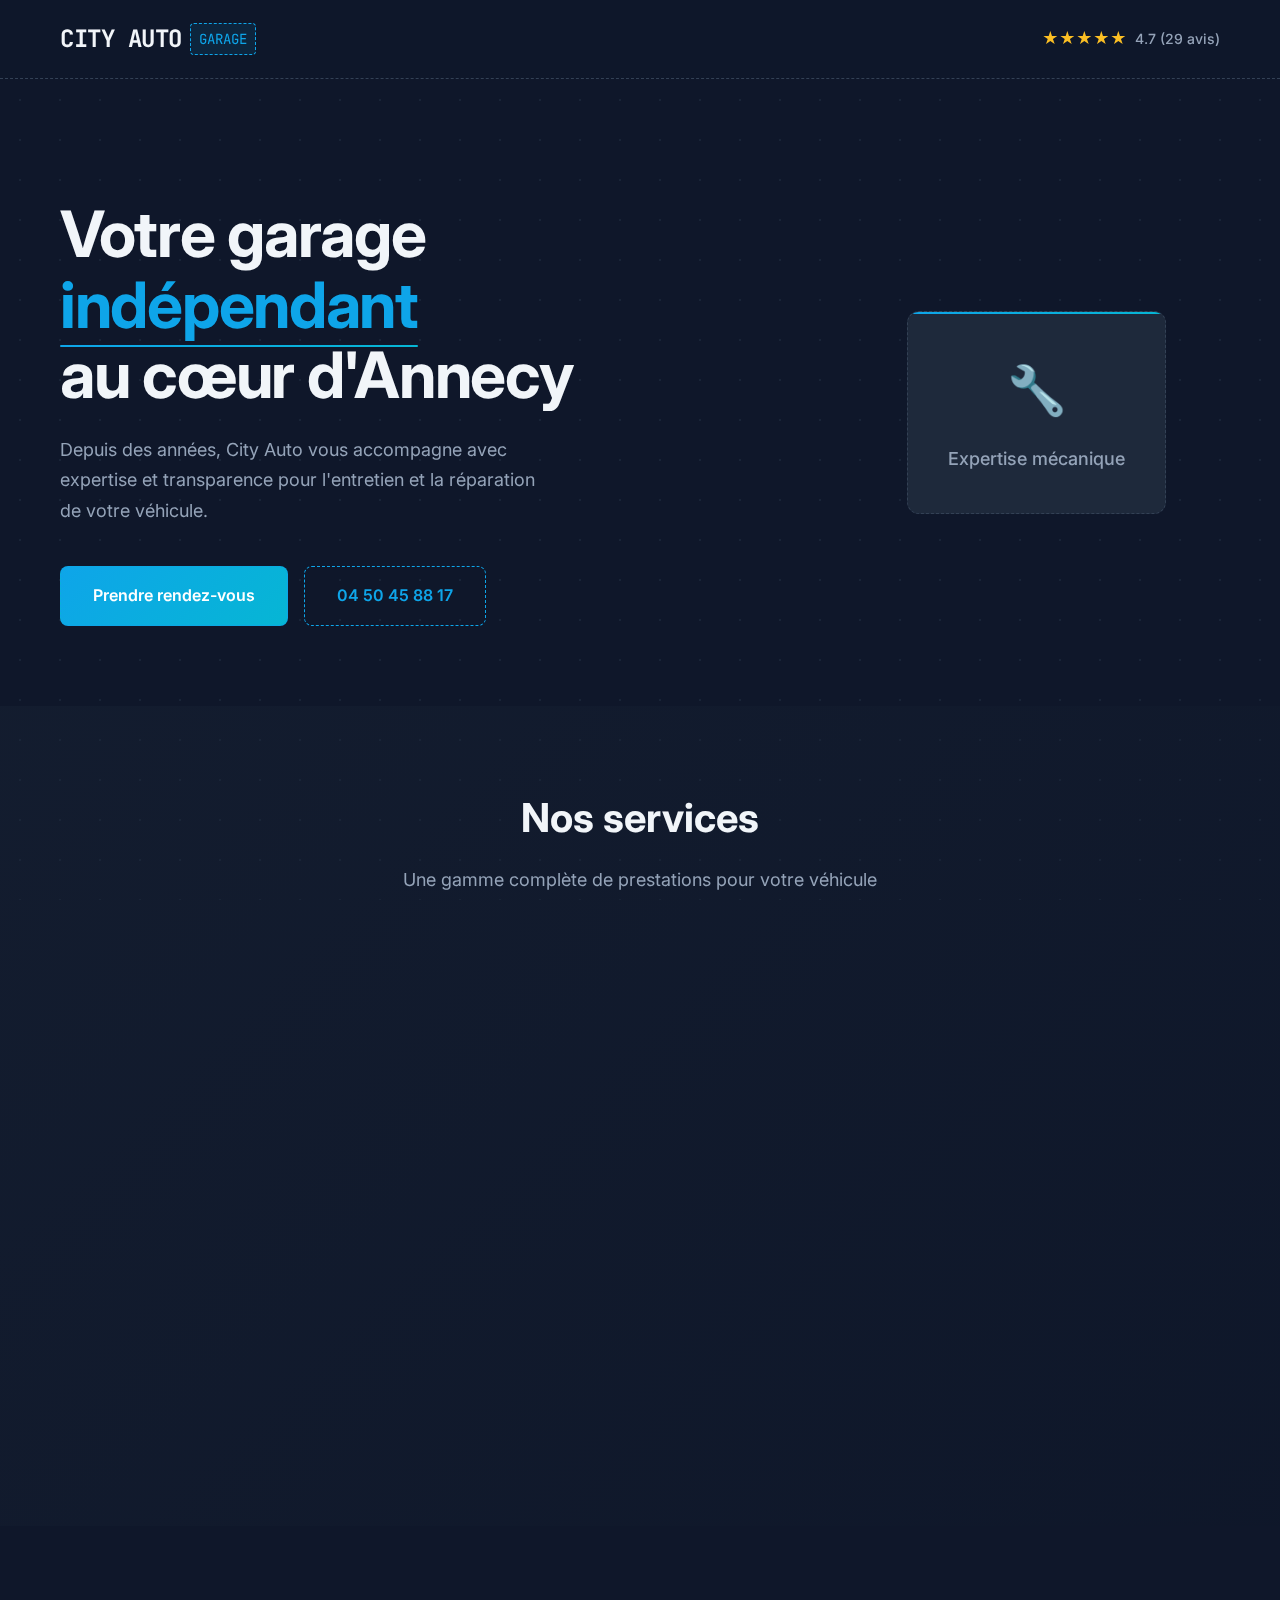
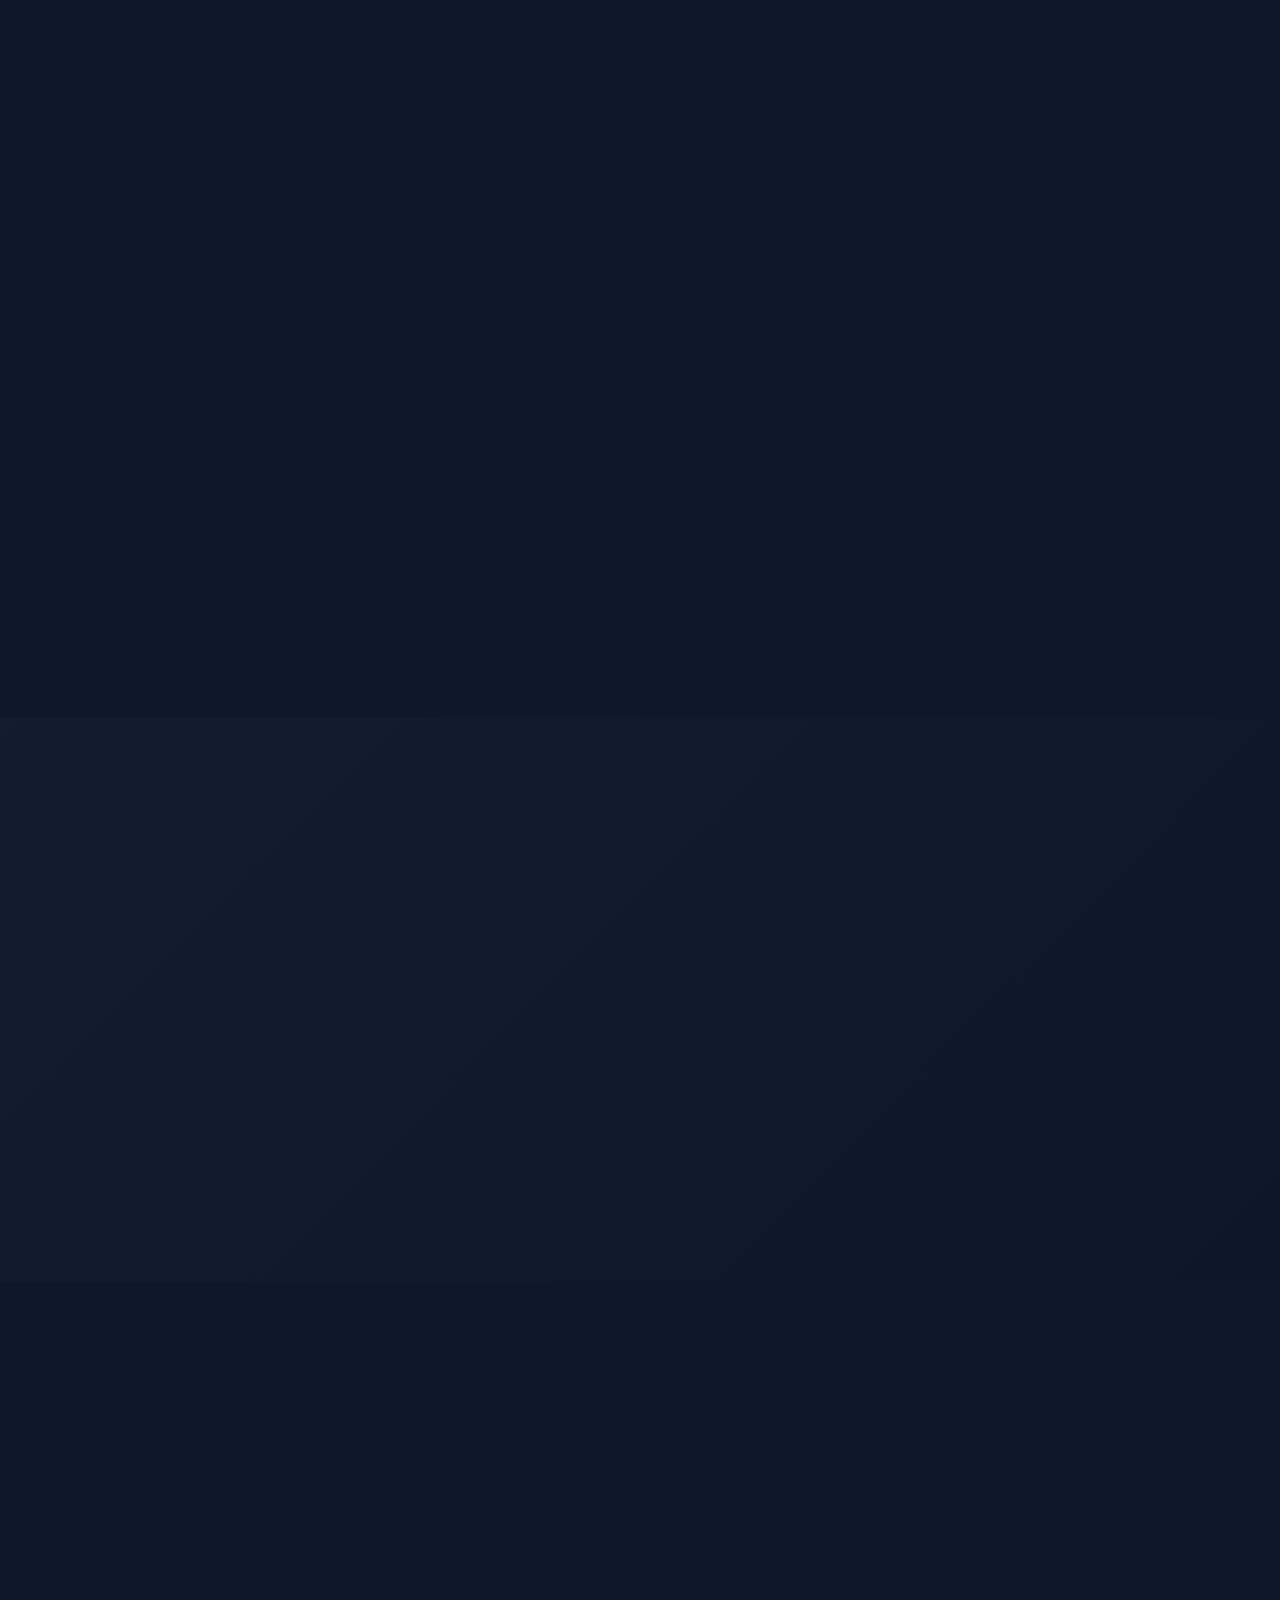
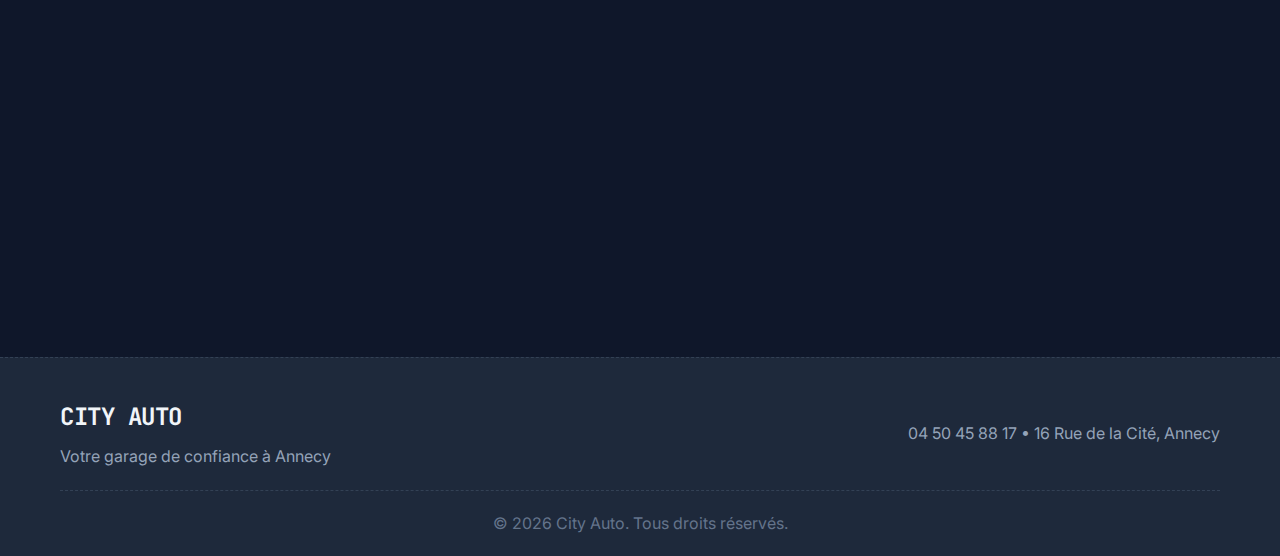
<file: city-auto/index.html>
<!DOCTYPE html>
<html lang="fr">
<head>
    <meta charset="UTF-8">
    <meta name="viewport" content="width=device-width, initial-scale=1.0">
    <title>City Auto - Garage Automobile Annecy</title>
    <meta name="description" content="City Auto, votre garage automobile indépendant à Annecy. Mécanique générale, entretien, diagnostic. 4.7★ - 04 50 45 88 17">
    
    <!-- AOS Library -->
    <link href="https://unpkg.com/aos@2.3.1/dist/aos.css" rel="stylesheet">
    
    <!-- Custom CSS -->
    <link rel="stylesheet" href="style.css">
    
    <!-- Google Fonts -->
    <link href="https://fonts.googleapis.com/css2?family=Inter:wght@300;400;500;600;700&display=swap" rel="stylesheet">
    <link href="https://fonts.googleapis.com/css2?family=JetBrains+Mono:wght@400;500&display=swap" rel="stylesheet">
</head>
<body>
    <!-- Header -->
    <header class="header">
        <div class="container">
            <div class="nav">
                <div class="logo">
                    <span class="logo-text">CITY AUTO</span>
                    <span class="logo-accent">GARAGE</span>
                </div>
                <div class="rating">
                    <span class="stars">★★★★★</span>
                    <span class="rating-text">4.7 (29 avis)</span>
                </div>
            </div>
        </div>
    </header>

    <!-- Hero Section -->
    <section class="hero">
        <div class="container">
            <div class="hero-content" data-aos="fade-up">
                <h1 class="hero-title">
                    Votre garage <span class="accent">indépendant</span><br>
                    au cœur d'Annecy
                </h1>
                <p class="hero-description">
                    Depuis des années, City Auto vous accompagne avec expertise et transparence 
                    pour l'entretien et la réparation de votre véhicule.
                </p>
                <div class="hero-cta">
                    <a href="#contact" class="btn-primary">Prendre rendez-vous</a>
                    <a href="tel:0450458817" class="btn-secondary">
                        <span>04 50 45 88 17</span>
                    </a>
                </div>
            </div>
            <div class="hero-visual" data-aos="fade-left" data-aos-delay="200">
                <div class="hero-card">
                    <div class="card-icon">🔧</div>
                    <div class="card-text">Expertise mécanique</div>
                </div>
            </div>
        </div>
    </section>

    <!-- Services Section -->
    <section class="services" id="services">
        <div class="container">
            <div class="section-header" data-aos="fade-up">
                <h2>Nos services</h2>
                <p>Une gamme complète de prestations pour votre véhicule</p>
            </div>
            
            <div class="services-grid">
                <div class="service-card" data-aos="fade-up" data-aos-delay="100">
                    <div class="service-icon">⚙️</div>
                    <h3>Mécanique générale</h3>
                    <p>Diagnostic et réparation de tous types de pannes mécaniques</p>
                </div>
                
                <div class="service-card" data-aos="fade-up" data-aos-delay="200">
                    <div class="service-icon">🔧</div>
                    <h3>Entretien courant</h3>
                    <p>Révisions périodiques et maintenance préventive de votre véhicule</p>
                </div>
                
                <div class="service-card" data-aos="fade-up" data-aos-delay="300">
                    <div class="service-icon">💻</div>
                    <h3>Diagnostic électronique</h3>
                    <p>Analyse complète des systèmes électroniques avec outils de pointe</p>
                </div>
                
                <div class="service-card" data-aos="fade-up" data-aos-delay="400">
                    <div class="service-icon">🛑</div>
                    <h3>Système de freinage</h3>
                    <p>Vérification et réparation complète du système de freinage</p>
                </div>
                
                <div class="service-card" data-aos="fade-up" data-aos-delay="500">
                    <div class="service-icon">🛢️</div>
                    <h3>Vidange & filtres</h3>
                    <p>Changement d'huile et remplacement des filtres selon constructeur</p>
                </div>
                
                <div class="service-card" data-aos="fade-up" data-aos-delay="600">
                    <div class="service-icon">✅</div>
                    <h3>Contrôle technique</h3>
                    <p>Préparation et accompagnement pour le contrôle technique</p>
                </div>
            </div>
        </div>
    </section>

    <!-- Why Us Section -->
    <section class="why-us">
        <div class="container">
            <div class="section-header" data-aos="fade-up">
                <h2>Pourquoi choisir City Auto ?</h2>
                <p>Les raisons de nous faire confiance</p>
            </div>
            
            <div class="features-grid">
                <div class="feature" data-aos="fade-right" data-aos-delay="100">
                    <div class="feature-icon">🏪</div>
                    <div class="feature-content">
                        <h3>Garage indépendant</h3>
                        <p>Liberté totale dans le choix des pièces et des tarifs, sans contrainte de réseau</p>
                    </div>
                </div>
                
                <div class="feature" data-aos="fade-right" data-aos-delay="200">
                    <div class="feature-icon">📍</div>
                    <div class="feature-content">
                        <h3>Proximité & accessibilité</h3>
                        <p>Situé en centre-ville d'Annecy, facilement accessible et proche de vous</p>
                    </div>
                </div>
                
                <div class="feature" data-aos="fade-right" data-aos-delay="300">
                    <div class="feature-icon">🤝</div>
                    <div class="feature-content">
                        <h3>Relation de confiance</h3>
                        <p>Transparence sur les interventions, devis détaillés et conseils personnalisés</p>
                    </div>
                </div>
            </div>
        </div>
    </section>

    <!-- Reviews Section -->
    <section class="reviews">
        <div class="container">
            <div class="section-header" data-aos="fade-up">
                <h2>Ce que disent nos clients</h2>
                <div class="rating-display">
                    <span class="rating-stars">★★★★★</span>
                    <span class="rating-score">4.7/5</span>
                    <span class="rating-count">basé sur 29 avis</span>
                </div>
            </div>
            
            <div class="reviews-grid">
                <div class="review-card" data-aos="fade-up" data-aos-delay="100">
                    <div class="review-stars">★★★★★</div>
                    <p>"Service impeccable, travail soigné et tarifs honnêtes. Je recommande vivement ce garage !"</p>
                    <div class="review-author">- Marie L.</div>
                </div>
                
                <div class="review-card" data-aos="fade-up" data-aos-delay="200">
                    <div class="review-stars">★★★★★</div>
                    <p>"Équipe professionnelle et à l'écoute. Mon véhicule est entre de bonnes mains."</p>
                    <div class="review-author">- Pierre D.</div>
                </div>
                
                <div class="review-card" data-aos="fade-up" data-aos-delay="300">
                    <div class="review-stars">★★★★★</div>
                    <p>"Diagnostic rapide et précis. Intervention efficace, je reviendrai sans hésiter."</p>
                    <div class="review-author">- Sophie M.</div>
                </div>
            </div>
        </div>
    </section>

    <!-- Contact Section -->
    <section class="contact" id="contact">
        <div class="container">
            <div class="section-header" data-aos="fade-up">
                <h2>Nous contacter</h2>
                <p>Prenez rendez-vous ou venez nous rendre visite</p>
            </div>
            
            <div class="contact-content">
                <div class="contact-info" data-aos="fade-right">
                    <div class="contact-item">
                        <div class="contact-icon">📞</div>
                        <div>
                            <h3>Téléphone</h3>
                            <a href="tel:0450458817" class="contact-link">04 50 45 88 17</a>
                        </div>
                    </div>
                    
                    <div class="contact-item">
                        <div class="contact-icon">📍</div>
                        <div>
                            <h3>Adresse</h3>
                            <p>16 Rue de la Cité<br>74000 Annecy</p>
                            <a href="https://www.google.com/maps/search/City+Auto+annecy" target="_blank" class="contact-link">
                                Voir sur Google Maps
                            </a>
                        </div>
                    </div>
                    
                    <div class="contact-item">
                        <div class="contact-icon">⏰</div>
                        <div>
                            <h3>Horaires</h3>
                            <p>Du lundi au vendredi<br>8h00 - 18h00</p>
                        </div>
                    </div>
                </div>
                
                <div class="contact-map" data-aos="fade-left">
                    <iframe 
                        src="https://maps.google.com/maps?q=16+Rue+de+la+Cité+Annecy&output=embed"
                        width="100%" 
                        height="300" 
                        style="border:0;" 
                        allowfullscreen="" 
                        loading="lazy" 
                        referrerpolicy="no-referrer-when-downgrade">
                    </iframe>
                </div>
            </div>
        </div>
    </section>

    <!-- Footer -->
    <footer class="footer">
        <div class="container">
            <div class="footer-content">
                <div class="footer-brand">
                    <span class="logo-text">CITY AUTO</span>
                    <p>Votre garage de confiance à Annecy</p>
                </div>
                <div class="footer-contact">
                    <p>04 50 45 88 17 • 16 Rue de la Cité, Annecy</p>
                </div>
            </div>
            <div class="footer-bottom">
                <p>&copy; 2026 City Auto. Tous droits réservés.</p>
            </div>
        </div>
    </footer>

    <!-- AOS Library -->
    <script src="https://unpkg.com/aos@2.3.1/dist/aos.js"></script>
    <!-- Custom JS -->
    <script src="script.js"></script>
</body>
</html>
</file>
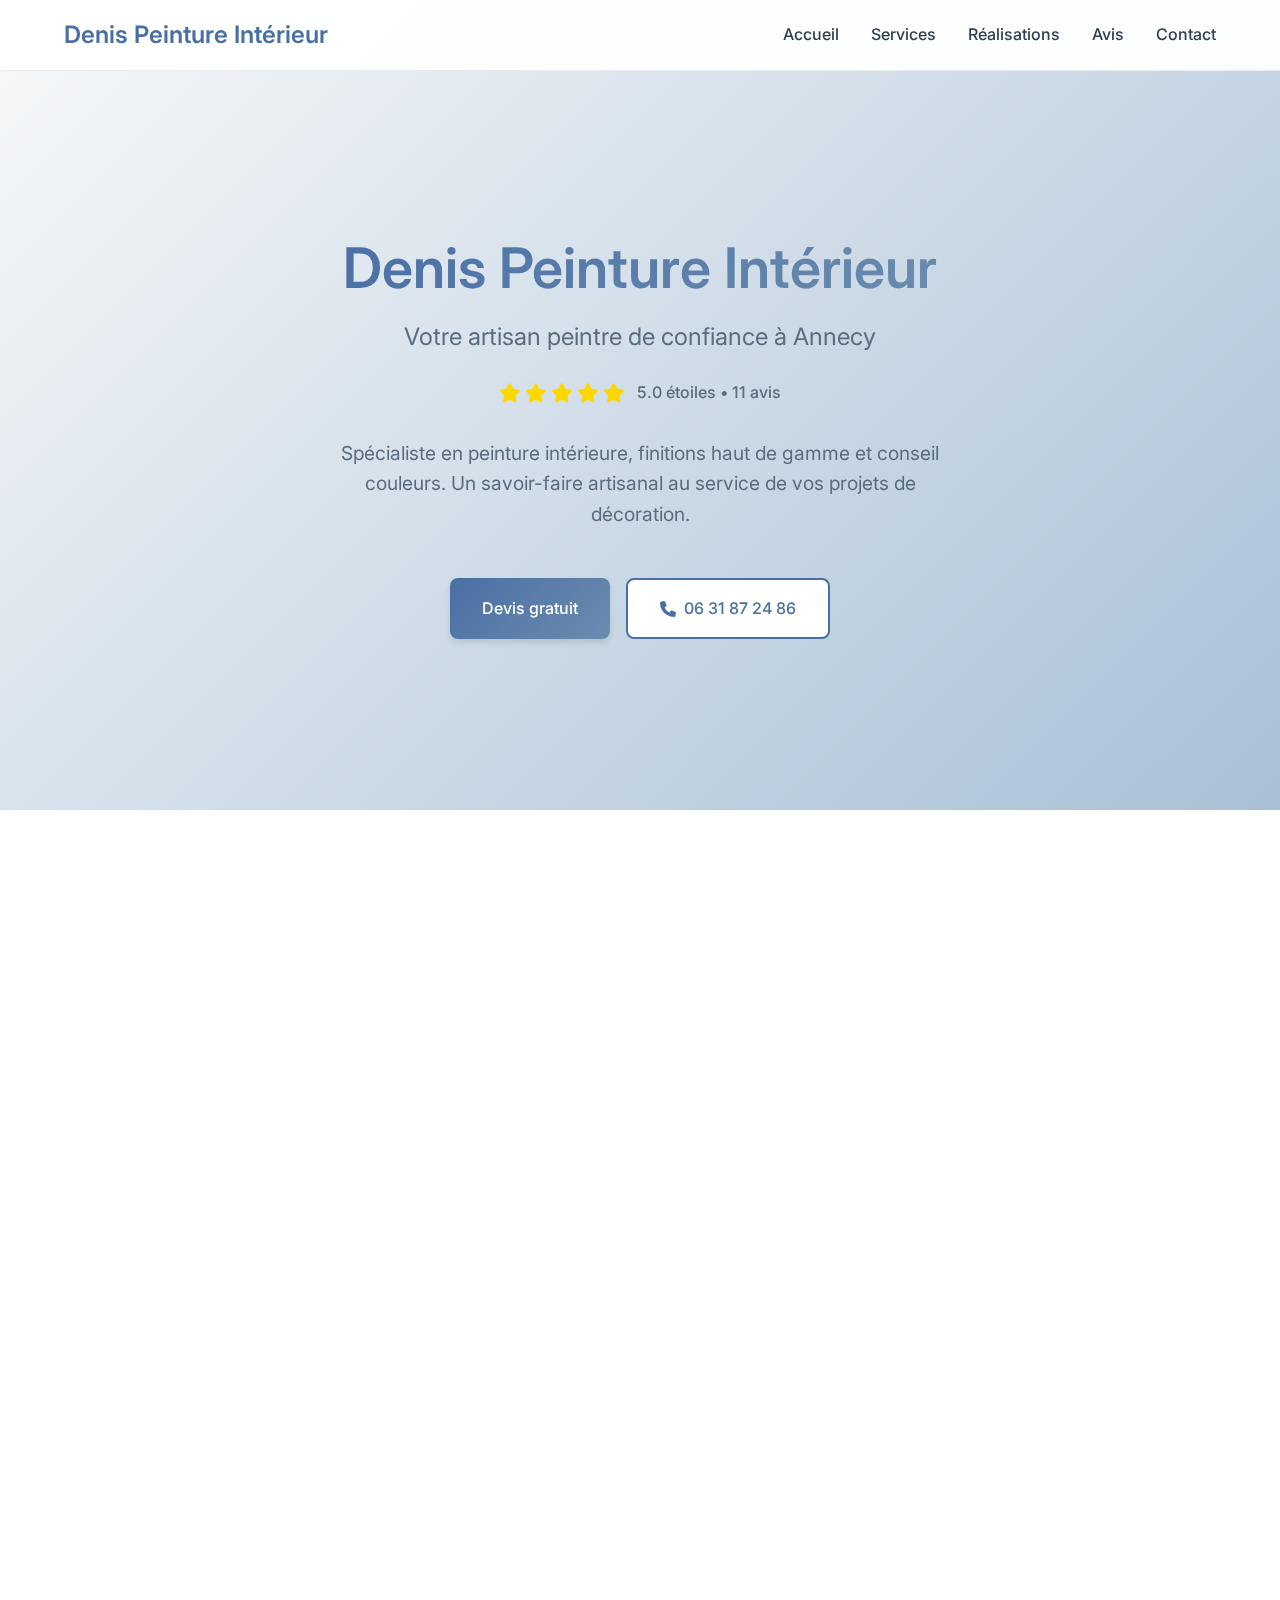
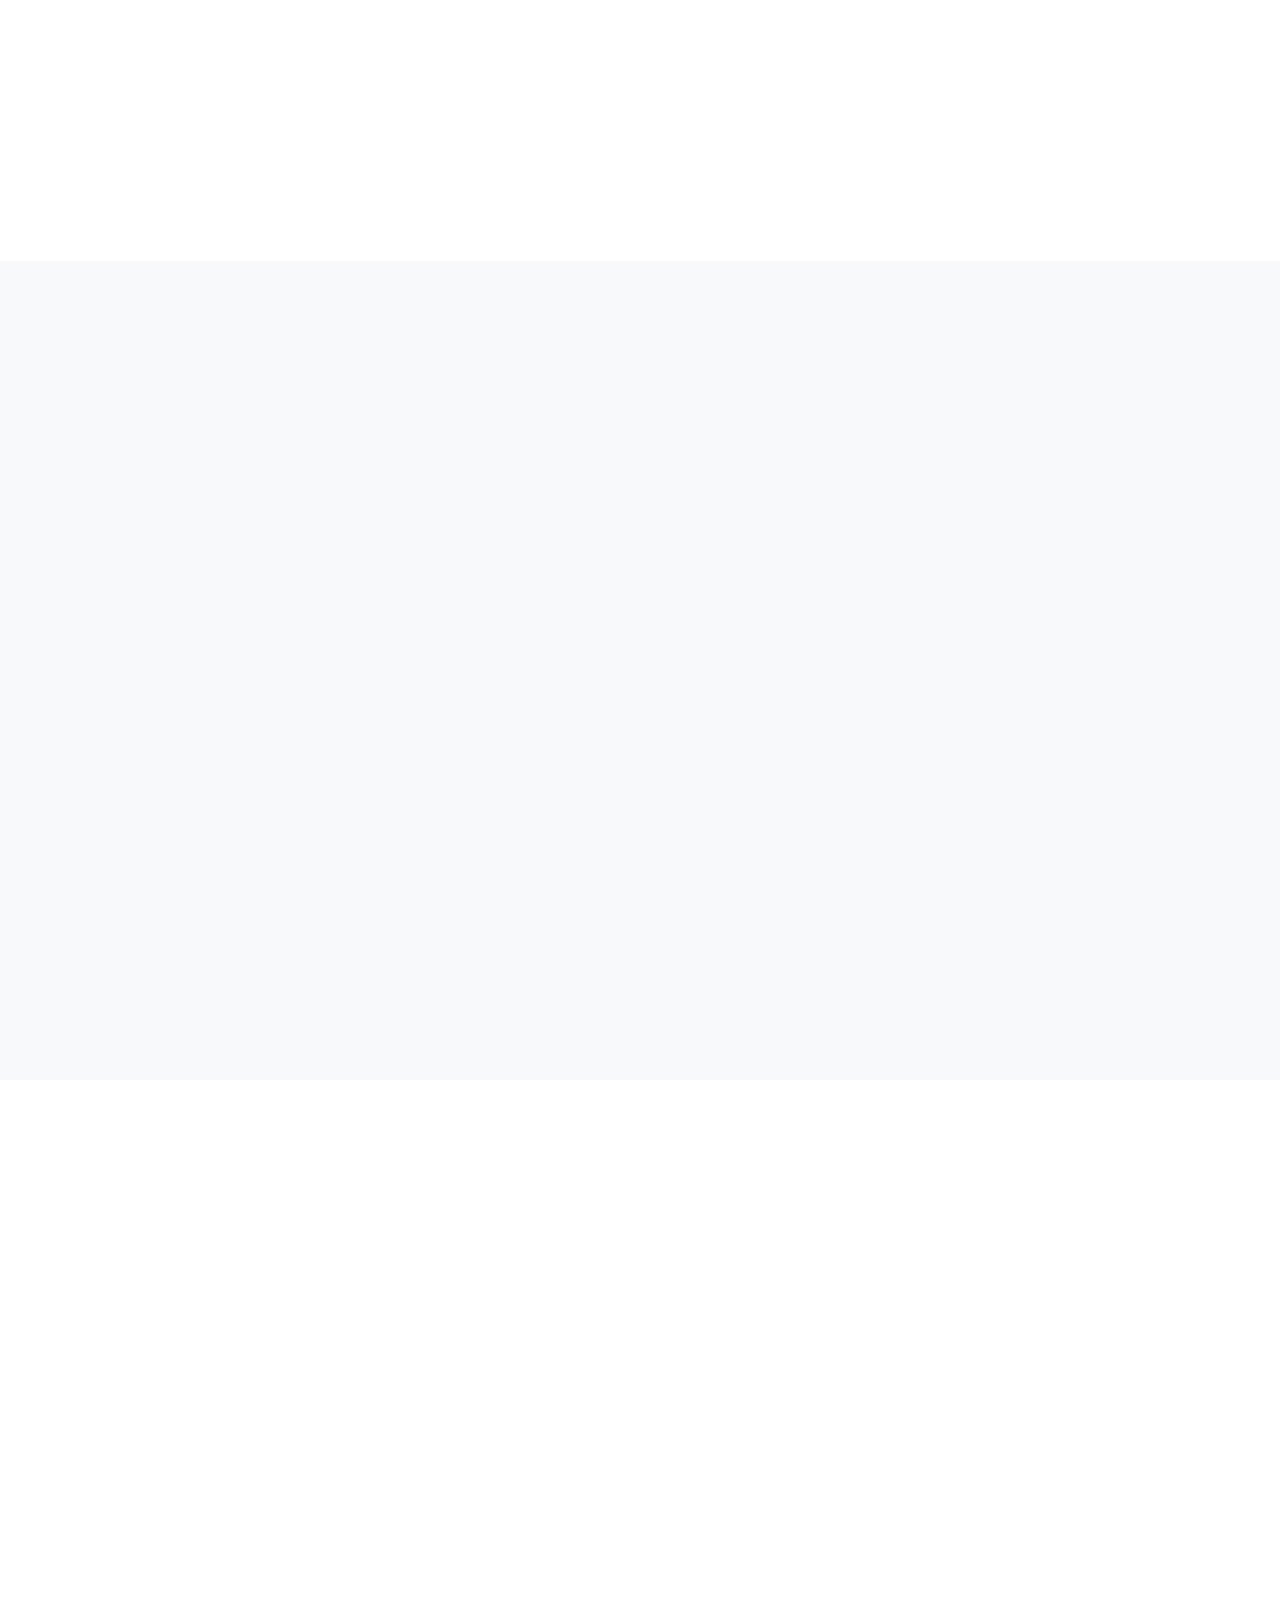
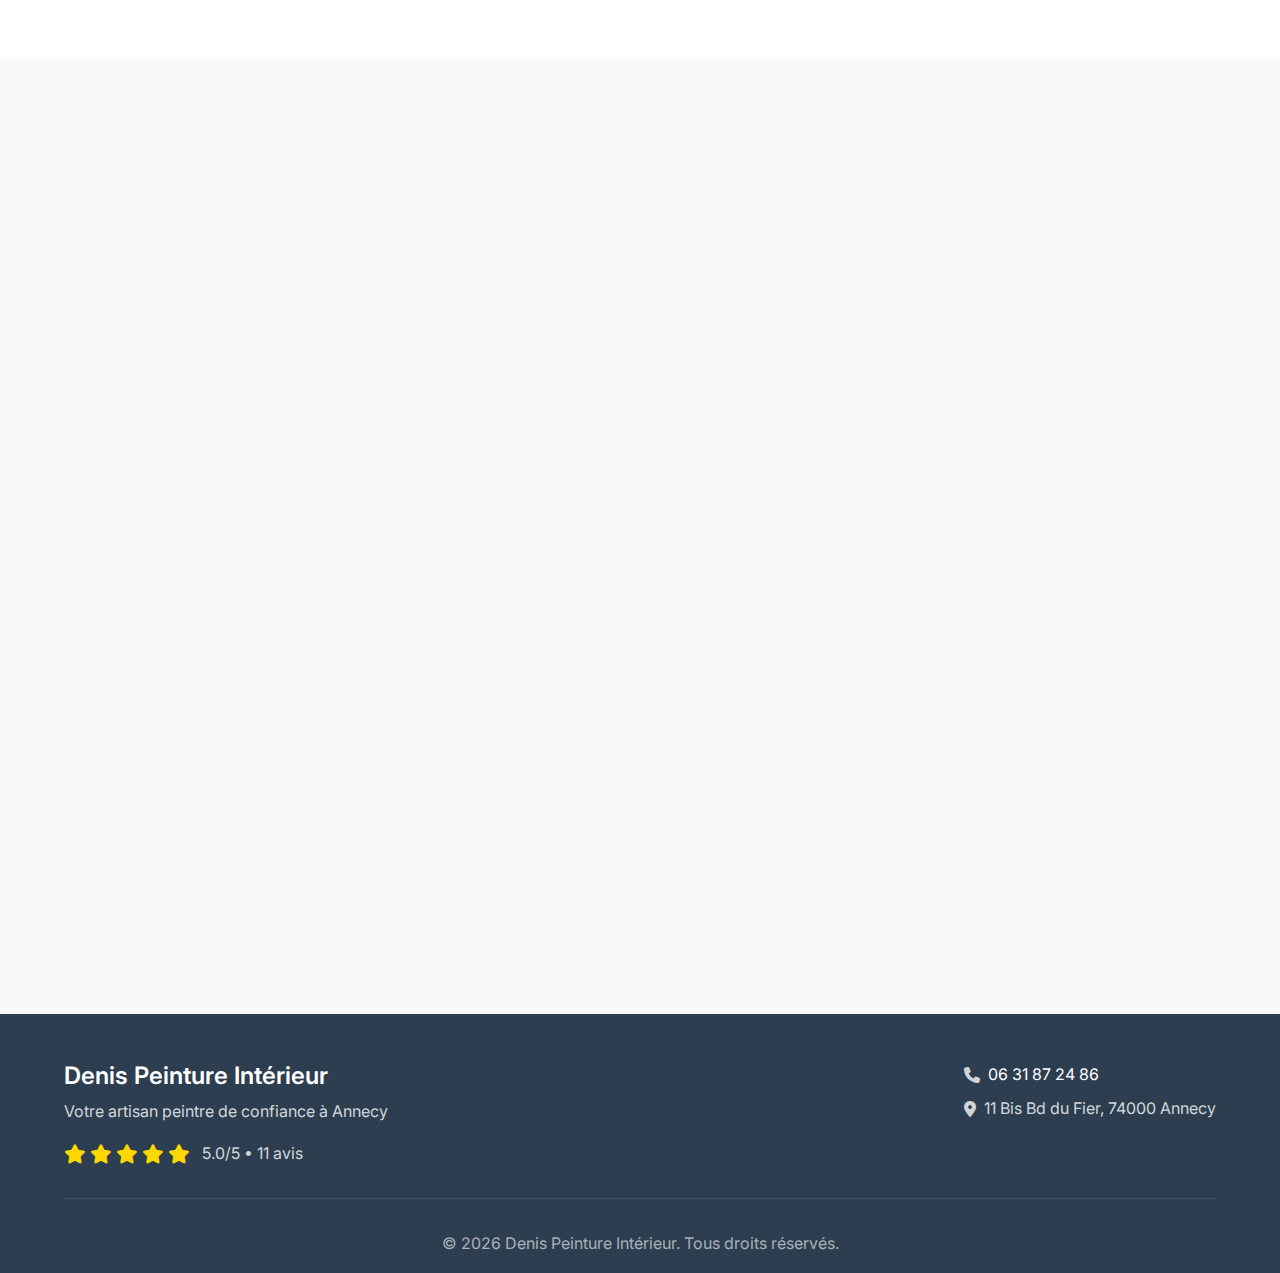
<file: denis-peinture/index.html>
<!DOCTYPE html>
<html lang="fr">
<head>
    <meta charset="UTF-8">
    <meta name="viewport" content="width=device-width, initial-scale=1.0">
    <title>Denis Peinture Intérieur - Peintre professionnel à Annecy</title>
    <meta name="description" content="Denis Peinture Intérieur, peintre professionnel à Annecy. 5 étoiles, 11 avis. Peinture intérieure, finitions, enduits décoratifs, conseil couleurs.">
    
    <!-- AOS (Animate On Scroll) CSS -->
    <link href="https://unpkg.com/aos@2.3.1/dist/aos.css" rel="stylesheet">
    
    <!-- Custom CSS -->
    <link rel="stylesheet" href="style.css">
    
    <!-- Google Fonts -->
    <link rel="preconnect" href="https://fonts.googleapis.com">
    <link rel="preconnect" href="https://fonts.gstatic.com" crossorigin>
    <link href="https://fonts.googleapis.com/css2?family=Inter:wght@300;400;500;600&display=swap" rel="stylesheet">
    
    <!-- Font Awesome Icons -->
    <link rel="stylesheet" href="https://cdnjs.cloudflare.com/ajax/libs/font-awesome/6.0.0/css/all.min.css">
</head>
<body>
    <!-- Navigation -->
    <nav class="navbar" id="navbar">
        <div class="nav-container">
            <div class="nav-logo">
                <h3>Denis Peinture Intérieur</h3>
            </div>
            <ul class="nav-menu" id="nav-menu">
                <li><a href="#accueil" class="nav-link">Accueil</a></li>
                <li><a href="#services" class="nav-link">Services</a></li>
                <li><a href="#realisations" class="nav-link">Réalisations</a></li>
                <li><a href="#avis" class="nav-link">Avis</a></li>
                <li><a href="#contact" class="nav-link">Contact</a></li>
            </ul>
            <div class="hamburger" id="hamburger">
                <span class="bar"></span>
                <span class="bar"></span>
                <span class="bar"></span>
            </div>
        </div>
    </nav>

    <!-- Hero Section -->
    <section id="accueil" class="hero">
        <div class="hero-container">
            <div class="hero-content" data-aos="fade-up" data-aos-duration="1000">
                <h1 class="hero-title">Denis Peinture Intérieur</h1>
                <p class="hero-subtitle">Votre artisan peintre de confiance à Annecy</p>
                <div class="hero-rating">
                    <div class="stars">
                        <i class="fas fa-star"></i>
                        <i class="fas fa-star"></i>
                        <i class="fas fa-star"></i>
                        <i class="fas fa-star"></i>
                        <i class="fas fa-star"></i>
                    </div>
                    <span class="rating-text">5.0 étoiles • 11 avis</span>
                </div>
                <p class="hero-description">
                    Spécialiste en peinture intérieure, finitions haut de gamme et conseil couleurs. 
                    Un savoir-faire artisanal au service de vos projets de décoration.
                </p>
                <div class="hero-cta">
                    <a href="#contact" class="btn-primary">Devis gratuit</a>
                    <a href="tel:0631872486" class="btn-secondary">
                        <i class="fas fa-phone"></i>
                        06 31 87 24 86
                    </a>
                </div>
            </div>
        </div>
    </section>

    <!-- Services Section -->
    <section id="services" class="services">
        <div class="container">
            <div class="section-header" data-aos="fade-up">
                <h2>Nos Services</h2>
                <p>Des prestations de qualité pour tous vos projets de peinture intérieure</p>
            </div>
            
            <div class="services-grid">
                <div class="service-card" data-aos="fade-up" data-aos-delay="100">
                    <div class="service-icon">
                        <i class="fas fa-paint-roller"></i>
                    </div>
                    <h3>Peinture Intérieure</h3>
                    <p>Peinture de murs, plafonds et boiseries avec des finitions impeccables. Préparation soignée et application professionnelle.</p>
                </div>
                
                <div class="service-card" data-aos="fade-up" data-aos-delay="200">
                    <div class="service-icon">
                        <i class="fas fa-magic"></i>
                    </div>
                    <h3>Finitions Décoratives</h3>
                    <p>Techniques décoratives spécialisées pour créer des ambiances uniques : patines, effets matière, textures personnalisées.</p>
                </div>
                
                <div class="service-card" data-aos="fade-up" data-aos-delay="300">
                    <div class="service-icon">
                        <i class="fas fa-layer-group"></i>
                    </div>
                    <h3>Enduits Décoratifs</h3>
                    <p>Application d'enduits décoratifs pour donner du relief et de la profondeur à vos murs intérieurs.</p>
                </div>
                
                <div class="service-card" data-aos="fade-up" data-aos-delay="400">
                    <div class="service-icon">
                        <i class="fas fa-home"></i>
                    </div>
                    <h3>Ravalement</h3>
                    <p>Remise en état et protection de vos façades extérieures avec des techniques adaptées au climat alpin.</p>
                </div>
                
                <div class="service-card" data-aos="fade-up" data-aos-delay="500">
                    <div class="service-icon">
                        <i class="fas fa-palette"></i>
                    </div>
                    <h3>Conseil Couleurs</h3>
                    <p>Accompagnement personnalisé dans le choix de vos couleurs et harmonies pour créer l'ambiance souhaitée.</p>
                </div>
                
                <div class="service-card" data-aos="fade-up" data-aos-delay="600">
                    <div class="service-icon">
                        <i class="fas fa-tools"></i>
                    </div>
                    <h3>Préparation & Rénovation</h3>
                    <p>Préparation minutieuse des supports, rebouchage, ponçage et traitement des surfaces avant application.</p>
                </div>
            </div>
        </div>
    </section>

    <!-- Réalisations Section -->
    <section id="realisations" class="portfolio">
        <div class="container">
            <div class="section-header" data-aos="fade-up">
                <h2>Nos Réalisations</h2>
                <p>Découvrez quelques-unes de nos interventions récentes</p>
            </div>
            
            <div class="portfolio-grid">
                <div class="portfolio-item" data-aos="zoom-in" data-aos-delay="100">
                    <div class="portfolio-image">
                        <div class="placeholder-image">
                            <i class="fas fa-camera"></i>
                            <p>Salon moderne<br>Annecy Centre</p>
                        </div>
                    </div>
                </div>
                
                <div class="portfolio-item" data-aos="zoom-in" data-aos-delay="200">
                    <div class="portfolio-image">
                        <div class="placeholder-image">
                            <i class="fas fa-camera"></i>
                            <p>Chambre enfant<br>Seynod</p>
                        </div>
                    </div>
                </div>
                
                <div class="portfolio-item" data-aos="zoom-in" data-aos-delay="300">
                    <div class="portfolio-image">
                        <div class="placeholder-image">
                            <i class="fas fa-camera"></i>
                            <p>Bureau moderne<br>Cran-Gevrier</p>
                        </div>
                    </div>
                </div>
                
                <div class="portfolio-item" data-aos="zoom-in" data-aos-delay="400">
                    <div class="portfolio-image">
                        <div class="placeholder-image">
                            <i class="fas fa-camera"></i>
                            <p>Cuisine ouverte<br>Annecy-le-Vieux</p>
                        </div>
                    </div>
                </div>
                
                <div class="portfolio-item" data-aos="zoom-in" data-aos-delay="500">
                    <div class="portfolio-image">
                        <div class="placeholder-image">
                            <i class="fas fa-camera"></i>
                            <p>Salle de bain<br>Meythet</p>
                        </div>
                    </div>
                </div>
                
                <div class="portfolio-item" data-aos="zoom-in" data-aos-delay="600">
                    <div class="portfolio-image">
                        <div class="placeholder-image">
                            <i class="fas fa-camera"></i>
                            <p>Façade villa<br>Talloires</p>
                        </div>
                    </div>
                </div>
            </div>
        </div>
    </section>

    <!-- Reviews Section -->
    <section id="avis" class="reviews">
        <div class="container">
            <div class="section-header" data-aos="fade-up">
                <h2>Avis Clients</h2>
                <div class="overall-rating">
                    <div class="stars">
                        <i class="fas fa-star"></i>
                        <i class="fas fa-star"></i>
                        <i class="fas fa-star"></i>
                        <i class="fas fa-star"></i>
                        <i class="fas fa-star"></i>
                    </div>
                    <span>5.0/5 • 11 avis Google</span>
                </div>
            </div>
            
            <div class="reviews-grid">
                <div class="review-card" data-aos="fade-up" data-aos-delay="100">
                    <div class="review-stars">
                        <i class="fas fa-star"></i>
                        <i class="fas fa-star"></i>
                        <i class="fas fa-star"></i>
                        <i class="fas fa-star"></i>
                        <i class="fas fa-star"></i>
                    </div>
                    <p class="review-text">"Travail impeccable et très professionnel. Denis a su nous conseiller sur les couleurs et le rendu est parfait. Je recommande vivement !"</p>
                    <div class="review-author">
                        <strong>Marie L.</strong>
                        <span>Annecy Centre</span>
                    </div>
                </div>
                
                <div class="review-card" data-aos="fade-up" data-aos-delay="200">
                    <div class="review-stars">
                        <i class="fas fa-star"></i>
                        <i class="fas fa-star"></i>
                        <i class="fas fa-star"></i>
                        <i class="fas fa-star"></i>
                        <i class="fas fa-star"></i>
                    </div>
                    <p class="review-text">"Ponctuel, soigneux et à l'écoute. La préparation des murs était parfaite et la finition est de qualité. Merci Denis !"</p>
                    <div class="review-author">
                        <strong>Thomas M.</strong>
                        <span>Seynod</span>
                    </div>
                </div>
                
                <div class="review-card" data-aos="fade-up" data-aos-delay="300">
                    <div class="review-stars">
                        <i class="fas fa-star"></i>
                        <i class="fas fa-star"></i>
                        <i class="fas fa-star"></i>
                        <i class="fas fa-star"></i>
                        <i class="fas fa-star"></i>
                    </div>
                    <p class="review-text">"Excellent artisan, très bon conseil sur le choix des couleurs. Travail rapide et propre. Prix très correct pour la qualité."</p>
                    <div class="review-author">
                        <strong>Sophie D.</strong>
                        <span>Annecy-le-Vieux</span>
                    </div>
                </div>
            </div>
        </div>
    </section>

    <!-- Contact Section -->
    <section id="contact" class="contact">
        <div class="container">
            <div class="section-header" data-aos="fade-up">
                <h2>Contact</h2>
                <p>Parlons de votre projet</p>
            </div>
            
            <div class="contact-content">
                <div class="contact-info" data-aos="fade-right" data-aos-delay="100">
                    <div class="contact-item">
                        <div class="contact-icon">
                            <i class="fas fa-phone"></i>
                        </div>
                        <div>
                            <h3>Téléphone</h3>
                            <p><a href="tel:0631872486">06 31 87 24 86</a></p>
                        </div>
                    </div>
                    
                    <div class="contact-item">
                        <div class="contact-icon">
                            <i class="fas fa-map-marker-alt"></i>
                        </div>
                        <div>
                            <h3>Adresse</h3>
                            <p>11 Bis Bd du Fier<br>74000 Annecy</p>
                        </div>
                    </div>
                    
                    <div class="contact-item">
                        <div class="contact-icon">
                            <i class="fas fa-clock"></i>
                        </div>
                        <div>
                            <h3>Horaires</h3>
                            <p>Lun - Ven : 8h - 18h<br>Sam : 8h - 12h</p>
                        </div>
                    </div>
                    
                    <div class="contact-item">
                        <div class="contact-icon">
                            <i class="fas fa-star"></i>
                        </div>
                        <div>
                            <h3>Zone d'intervention</h3>
                            <p>Annecy et agglomération<br>Rayon 20km</p>
                        </div>
                    </div>
                    
                    <div class="cta-section">
                        <h3>Demandez votre devis gratuit</h3>
                        <p>Intervention rapide • Devis détaillé • Conseils personnalisés</p>
                        <a href="tel:0631872486" class="btn-primary">
                            <i class="fas fa-phone"></i>
                            Appeler maintenant
                        </a>
                    </div>
                </div>
                
                <div class="contact-map" data-aos="fade-left" data-aos-delay="200">
                    <iframe 
                        src="https://www.google.com/maps/embed?pb=!1m18!1m12!1m3!1d11132.736588345397!2d6.11584!3d45.9089!2m3!1f0!2f0!3f0!3m2!1i1024!2i768!4f13.1!3m3!1m2!1s0x478b8f5b9b8e1c1b%3A0x1e8b5f3a9c7e2b6c!2s11%20Bis%20Bd%20du%20Fier%2C%2074000%20Annecy%2C%20France!5e0!3m2!1sfr!2sfr!4v1625659200000!5m2!1sfr!2sfr" 
                        width="100%" 
                        height="400" 
                        style="border:0;" 
                        allowfullscreen="" 
                        loading="lazy" 
                        referrerpolicy="no-referrer-when-downgrade">
                    </iframe>
                </div>
            </div>
        </div>
    </section>

    <!-- Footer -->
    <footer class="footer">
        <div class="container">
            <div class="footer-content">
                <div class="footer-left">
                    <h3>Denis Peinture Intérieur</h3>
                    <p>Votre artisan peintre de confiance à Annecy</p>
                    <div class="footer-rating">
                        <div class="stars">
                            <i class="fas fa-star"></i>
                            <i class="fas fa-star"></i>
                            <i class="fas fa-star"></i>
                            <i class="fas fa-star"></i>
                            <i class="fas fa-star"></i>
                        </div>
                        <span>5.0/5 • 11 avis</span>
                    </div>
                </div>
                <div class="footer-right">
                    <div class="footer-contact">
                        <p><i class="fas fa-phone"></i> <a href="tel:0631872486">06 31 87 24 86</a></p>
                        <p><i class="fas fa-map-marker-alt"></i> 11 Bis Bd du Fier, 74000 Annecy</p>
                    </div>
                </div>
            </div>
            <div class="footer-bottom">
                <p>&copy; 2026 Denis Peinture Intérieur. Tous droits réservés.</p>
            </div>
        </div>
    </footer>

    <!-- AOS (Animate On Scroll) JS -->
    <script src="https://unpkg.com/aos@2.3.1/dist/aos.js"></script>
    
    <!-- Custom JS -->
    <script src="script.js"></script>
</body>
</html>
</file>
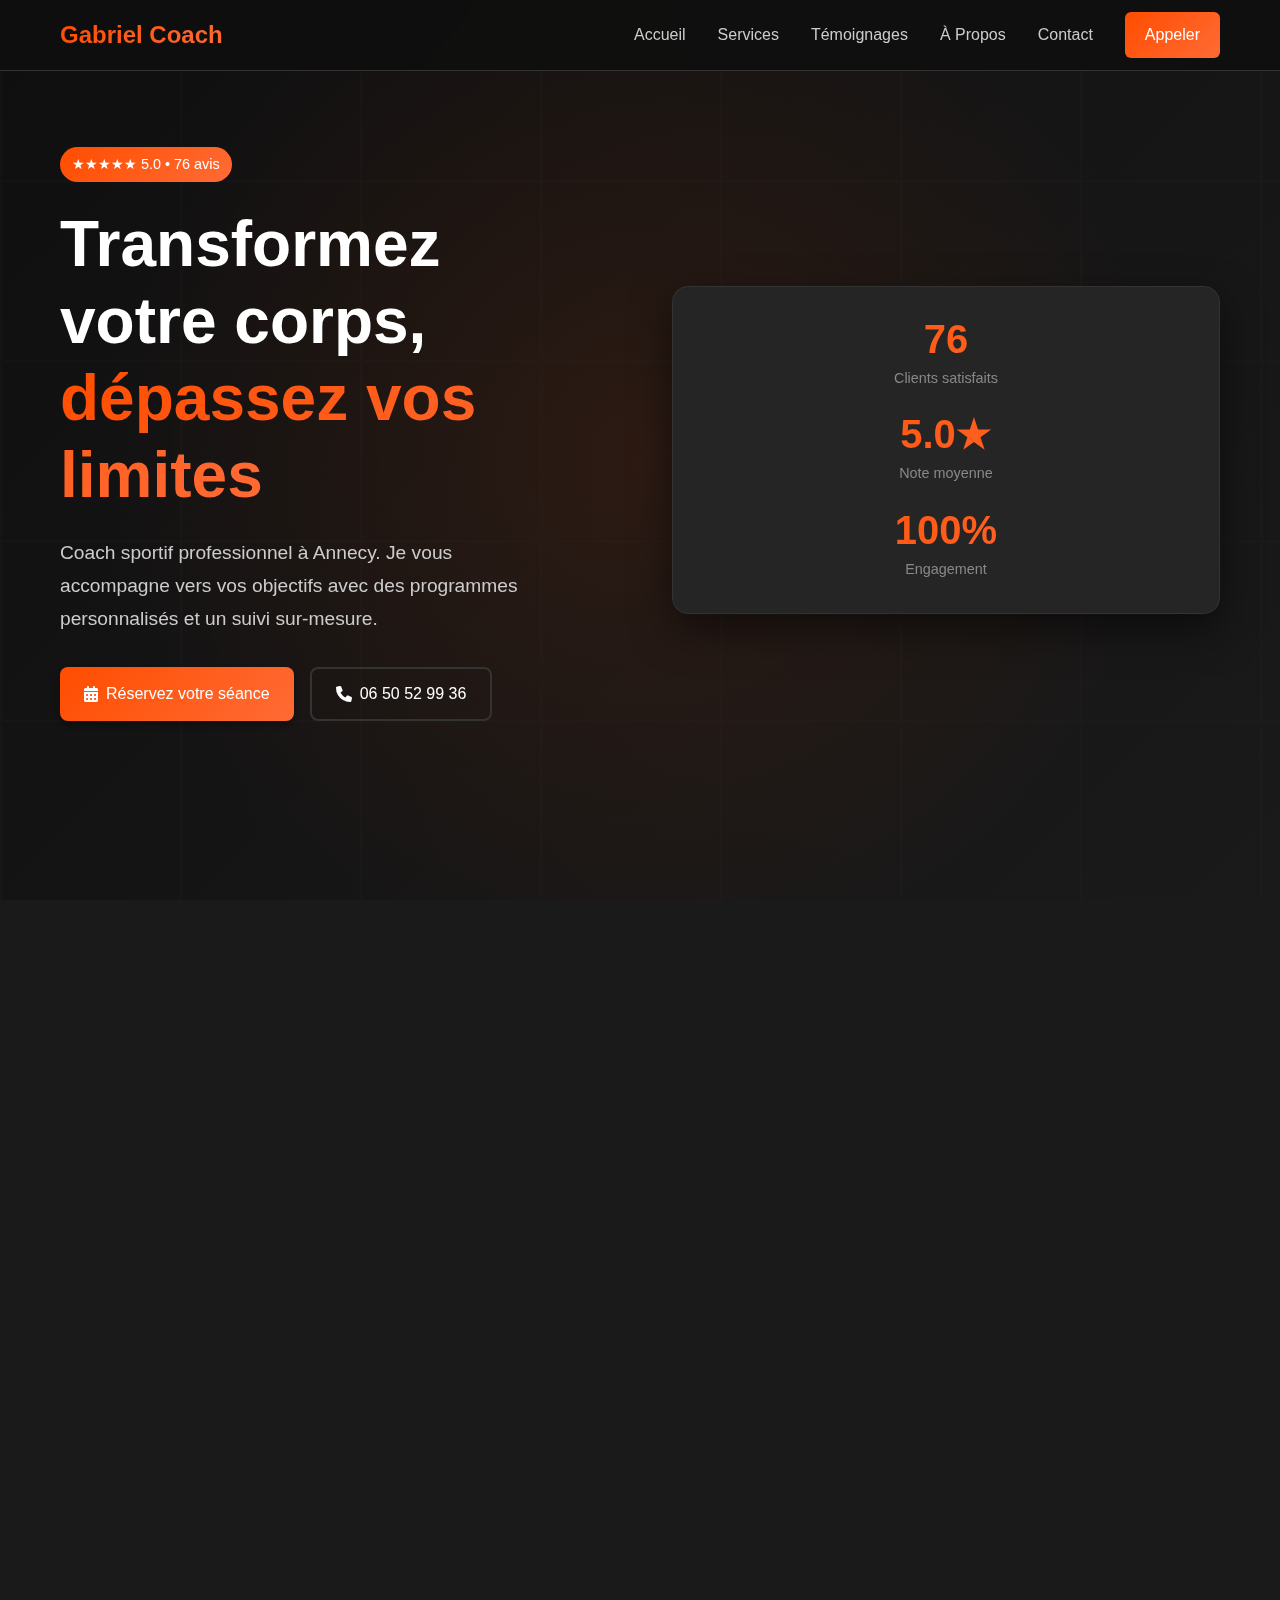
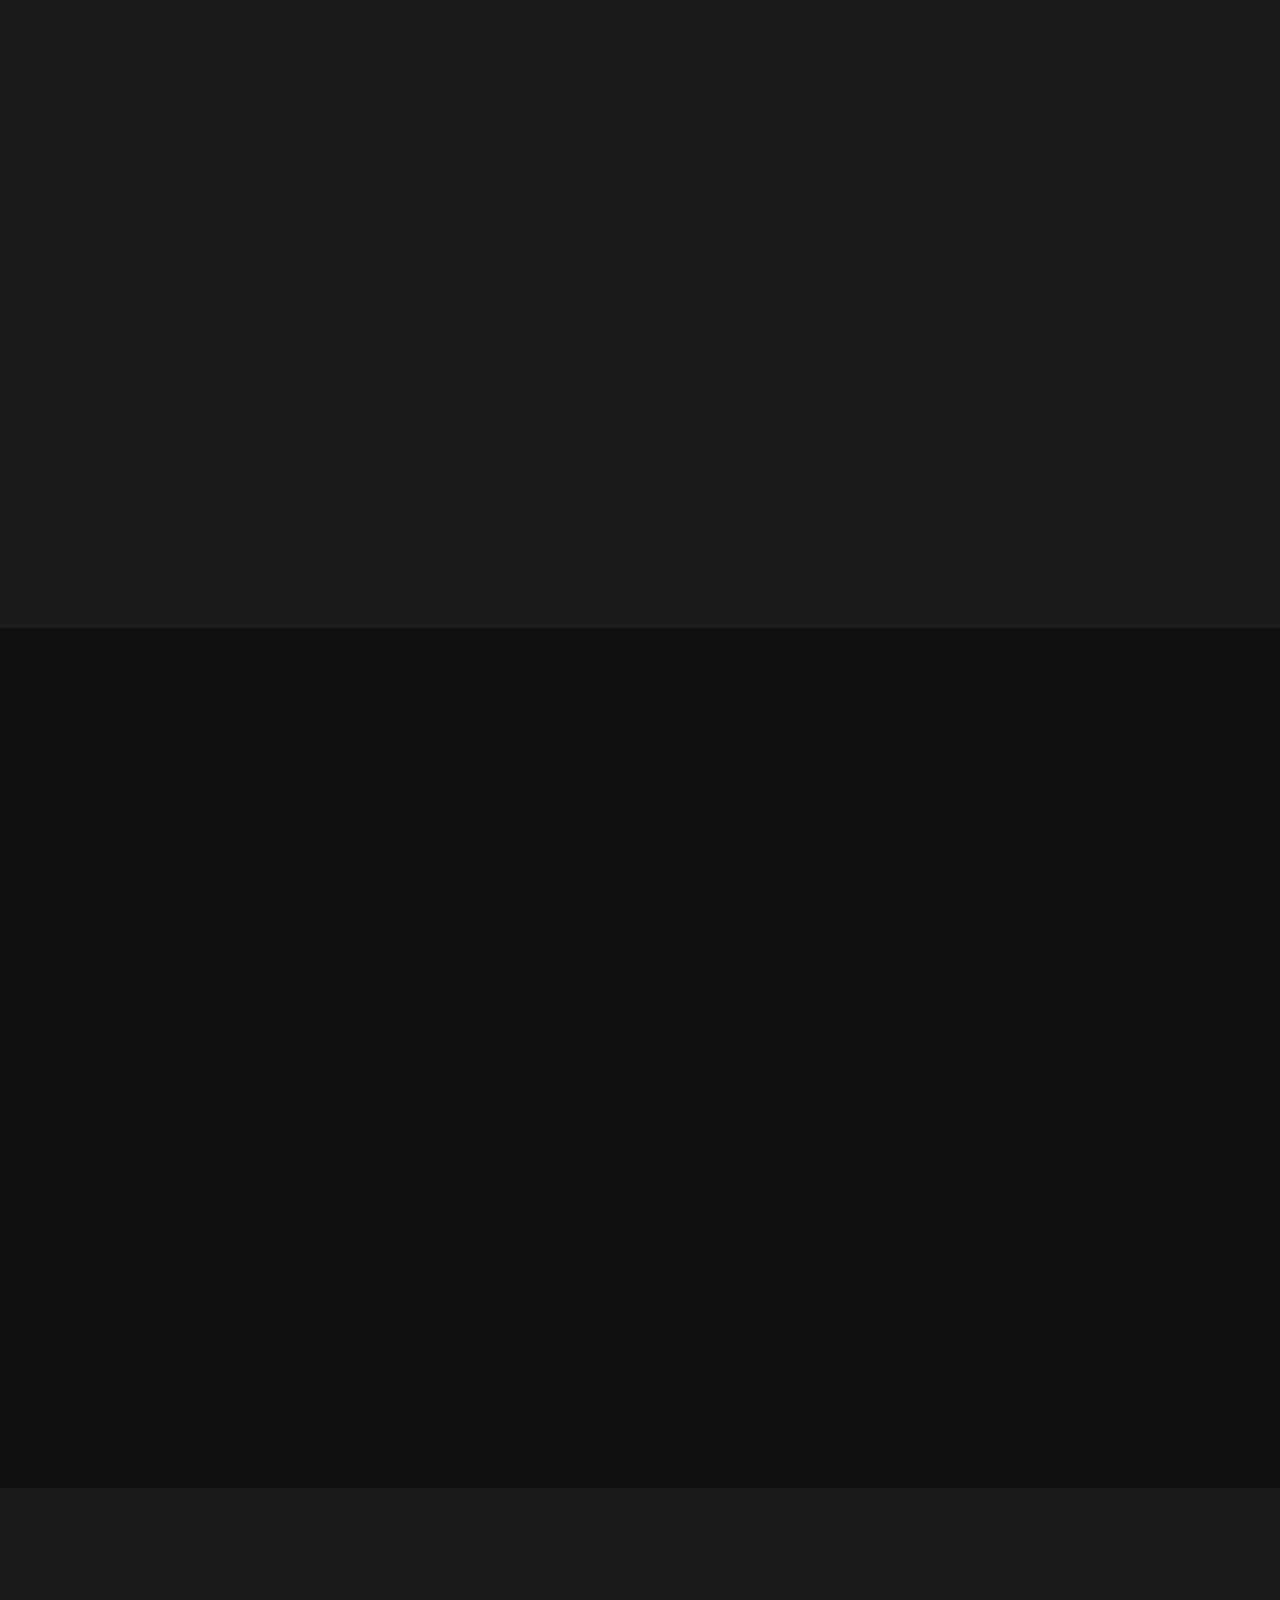
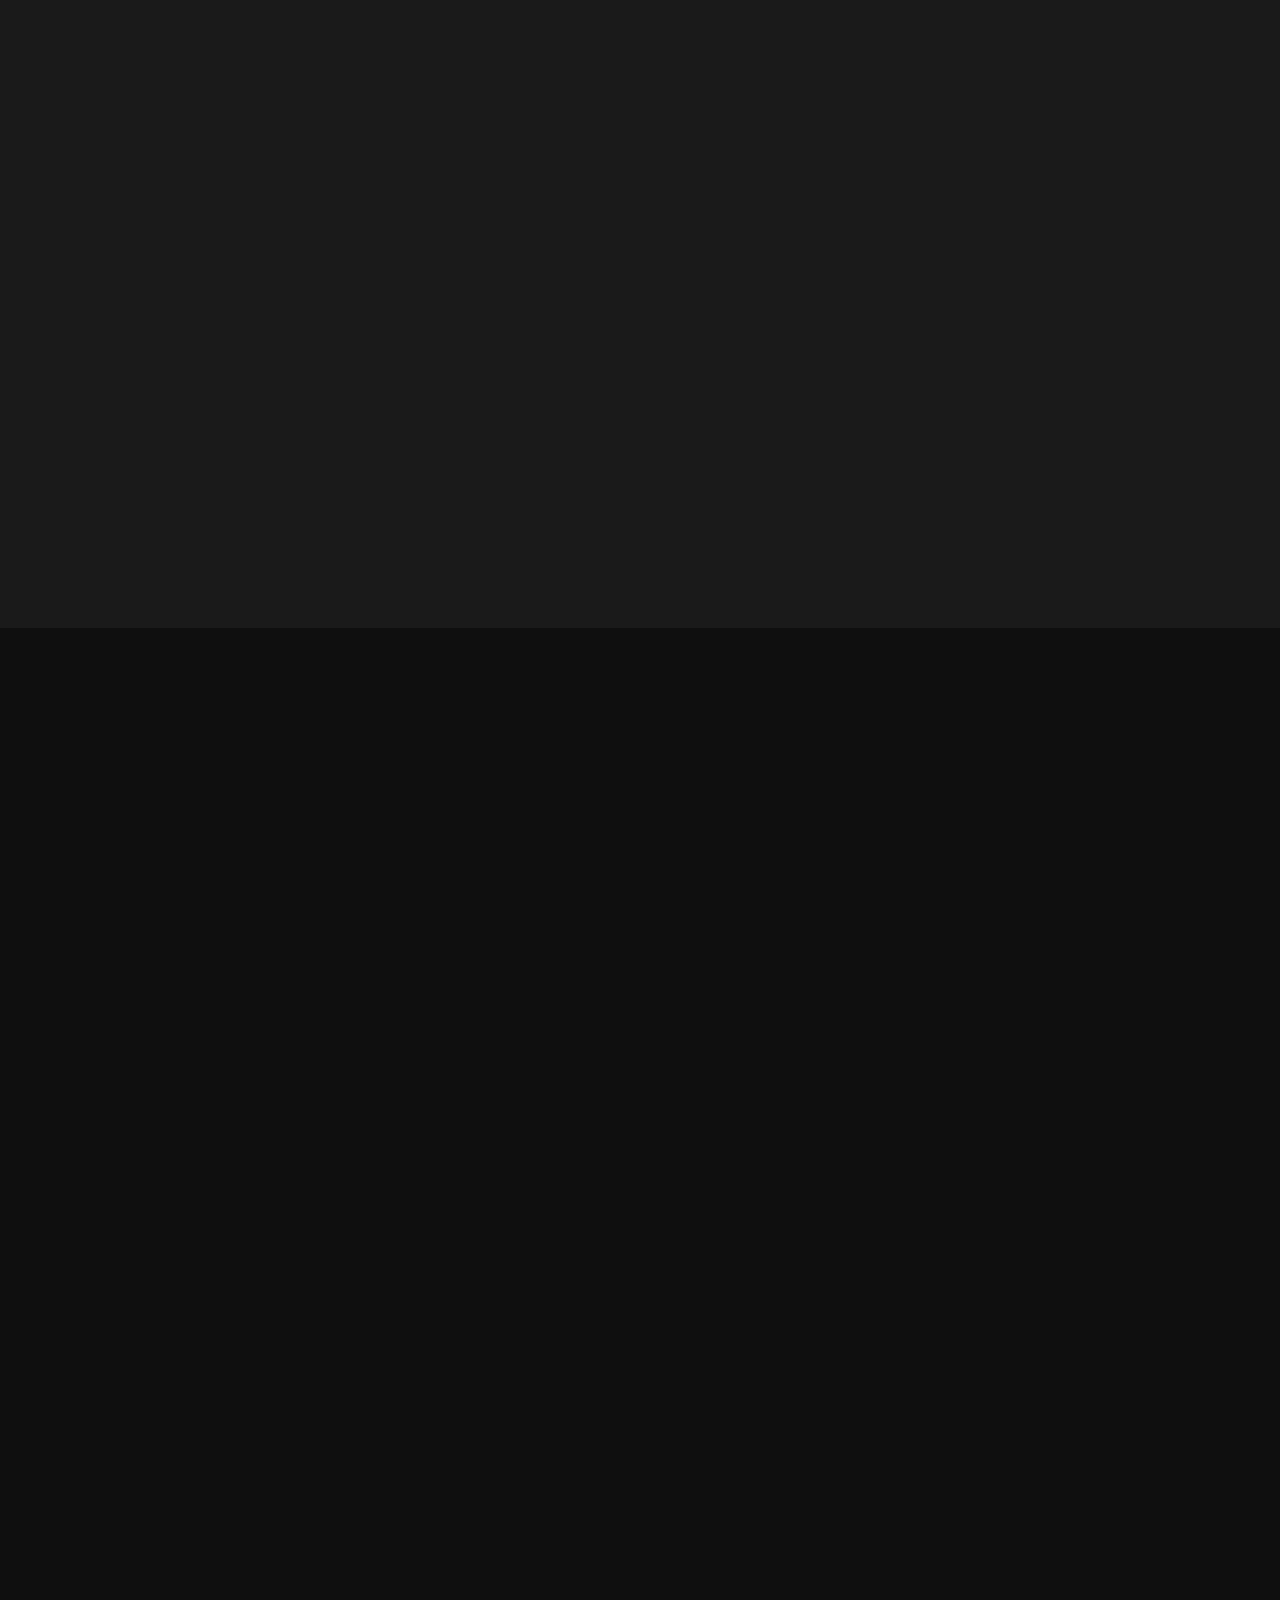
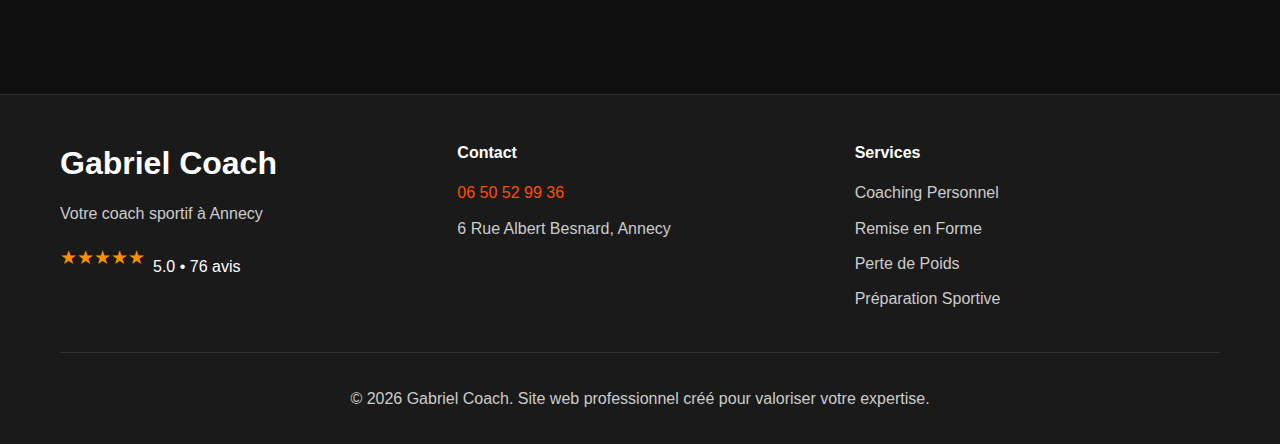
<file: gabriel-coach/index.html>
<!DOCTYPE html>
<html lang="fr">
<head>
    <meta charset="UTF-8">
    <meta name="viewport" content="width=device-width, initial-scale=1.0">
    <title>Gabriel Coach - Coach Sportif à Annecy</title>
    <meta name="description" content="Coach sportif professionnel à Annecy. Coaching personnalisé, remise en forme, perte de poids. 5★ - 76 avis. Réservez votre séance !">
    
    <!-- AOS Animation Library -->
    <link href="https://unpkg.com/aos@2.3.1/dist/aos.css" rel="stylesheet">
    
    <!-- Custom Styles -->
    <link rel="stylesheet" href="style.css">
    
    <!-- Font Awesome for icons -->
    <link rel="stylesheet" href="https://cdnjs.cloudflare.com/ajax/libs/font-awesome/6.0.0/css/all.min.css">
</head>
<body>
    <!-- Navigation -->
    <nav class="navbar">
        <div class="nav-container">
            <div class="nav-logo">
                <h2>Gabriel Coach</h2>
            </div>
            <div class="nav-menu" id="nav-menu">
                <a href="#accueil" class="nav-link">Accueil</a>
                <a href="#services" class="nav-link">Services</a>
                <a href="#temoignages" class="nav-link">Témoignages</a>
                <a href="#apropos" class="nav-link">À Propos</a>
                <a href="#contact" class="nav-link">Contact</a>
                <a href="tel:0650529936" class="nav-cta">Appeler</a>
            </div>
            <div class="hamburger" id="hamburger">
                <span></span>
                <span></span>
                <span></span>
            </div>
        </div>
    </nav>

    <!-- Hero Section -->
    <section id="accueil" class="hero">
        <div class="hero-overlay"></div>
        <div class="hero-content">
            <div class="hero-text" data-aos="fade-up">
                <span class="hero-badge">★★★★★ 5.0 • 76 avis</span>
                <h1>Transformez votre corps, <span class="highlight">dépassez vos limites</span></h1>
                <p>Coach sportif professionnel à Annecy. Je vous accompagne vers vos objectifs avec des programmes personnalisés et un suivi sur-mesure.</p>
                <div class="hero-buttons">
                    <a href="#contact" class="btn btn-primary">
                        <i class="fas fa-calendar-alt"></i>
                        Réservez votre séance
                    </a>
                    <a href="tel:0650529936" class="btn btn-secondary">
                        <i class="fas fa-phone"></i>
                        06 50 52 99 36
                    </a>
                </div>
            </div>
            <div class="hero-image" data-aos="fade-left" data-aos-delay="300">
                <div class="hero-card">
                    <div class="achievement">
                        <span class="number">76</span>
                        <span class="label">Clients satisfaits</span>
                    </div>
                    <div class="achievement">
                        <span class="number">5.0★</span>
                        <span class="label">Note moyenne</span>
                    </div>
                    <div class="achievement">
                        <span class="number">100%</span>
                        <span class="label">Engagement</span>
                    </div>
                </div>
            </div>
        </div>
        <div class="scroll-indicator" data-aos="fade-up" data-aos-delay="600">
            <i class="fas fa-chevron-down"></i>
        </div>
    </section>

    <!-- Services Section -->
    <section id="services" class="services">
        <div class="container">
            <div class="section-header" data-aos="fade-up">
                <h2>Mes Services</h2>
                <p>Des programmes adaptés à vos objectifs et votre niveau</p>
            </div>
            <div class="services-grid">
                <div class="service-card" data-aos="fade-up" data-aos-delay="100">
                    <div class="service-icon">
                        <i class="fas fa-dumbbell"></i>
                    </div>
                    <h3>Coaching Personnel</h3>
                    <p>Séances individuelles personnalisées selon vos objectifs. Suivi complet et motivation garantie.</p>
                    <ul>
                        <li>Programme sur-mesure</li>
                        <li>Suivi nutritionnel</li>
                        <li>Disponibilité 7j/7</li>
                    </ul>
                </div>
                <div class="service-card" data-aos="fade-up" data-aos-delay="200">
                    <div class="service-icon">
                        <i class="fas fa-heart"></i>
                    </div>
                    <h3>Remise en Forme</h3>
                    <p>Retrouvez votre énergie et votre vitalité avec des exercices adaptés à votre condition physique.</p>
                    <ul>
                        <li>Évaluation complète</li>
                        <li>Progression graduelle</li>
                        <li>Exercices adaptés</li>
                    </ul>
                </div>
                <div class="service-card" data-aos="fade-up" data-aos-delay="300">
                    <div class="service-icon">
                        <i class="fas fa-weight-hanging"></i>
                    </div>
                    <h3>Perte de Poids</h3>
                    <p>Atteignez votre poids idéal durablement avec un programme complet alliant sport et nutrition.</p>
                    <ul>
                        <li>Plan nutritionnel</li>
                        <li>Exercices brûle-graisse</li>
                        <li>Suivi hebdomadaire</li>
                    </ul>
                </div>
                <div class="service-card" data-aos="fade-up" data-aos-delay="400">
                    <div class="service-icon">
                        <i class="fas fa-trophy"></i>
                    </div>
                    <h3>Préparation Sportive</h3>
                    <p>Optimisez vos performances pour la compétition ou votre sport favori.</p>
                    <ul>
                        <li>Analyse technique</li>
                        <li>Renforcement spécifique</li>
                        <li>Mental de compétiteur</li>
                    </ul>
                </div>
            </div>
        </div>
    </section>

    <!-- Results/Testimonials Section -->
    <section id="temoignages" class="testimonials">
        <div class="container">
            <div class="section-header" data-aos="fade-up">
                <h2>Résultats & Témoignages</h2>
                <p>La satisfaction de mes clients parle d'elle-même</p>
            </div>
            <div class="testimonials-grid">
                <div class="testimonial-card" data-aos="fade-up" data-aos-delay="100">
                    <div class="stars">★★★★★</div>
                    <p>"Gabriel m'a aidé à perdre 15 kg en 6 mois. Son approche personnalisée et ses conseils nutritionnels ont fait la différence. Je recommande vivement !"</p>
                    <div class="author">
                        <strong>Marie L.</strong>
                        <span>Perte de poids</span>
                    </div>
                </div>
                <div class="testimonial-card" data-aos="fade-up" data-aos-delay="200">
                    <div class="stars">★★★★★</div>
                    <p>"Préparation marathon réussie grâce à Gabriel ! Son programme m'a permis d'améliorer mes chronos et de finir ma première course sans blessure."</p>
                    <div class="author">
                        <strong>Thomas M.</strong>
                        <span>Préparation sportive</span>
                    </div>
                </div>
                <div class="testimonial-card" data-aos="fade-up" data-aos-delay="300">
                    <div class="stars">★★★★★</div>
                    <p>"Après une blessure, Gabriel m'a accompagné pour retrouver ma forme. Sa patience et son professionnalisme sont remarquables."</p>
                    <div class="author">
                        <strong>Sophie R.</strong>
                        <span>Remise en forme</span>
                    </div>
                </div>
            </div>
            <div class="stats-row" data-aos="fade-up" data-aos-delay="400">
                <div class="stat">
                    <span class="stat-number">76</span>
                    <span class="stat-label">Clients accompagnés</span>
                </div>
                <div class="stat">
                    <span class="stat-number">5.0★</span>
                    <span class="stat-label">Note moyenne</span>
                </div>
                <div class="stat">
                    <span class="stat-number">95%</span>
                    <span class="stat-label">Objectifs atteints</span>
                </div>
                <div class="stat">
                    <span class="stat-number">3+</span>
                    <span class="stat-label">Années d'expérience</span>
                </div>
            </div>
        </div>
    </section>

    <!-- About Section -->
    <section id="apropos" class="about">
        <div class="container">
            <div class="about-content">
                <div class="about-image" data-aos="fade-right">
                    <div class="about-image-placeholder">
                        <i class="fas fa-user-tie"></i>
                        <span>Gabriel Coach</span>
                    </div>
                </div>
                <div class="about-text" data-aos="fade-left">
                    <h2>À Propos de Gabriel</h2>
                    <p>Passionné de sport depuis toujours, je suis devenu coach sportif pour transmettre ma passion et aider chacun à révéler son potentiel. Basé à Annecy, je propose un accompagnement personnalisé qui respecte votre rythme et vos objectifs.</p>
                    
                    <div class="qualifications">
                        <div class="qualification">
                            <i class="fas fa-certificate"></i>
                            <span>Diplôme BPJEPS AGFF</span>
                        </div>
                        <div class="qualification">
                            <i class="fas fa-heartbeat"></i>
                            <span>Formation nutrition sportive</span>
                        </div>
                        <div class="qualification">
                            <i class="fas fa-medal"></i>
                            <span>Spécialiste préparation physique</span>
                        </div>
                    </div>
                    
                    <p>Mon approche se base sur l'écoute, la motivation et l'adaptation. Chaque programme est unique car chaque personne l'est aussi. Ensemble, nous définirons vos objectifs et je vous accompagnerai jusqu'à leur réalisation.</p>
                    
                    <a href="#contact" class="btn btn-primary">
                        Discutons de vos objectifs
                    </a>
                </div>
            </div>
        </div>
    </section>

    <!-- Contact Section -->
    <section id="contact" class="contact">
        <div class="container">
            <div class="section-header" data-aos="fade-up">
                <h2>Prenez Rendez-vous</h2>
                <p>Premier entretien gratuit pour définir vos objectifs</p>
            </div>
            <div class="contact-content">
                <div class="contact-info" data-aos="fade-right">
                    <div class="contact-item">
                        <div class="contact-icon">
                            <i class="fas fa-phone"></i>
                        </div>
                        <div class="contact-details">
                            <h3>Téléphone</h3>
                            <p><a href="tel:0650529936">06 50 52 99 36</a></p>
                            <span>Disponible 7j/7</span>
                        </div>
                    </div>
                    
                    <div class="contact-item">
                        <div class="contact-icon">
                            <i class="fas fa-map-marker-alt"></i>
                        </div>
                        <div class="contact-details">
                            <h3>Adresse</h3>
                            <p>6 Rue Albert Besnard<br>Annecy</p>
                            <a href="https://www.google.com/maps/search/Gabriel+Coach+annecy" target="_blank" class="map-link">
                                Voir sur Google Maps
                            </a>
                        </div>
                    </div>
                    
                    <div class="contact-item">
                        <div class="contact-icon">
                            <i class="fas fa-clock"></i>
                        </div>
                        <div class="contact-details">
                            <h3>Horaires</h3>
                            <p>Lun - Sam : 7h00 - 20h00<br>Dimanche : 8h00 - 18h00</p>
                            <span>Séances sur rendez-vous</span>
                        </div>
                    </div>
                </div>
                
                <div class="contact-map" data-aos="fade-left">
                    <iframe 
                        src="https://www.google.com/maps/embed/v1/search?key=AIzaSyDummyKeyForDemo&q=6+Rue+Albert+Besnard+Annecy"
                        width="100%" 
                        height="400" 
                        style="border:0;" 
                        allowfullscreen="" 
                        loading="lazy" 
                        referrerpolicy="no-referrer-when-downgrade">
                    </iframe>
                    <div class="map-overlay">
                        <p>Carte interactive</p>
                        <small>Cliquez pour voir l'emplacement exact</small>
                    </div>
                </div>
            </div>
            
            <div class="cta-final" data-aos="fade-up" data-aos-delay="300">
                <h3>Prêt à commencer votre transformation ?</h3>
                <div class="cta-buttons">
                    <a href="tel:0650529936" class="btn btn-primary btn-large">
                        <i class="fas fa-phone"></i>
                        Appeler maintenant
                    </a>
                    <a href="https://www.google.com/maps/search/Gabriel+Coach+annecy" target="_blank" class="btn btn-secondary">
                        <i class="fas fa-map-marker-alt"></i>
                        Venir au studio
                    </a>
                </div>
            </div>
        </div>
    </section>

    <!-- Footer -->
    <footer class="footer">
        <div class="container">
            <div class="footer-content">
                <div class="footer-section">
                    <h3>Gabriel Coach</h3>
                    <p>Votre coach sportif à Annecy</p>
                    <div class="rating">
                        <span class="stars">★★★★★</span>
                        <span>5.0 • 76 avis</span>
                    </div>
                </div>
                <div class="footer-section">
                    <h4>Contact</h4>
                    <p><a href="tel:0650529936">06 50 52 99 36</a></p>
                    <p>6 Rue Albert Besnard, Annecy</p>
                </div>
                <div class="footer-section">
                    <h4>Services</h4>
                    <p>Coaching Personnel</p>
                    <p>Remise en Forme</p>
                    <p>Perte de Poids</p>
                    <p>Préparation Sportive</p>
                </div>
            </div>
            <div class="footer-bottom">
                <p>&copy; 2026 Gabriel Coach. Site web professionnel créé pour valoriser votre expertise.</p>
            </div>
        </div>
    </footer>

    <!-- AOS Animation Library -->
    <script src="https://unpkg.com/aos@2.3.1/dist/aos.js"></script>
    
    <!-- Custom JavaScript -->
    <script src="script.js"></script>
</body>
</html>
</file>
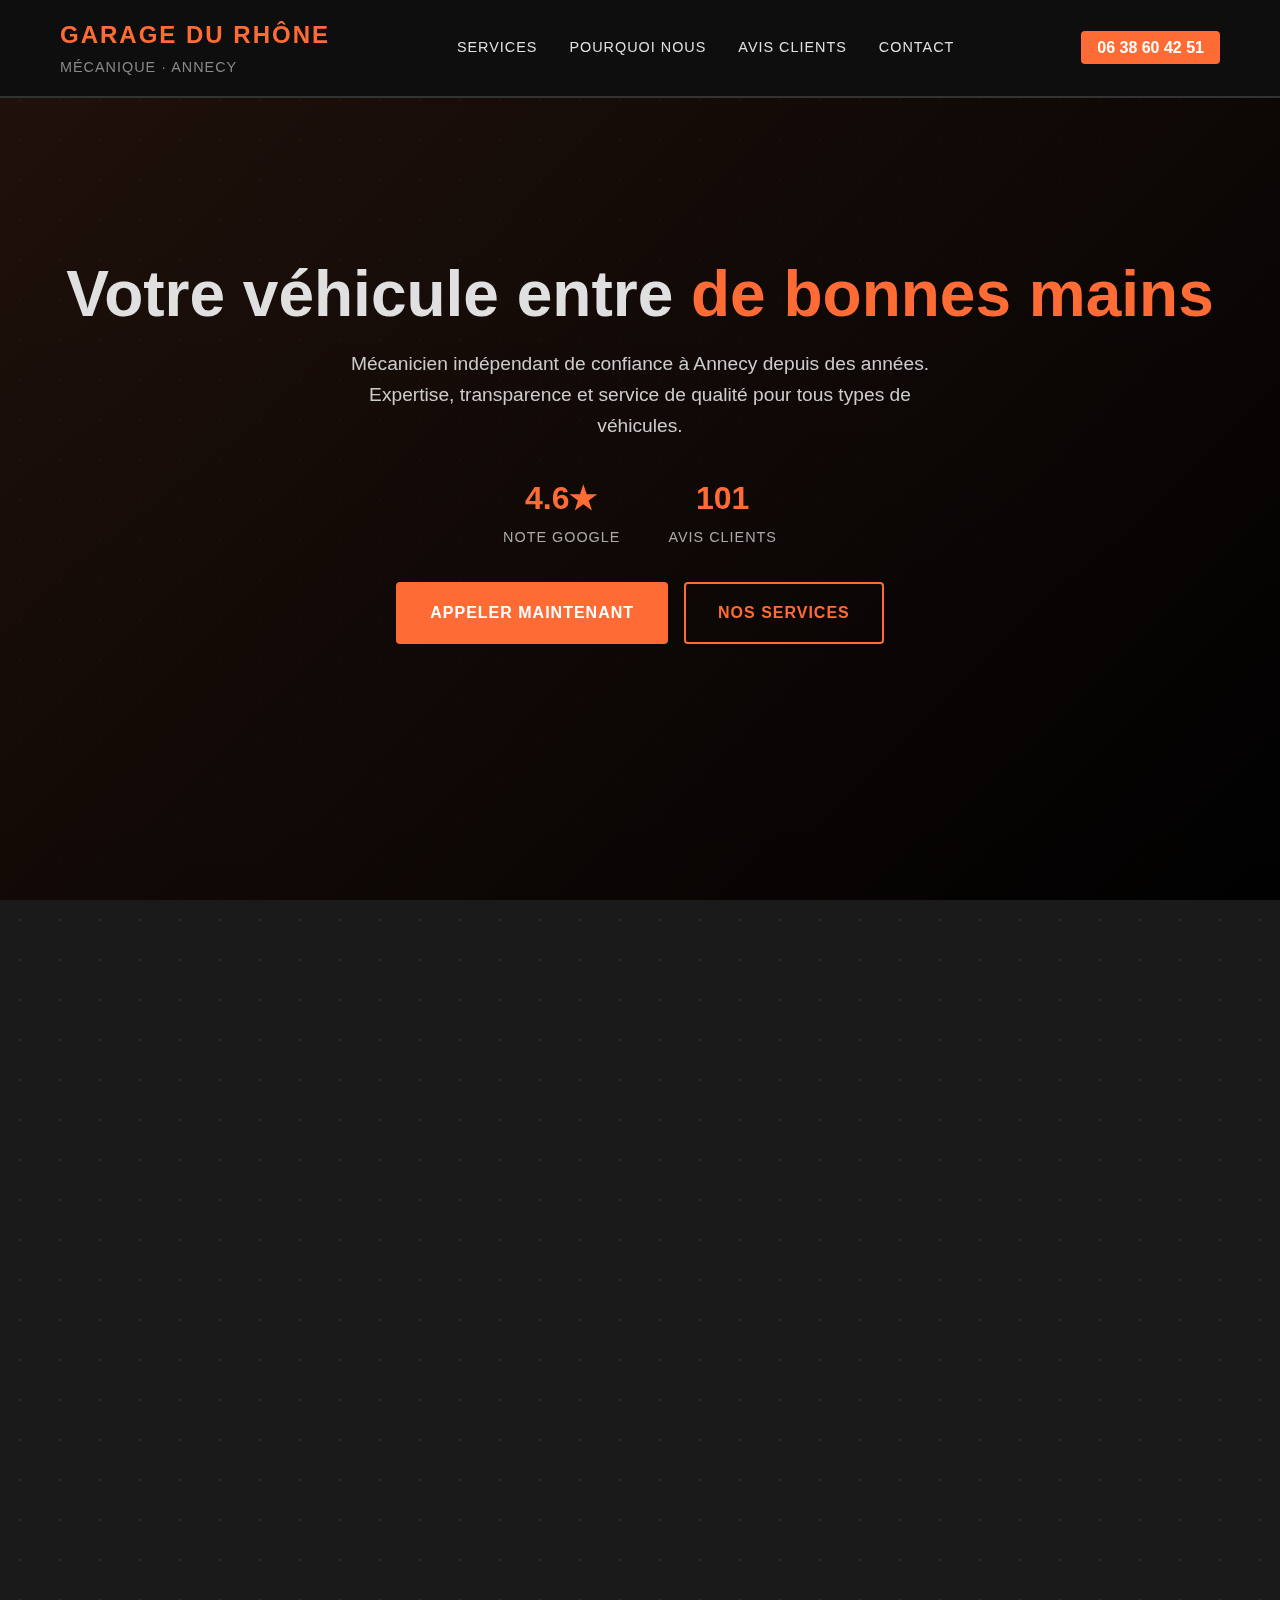
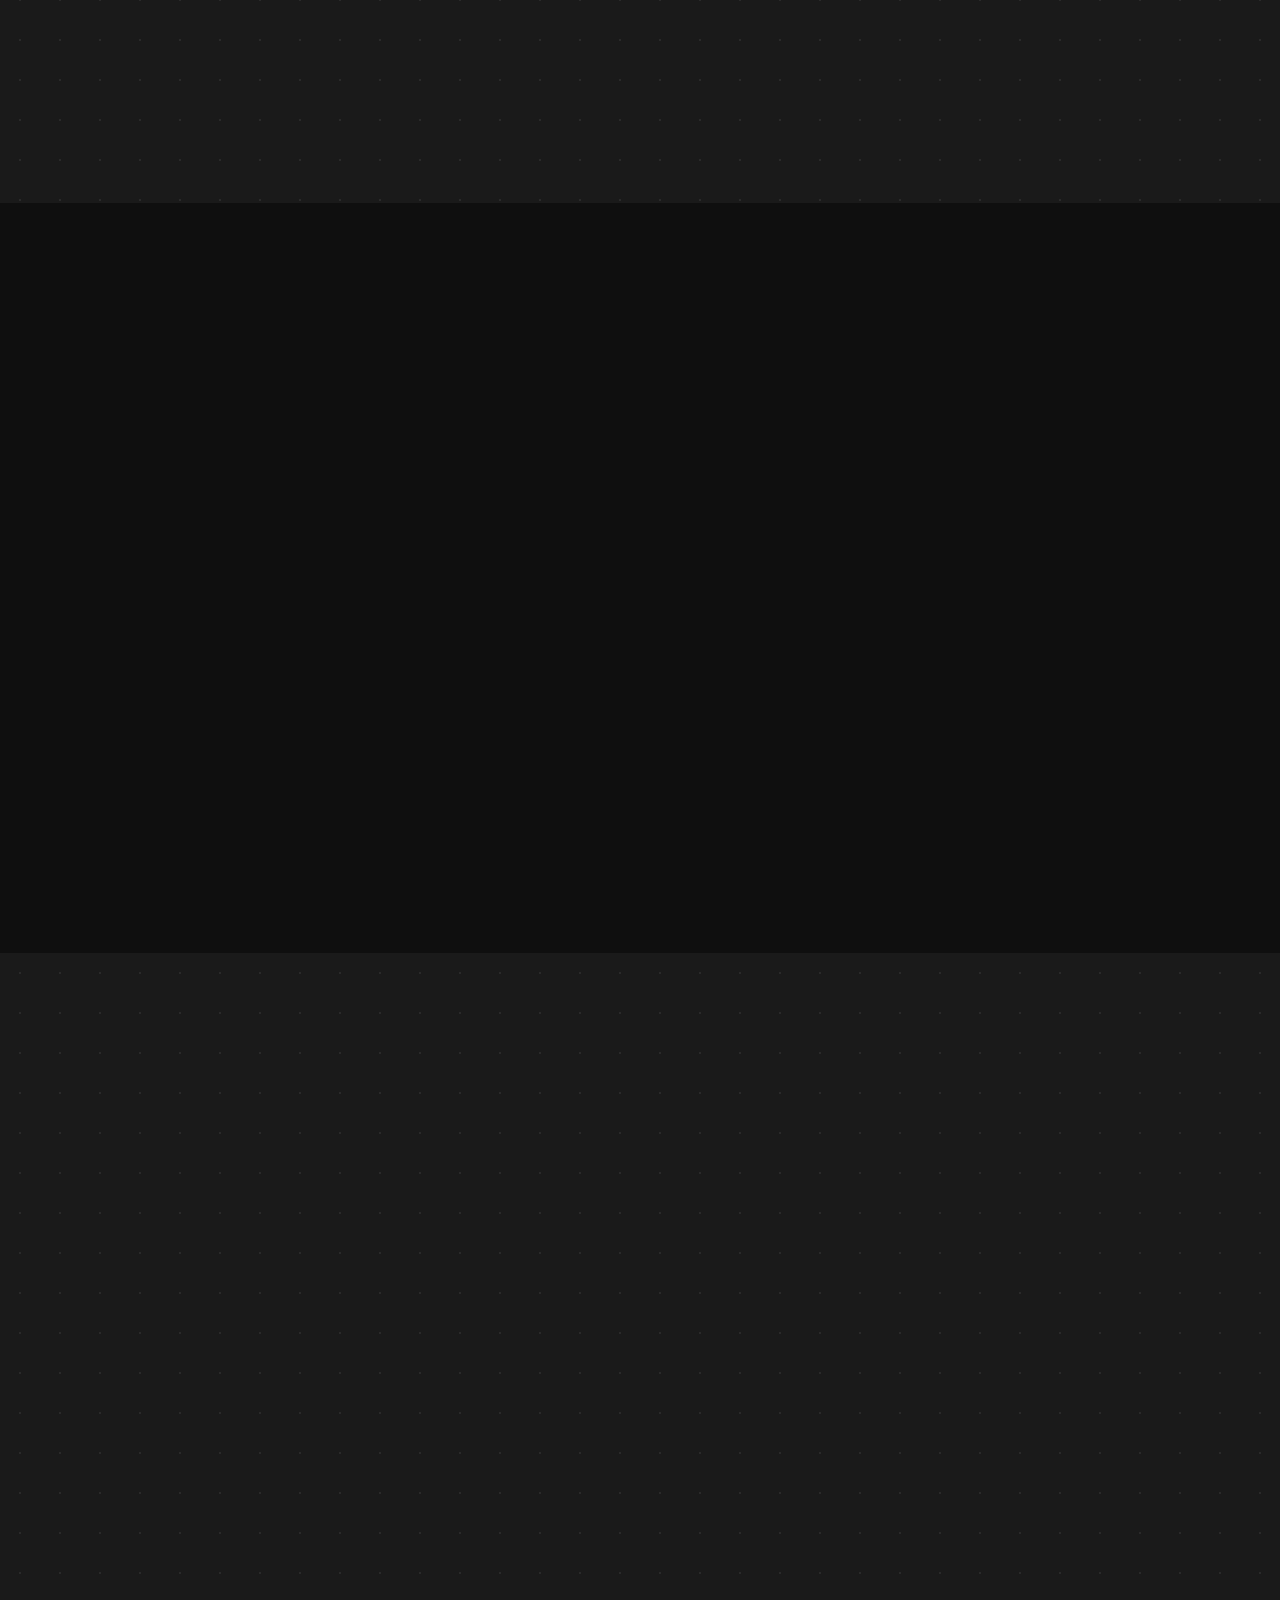
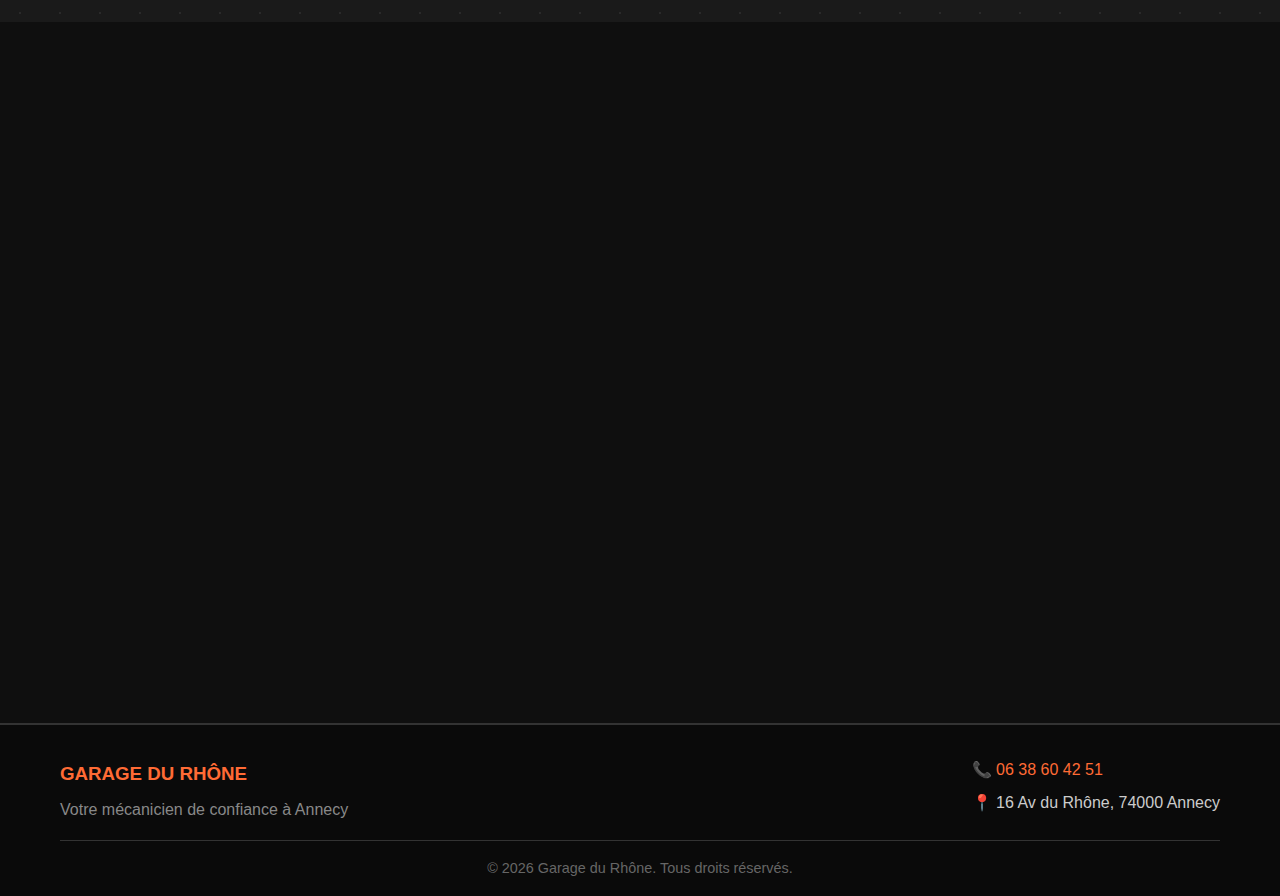
<file: garage-du-rhone/index.html>
<!DOCTYPE html>
<html lang="fr">
<head>
    <meta charset="UTF-8">
    <meta name="viewport" content="width=device-width, initial-scale=1.0">
    <title>Garage du Rhône - Mécanicien Auto à Annecy</title>
    <meta name="description" content="Garage du Rhône, votre mécanicien de confiance à Annecy. Mécanique, entretien, diagnostic - 4.6★ (101 avis). 16 Av du Rhône, 74000 Annecy">
    
    <!-- AOS Library -->
    <link href="https://unpkg.com/aos@2.3.1/dist/aos.css" rel="stylesheet">
    
    <!-- CSS -->
    <link rel="stylesheet" href="style.css">
</head>
<body>
    <!-- Header -->
    <header class="header">
        <div class="container">
            <div class="logo">
                <h1>GARAGE DU RHÔNE</h1>
                <span class="tagline">Mécanique · Annecy</span>
            </div>
            <nav class="nav">
                <a href="#services">Services</a>
                <a href="#pourquoi">Pourquoi nous</a>
                <a href="#avis">Avis clients</a>
                <a href="#contact">Contact</a>
            </nav>
            <div class="phone-header">
                <a href="tel:0638604251">06 38 60 42 51</a>
            </div>
        </div>
    </header>

    <!-- Hero Section -->
    <section class="hero">
        <div class="hero-overlay"></div>
        <div class="container">
            <div class="hero-content" data-aos="fade-up">
                <h1>Votre véhicule entre <span class="highlight">de bonnes mains</span></h1>
                <p class="hero-subtitle">Mécanicien indépendant de confiance à Annecy depuis des années. Expertise, transparence et service de qualité pour tous types de véhicules.</p>
                <div class="hero-stats">
                    <div class="stat">
                        <span class="stat-number">4.6★</span>
                        <span class="stat-text">Note Google</span>
                    </div>
                    <div class="stat">
                        <span class="stat-number">101</span>
                        <span class="stat-text">Avis clients</span>
                    </div>
                </div>
                <div class="cta-buttons">
                    <a href="tel:0638604251" class="btn btn-primary">Appeler maintenant</a>
                    <a href="#services" class="btn btn-secondary">Nos services</a>
                </div>
            </div>
        </div>
    </section>

    <!-- Services Section -->
    <section id="services" class="services">
        <div class="container">
            <h2 data-aos="fade-up">Nos Services</h2>
            <div class="services-grid">
                <div class="service-card" data-aos="fade-up" data-aos-delay="100">
                    <div class="service-icon">🔧</div>
                    <h3>Mécanique Générale</h3>
                    <p>Réparation et entretien de tous systèmes mécaniques : moteur, transmission, embrayage, freinage.</p>
                </div>
                <div class="service-card" data-aos="fade-up" data-aos-delay="200">
                    <div class="service-icon">⚙️</div>
                    <h3>Entretien Préventif</h3>
                    <p>Vidanges, révisions périodiques, changement de filtres et courroies pour préserver votre véhicule.</p>
                </div>
                <div class="service-card" data-aos="fade-up" data-aos-delay="300">
                    <div class="service-icon">🔍</div>
                    <h3>Diagnostic Électronique</h3>
                    <p>Diagnostic précis avec outils professionnels pour identifier rapidement les pannes électroniques.</p>
                </div>
                <div class="service-card" data-aos="fade-up" data-aos-delay="400">
                    <div class="service-icon">🛞</div>
                    <h3>Pneumatiques</h3>
                    <p>Montage, équilibrage, géométrie. Large choix de pneus toutes marques à prix compétitifs.</p>
                </div>
                <div class="service-card" data-aos="fade-up" data-aos-delay="500">
                    <div class="service-icon">🔋</div>
                    <h3>Électricité Auto</h3>
                    <p>Réparation systèmes électriques : alternateur, démarreur, batterie, éclairage.</p>
                </div>
                <div class="service-card" data-aos="fade-up" data-aos-delay="600">
                    <div class="service-icon">❄️</div>
                    <h3>Climatisation</h3>
                    <p>Recharge, réparation et entretien des systèmes de climatisation et chauffage.</p>
                </div>
            </div>
        </div>
    </section>

    <!-- Why Choose Us Section -->
    <section id="pourquoi" class="why-choose">
        <div class="container">
            <div class="why-content">
                <div class="why-text" data-aos="fade-right">
                    <h2>Pourquoi choisir le Garage du Rhône ?</h2>
                    <div class="why-points">
                        <div class="why-point">
                            <strong>Expérience & Expertise</strong>
                            <p>Des années d'expérience dans la mécanique automobile, formation continue aux nouvelles technologies.</p>
                        </div>
                        <div class="why-point">
                            <strong>Transparence Totale</strong>
                            <p>Devis détaillés, explication des réparations, pas de surprises sur la facture finale.</p>
                        </div>
                        <div class="why-point">
                            <strong>Rapport Qualité-Prix</strong>
                            <p>Tarifs justes et compétitifs, pièces de qualité, garanties sur les interventions.</p>
                        </div>
                        <div class="why-point">
                            <strong>Service Personnalisé</strong>
                            <p>À l'écoute de vos besoins, conseils adaptés, relation de confiance sur le long terme.</p>
                        </div>
                    </div>
                </div>
                <div class="why-image" data-aos="fade-left">
                    <div class="workshop-preview">
                        <div class="tool-icon">🛠️</div>
                        <p>Atelier équipé d'outils professionnels dernière génération</p>
                    </div>
                </div>
            </div>
        </div>
    </section>

    <!-- Reviews Section -->
    <section id="avis" class="reviews">
        <div class="container">
            <h2 data-aos="fade-up">Ce que disent nos clients</h2>
            <div class="reviews-grid">
                <div class="review-card" data-aos="fade-up" data-aos-delay="100">
                    <div class="stars">★★★★★</div>
                    <p>"Service impeccable ! Diagnostic précis et réparation rapide. Je recommande vivement ce garage."</p>
                    <div class="reviewer">- Marie L.</div>
                </div>
                <div class="review-card" data-aos="fade-up" data-aos-delay="200">
                    <div class="stars">★★★★★</div>
                    <p>"Très bon accueil, tarifs honnêtes et travail de qualité. Mon mécanicien de confiance à Annecy !"</p>
                    <div class="reviewer">- Pierre D.</div>
                </div>
                <div class="review-card" data-aos="fade-up" data-aos-delay="300">
                    <div class="stars">★★★★★</div>
                    <p>"Professionnel sérieux qui prend le temps d'expliquer. Excellente prestation, je reviendrai !"</p>
                    <div class="reviewer">- Sophie M.</div>
                </div>
            </div>
            <div class="google-rating" data-aos="fade-up">
                <div class="rating-badge">
                    <span class="rating-score">4.6★</span>
                    <span class="rating-text">101 avis Google</span>
                </div>
                <p>Note basée sur les avis vérifiés Google</p>
            </div>
        </div>
    </section>

    <!-- Contact Section -->
    <section id="contact" class="contact">
        <div class="container">
            <h2 data-aos="fade-up">Nous contacter</h2>
            <div class="contact-content">
                <div class="contact-info" data-aos="fade-right">
                    <h3>Garage du Rhône</h3>
                    <div class="contact-item">
                        <strong>📍 Adresse</strong>
                        <p>16 Avenue du Rhône<br>74000 Annecy</p>
                    </div>
                    <div class="contact-item">
                        <strong>📞 Téléphone</strong>
                        <p><a href="tel:0638604251">06 38 60 42 51</a></p>
                    </div>
                    <div class="contact-item">
                        <strong>🕒 Horaires</strong>
                        <p>Lundi - Vendredi : 8h00 - 18h00<br>Samedi : 8h00 - 12h00<br>Dimanche : Fermé</p>
                    </div>
                </div>
                <div class="contact-map" data-aos="fade-left">
                    <iframe 
                        src="https://www.google.com/maps/embed?pb=!1m18!1m12!1m3!1d2782.785!2d6.1285!3d45.9037!2m3!1f0!2f0!3f0!3m2!1i1024!2i768!4f13.1!3m3!1m2!1s0x478b8ff7f8b7e1ab%3A0x8e8d3e3d3e3e3e3e!2s16%20Av%20du%20Rh%C3%B4ne%2C%2074000%20Annecy!5e0!3m2!1sfr!2sfr!4v1640995200000!5m2!1sfr!2sfr"
                        width="100%" 
                        height="300" 
                        style="border:0;" 
                        allowfullscreen="" 
                        loading="lazy" 
                        referrerpolicy="no-referrer-when-downgrade">
                    </iframe>
                </div>
            </div>
        </div>
    </section>

    <!-- Footer -->
    <footer class="footer">
        <div class="container">
            <div class="footer-content">
                <div class="footer-brand">
                    <h3>GARAGE DU RHÔNE</h3>
                    <p>Votre mécanicien de confiance à Annecy</p>
                </div>
                <div class="footer-contact">
                    <p><strong>📞</strong> <a href="tel:0638604251">06 38 60 42 51</a></p>
                    <p><strong>📍</strong> 16 Av du Rhône, 74000 Annecy</p>
                </div>
            </div>
            <div class="footer-bottom">
                <p>&copy; 2026 Garage du Rhône. Tous droits réservés.</p>
            </div>
        </div>
    </footer>

    <!-- Scripts -->
    <script src="https://unpkg.com/aos@2.3.1/dist/aos.js"></script>
    <script src="script.js"></script>
</body>
</html>
</file>
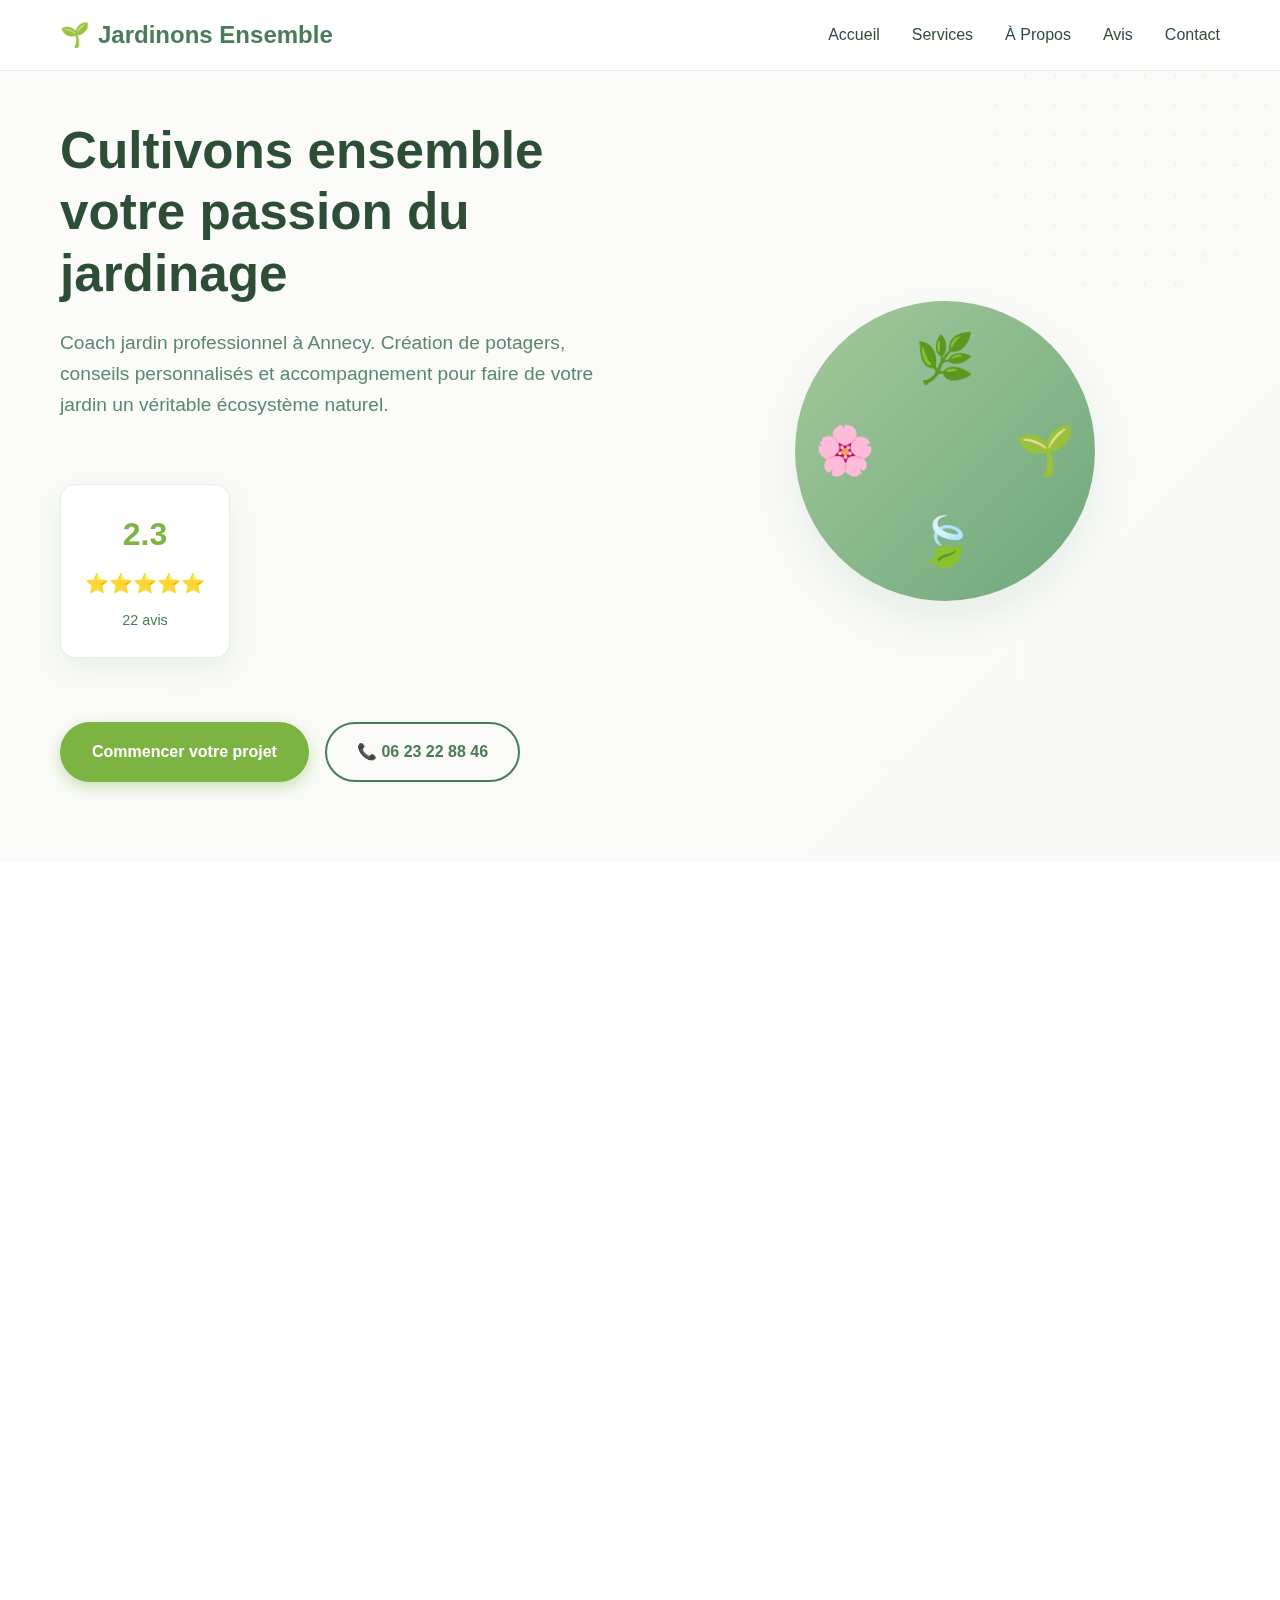
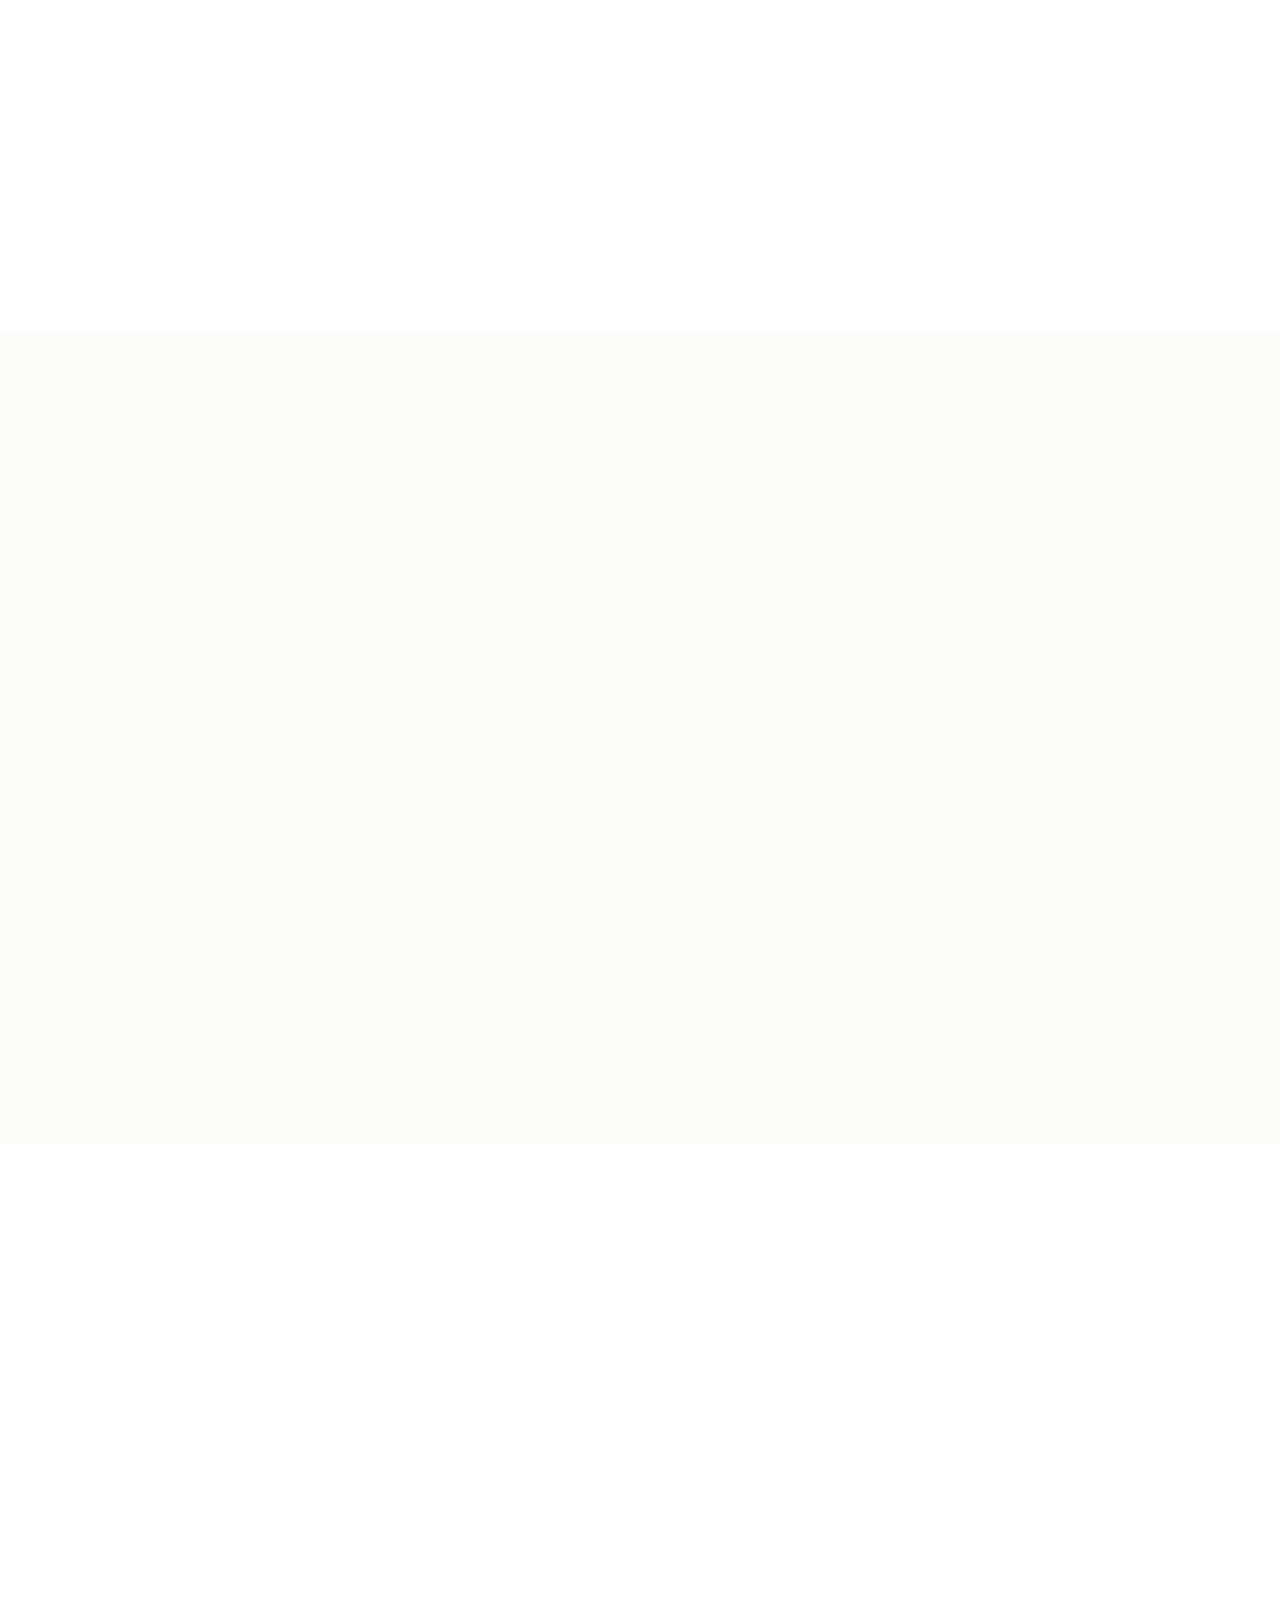
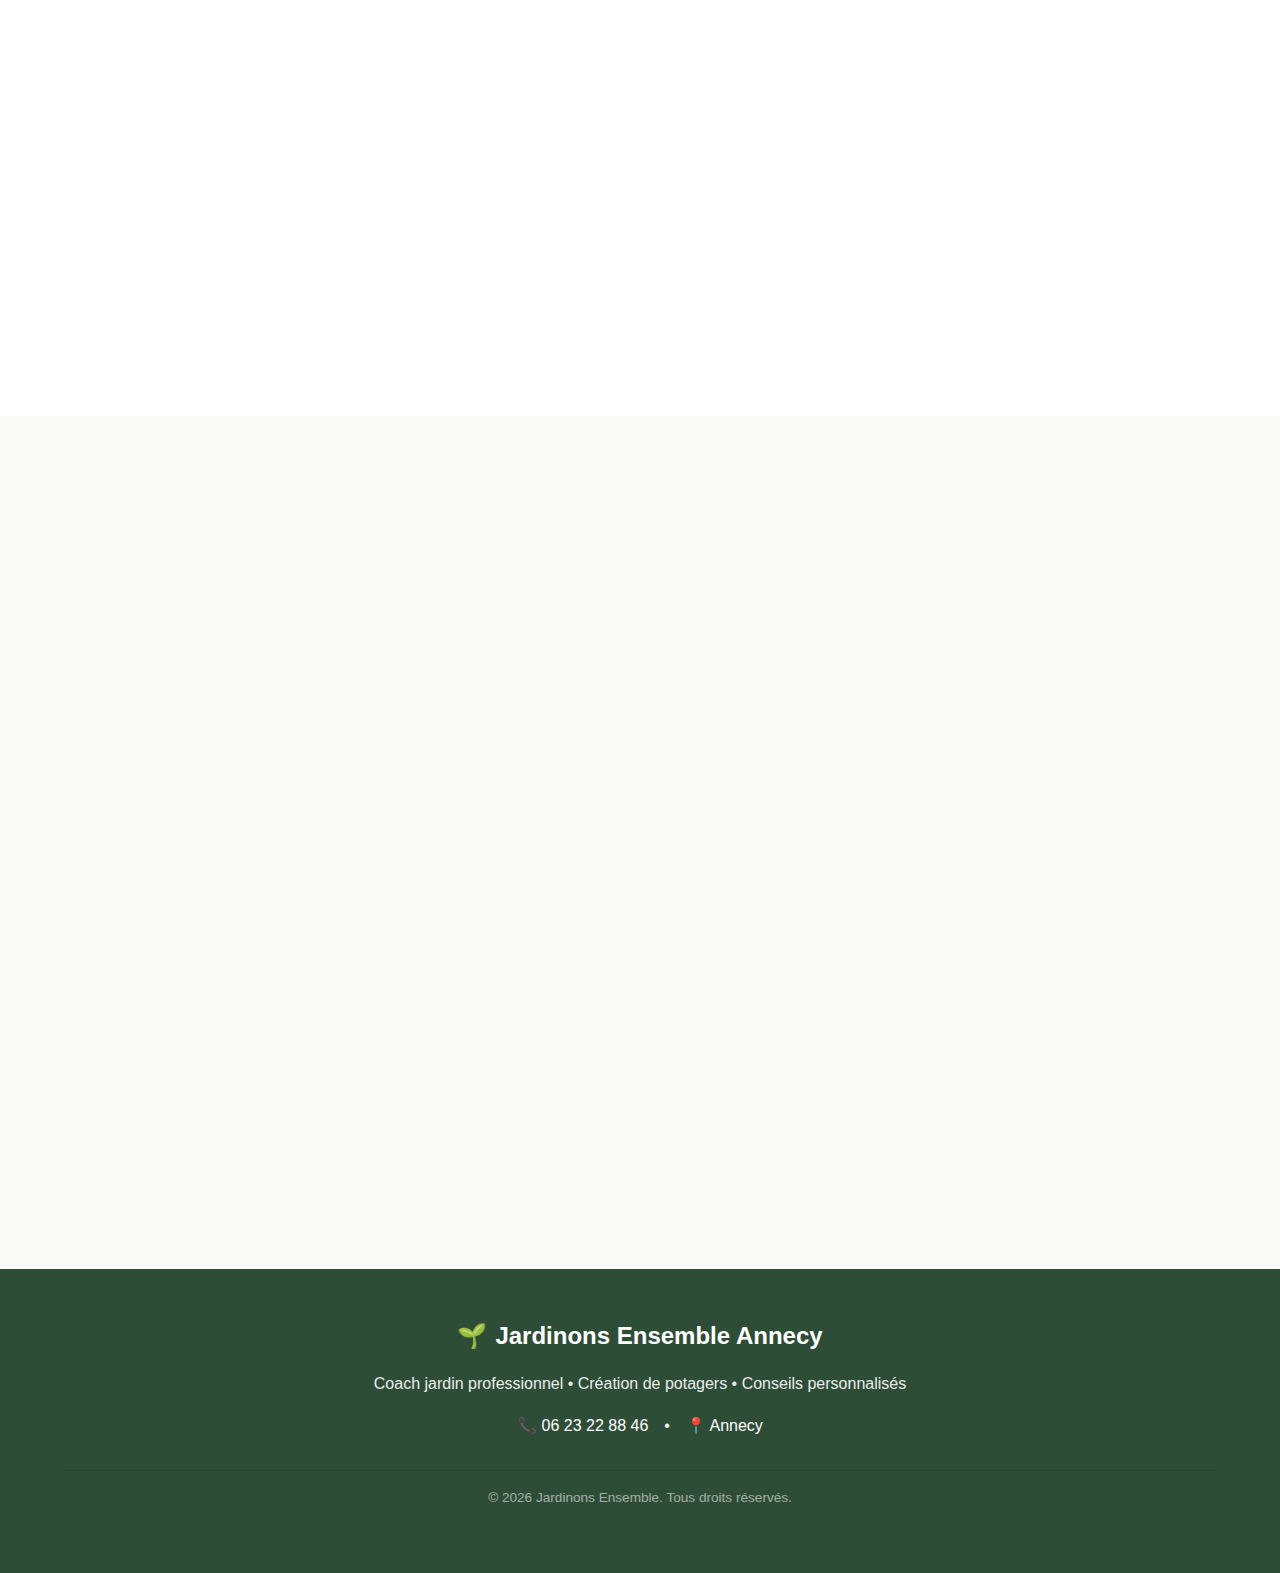
<file: jardinons-ensemble/index.html>
<!DOCTYPE html>
<html lang="fr">
<head>
    <meta charset="UTF-8">
    <meta name="viewport" content="width=device-width, initial-scale=1.0">
    <title>Jardinons Ensemble Annecy - Coach Jardin et Création de Potagers</title>
    <meta name="description" content="Coach jardinage à Annecy. Création de potagers, entretien de jardins, conseils personnalisés. 5.0★ sur 22 avis. Contactez-nous au 06 23 22 88 46">
    
    <!-- AOS CSS -->
    <link href="https://unpkg.com/aos@2.3.1/dist/aos.css" rel="stylesheet">
    
    <!-- Custom CSS -->
    <link rel="stylesheet" href="style.css">
    
    <!-- Favicon -->
    <link rel="icon" href="data:image/svg+xml,<svg xmlns='http://www.w3.org/2000/svg' viewBox='0 0 100 100'><text y='.9em' font-size='90'>🌱</text></svg>">
</head>
<body>
    <!-- Navigation -->
    <nav class="navbar">
        <div class="nav-container">
            <div class="nav-logo">
                🌱 <span>Jardinons Ensemble</span>
            </div>
            <div class="nav-menu">
                <a href="#accueil" class="nav-link">Accueil</a>
                <a href="#services" class="nav-link">Services</a>
                <a href="#about" class="nav-link">À Propos</a>
                <a href="#avis" class="nav-link">Avis</a>
                <a href="#contact" class="nav-link">Contact</a>
            </div>
            <div class="nav-toggle">
                <span></span>
                <span></span>
                <span></span>
            </div>
        </div>
    </nav>

    <!-- Hero Section -->
    <section id="accueil" class="hero">
        <div class="hero-container">
            <div class="hero-content" data-aos="fade-up">
                <h1>Cultivons ensemble votre passion du jardinage</h1>
                <p>Coach jardin professionnel à Annecy. Création de potagers, conseils personnalisés et accompagnement pour faire de votre jardin un véritable écosystème naturel.</p>
                <div class="hero-stats">
                    <div class="stat">
                        <span class="stat-number">5.0</span>
                        <div class="stars">⭐⭐⭐⭐⭐</div>
                        <span class="stat-label">22 avis</span>
                    </div>
                </div>
                <div class="hero-buttons">
                    <a href="#contact" class="btn btn-primary">Commencer votre projet</a>
                    <a href="tel:0623228846" class="btn btn-secondary">📞 06 23 22 88 46</a>
                </div>
            </div>
            <div class="hero-image" data-aos="fade-left">
                <div class="hero-visual">
                    <div class="plant-icon">🌿</div>
                    <div class="plant-icon">🌱</div>
                    <div class="plant-icon">🍃</div>
                    <div class="plant-icon">🌸</div>
                </div>
            </div>
        </div>
    </section>

    <!-- Services Section -->
    <section id="services" class="services">
        <div class="container">
            <h2 data-aos="fade-up">Nos Services</h2>
            <p class="section-subtitle" data-aos="fade-up" data-aos-delay="100">
                Accompagnement personnalisé pour tous vos projets de jardinage
            </p>
            
            <div class="services-grid">
                <div class="service-card" data-aos="fade-up" data-aos-delay="200">
                    <div class="service-icon">🌱</div>
                    <h3>Coaching Jardin</h3>
                    <p>Apprenez les techniques de jardinage adaptées à votre espace et vos envies. Sessions personnalisées pour développer votre autonomie.</p>
                </div>
                
                <div class="service-card" data-aos="fade-up" data-aos-delay="300">
                    <div class="service-icon">🥕</div>
                    <h3>Création Potager</h3>
                    <p>Conception et mise en place de potagers productifs et esthétiques. De l'analyse du sol à la première récolte.</p>
                </div>
                
                <div class="service-card" data-aos="fade-up" data-aos-delay="400">
                    <div class="service-icon">🌿</div>
                    <h3>Entretien Naturel</h3>
                    <p>Techniques d'entretien écologiques pour un jardin sain et durable. Compostage, paillage, gestion naturelle des nuisibles.</p>
                </div>
                
                <div class="service-card" data-aos="fade-up" data-aos-delay="500">
                    <div class="service-icon">💡</div>
                    <h3>Conseils Personnalisés</h3>
                    <p>Diagnostic de vos espaces verts et recommandations sur mesure pour optimiser vos cultures et plantations.</p>
                </div>
            </div>
        </div>
    </section>

    <!-- About Section -->
    <section id="about" class="about">
        <div class="container">
            <div class="about-content">
                <div class="about-text" data-aos="fade-right">
                    <h2>Une passion partagée pour le jardinage</h2>
                    <p>Jardinons Ensemble Annecy est née de l'envie de transmettre l'amour du jardinage et de créer des liens authentiques avec la nature.</p>
                    
                    <p>Forte d'une approche bienveillante et pédagogique, notre mission est de vous accompagner dans la réalisation de vos projets verts, qu'il s'agisse de créer votre premier potager ou d'optimiser un jardin existant.</p>
                    
                    <div class="about-values">
                        <div class="value">
                            <span class="value-icon">🌱</span>
                            <span>Respect de la nature</span>
                        </div>
                        <div class="value">
                            <span class="value-icon">🤝</span>
                            <span>Accompagnement personnalisé</span>
                        </div>
                        <div class="value">
                            <span class="value-icon">📚</span>
                            <span>Transmission des savoirs</span>
                        </div>
                    </div>
                </div>
                <div class="about-image" data-aos="fade-left">
                    <div class="about-visual">
                        <div class="garden-elements">
                            <div class="element">🌻</div>
                            <div class="element">🦋</div>
                            <div class="element">🌿</div>
                        </div>
                    </div>
                </div>
            </div>
        </div>
    </section>

    <!-- Reviews Section -->
    <section id="avis" class="reviews">
        <div class="container">
            <h2 data-aos="fade-up">Ce que disent nos clients</h2>
            <div class="reviews-header" data-aos="fade-up" data-aos-delay="100">
                <div class="rating-summary">
                    <span class="rating-score">5.0</span>
                    <div class="rating-stars">⭐⭐⭐⭐⭐</div>
                    <span class="rating-count">Basé sur 22 avis</span>
                </div>
            </div>
            
            <div class="reviews-grid">
                <div class="review-card" data-aos="fade-up" data-aos-delay="200">
                    <div class="review-stars">⭐⭐⭐⭐⭐</div>
                    <p>"Un accompagnement exceptionnel ! Grâce aux conseils personnalisés, mon potager produit maintenant toute l'année. Une approche respectueuse de l'environnement."</p>
                    <div class="review-author">Marie L.</div>
                </div>
                
                <div class="review-card" data-aos="fade-up" data-aos-delay="300">
                    <div class="review-stars">⭐⭐⭐⭐⭐</div>
                    <p>"Passionnée et pédagogue, l'équipe m'a aidé à transformer mon balcon en petit paradis vert. Je recommande vivement !"</p>
                    <div class="review-author">Thomas D.</div>
                </div>
                
                <div class="review-card" data-aos="fade-up" data-aos-delay="400">
                    <div class="review-stars">⭐⭐⭐⭐⭐</div>
                    <p>"Création d'un potager familial réussie ! Mes enfants adorent jardiner et nous récoltons nos propres légumes. Merci pour cette belle aventure."</p>
                    <div class="review-author">Sandrine M.</div>
                </div>
            </div>
        </div>
    </section>

    <!-- Contact Section -->
    <section id="contact" class="contact">
        <div class="container">
            <h2 data-aos="fade-up">Cultivons ensemble votre projet</h2>
            <div class="contact-content">
                <div class="contact-info" data-aos="fade-right">
                    <div class="contact-item">
                        <div class="contact-icon">📞</div>
                        <div class="contact-details">
                            <h3>Téléphone</h3>
                            <a href="tel:0623228846">06 23 22 88 46</a>
                        </div>
                    </div>
                    
                    <div class="contact-item">
                        <div class="contact-icon">📍</div>
                        <div class="contact-details">
                            <h3>Localisation</h3>
                            <p>Annecy et ses environs</p>
                        </div>
                    </div>
                    
                    <div class="contact-item">
                        <div class="contact-icon">⭐</div>
                        <div class="contact-details">
                            <h3>Évaluation</h3>
                            <p>5.0★ sur 22 avis clients</p>
                        </div>
                    </div>
                </div>
                
                <div class="contact-map" data-aos="fade-left">
                    <iframe 
                        src="https://www.google.com/maps/embed?pb=!1m18!1m12!1m3!1d92246.76267729378!2d6.070025!3d45.899247!2m3!1f0!2f0!3f0!3m2!1i1024!2i768!4f13.1!3m3!1m2!1s0x478b8ff6b7b6b965%3A0x40a5817b49563430!2sAnnecy!5e0!3m2!1sfr!2sfr!4v1647875432123!5m2!1sfr!2sfr"
                        width="100%" 
                        height="300" 
                        style="border:0;" 
                        allowfullscreen="" 
                        loading="lazy" 
                        referrerpolicy="no-referrer-when-downgrade">
                    </iframe>
                </div>
            </div>
        </div>
    </section>

    <!-- Footer -->
    <footer class="footer">
        <div class="container">
            <div class="footer-content">
                <div class="footer-logo">
                    🌱 <span>Jardinons Ensemble Annecy</span>
                </div>
                <p>Coach jardin professionnel • Création de potagers • Conseils personnalisés</p>
                <div class="footer-contact">
                    <a href="tel:0623228846">📞 06 23 22 88 46</a>
                    <span>•</span>
                    <span>📍 Annecy</span>
                </div>
            </div>
            <div class="footer-bottom" style="text-align:center;margin-top:2rem;padding-top:1rem;border-top:1px solid rgba(0,0,0,0.1);font-size:0.85rem;opacity:0.6;">
                <p>&copy; 2026 Jardinons Ensemble. Tous droits réservés.</p>
            </div>
        </div>
    </footer>

    <!-- AOS JS -->
    <script src="https://unpkg.com/aos@2.3.1/dist/aos.js"></script>
    
    <!-- Custom JS -->
    <script src="script.js"></script>
</body>
</html>
</file>
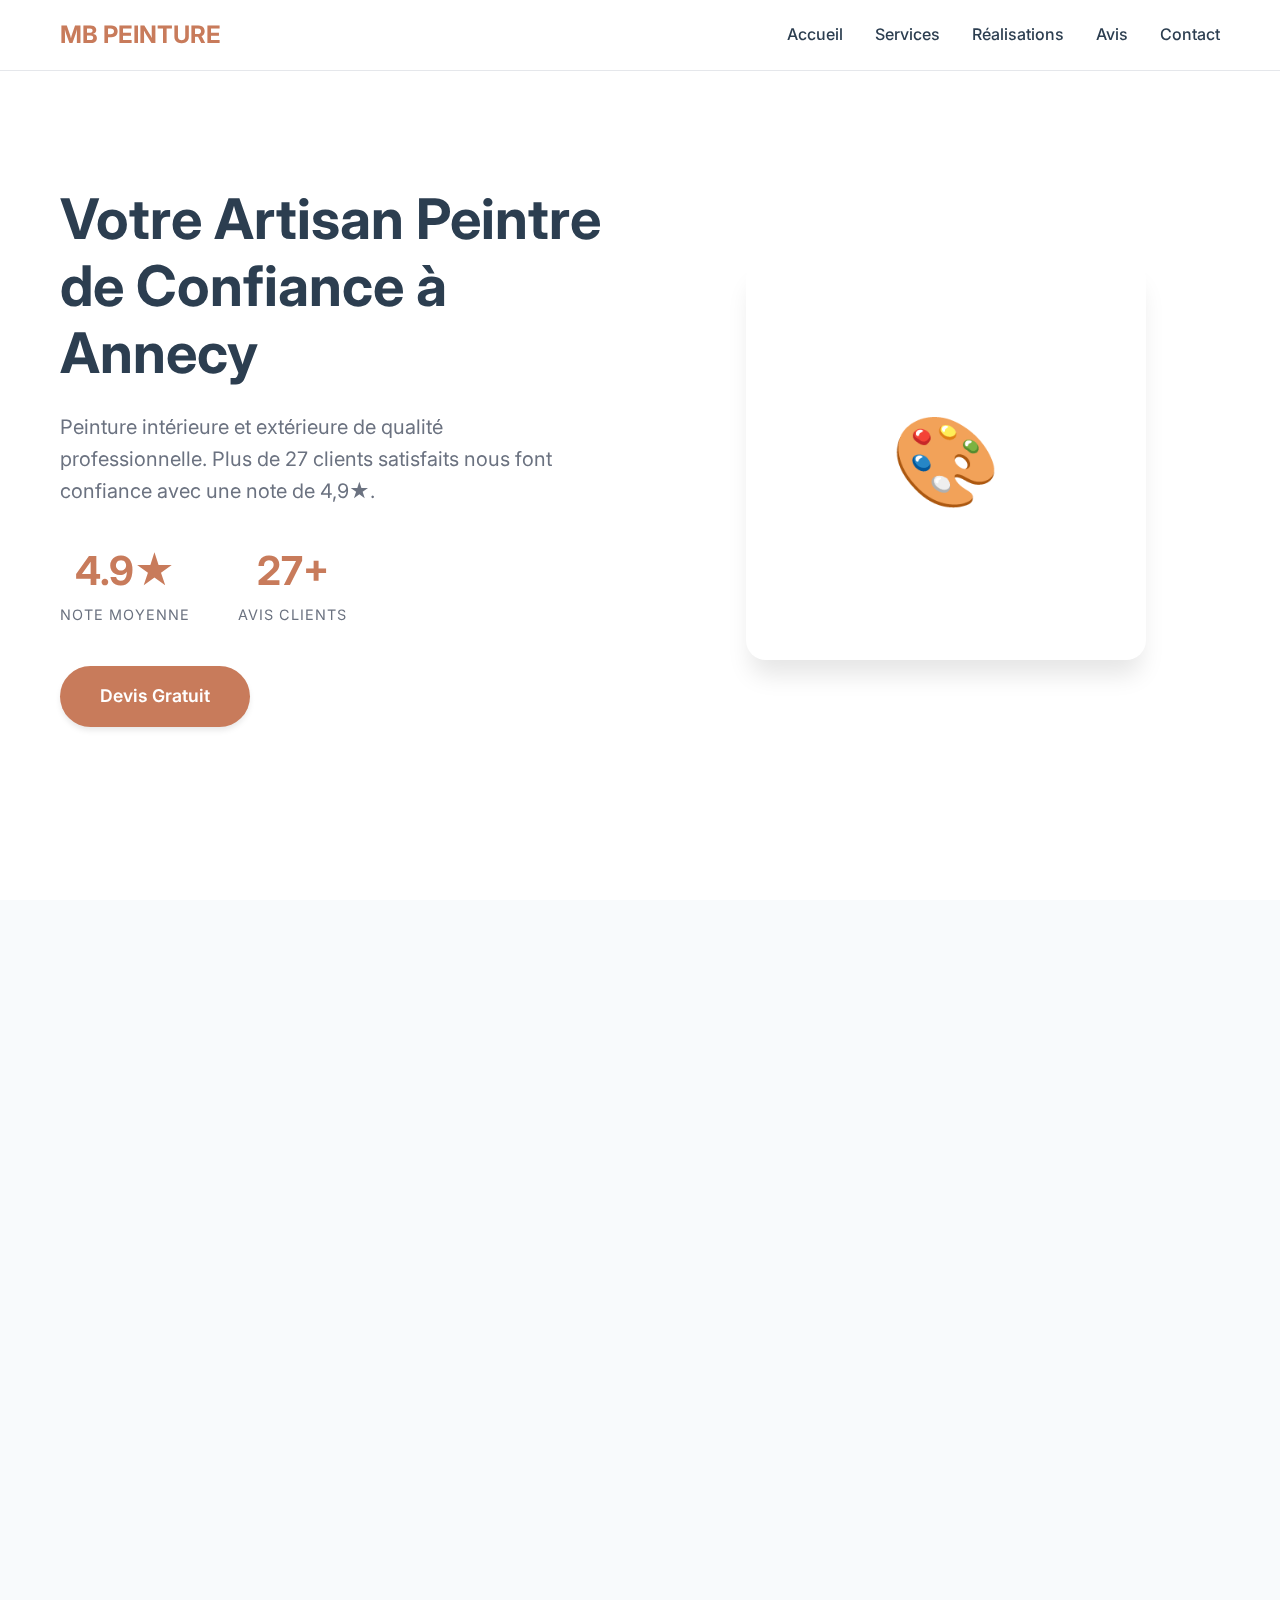
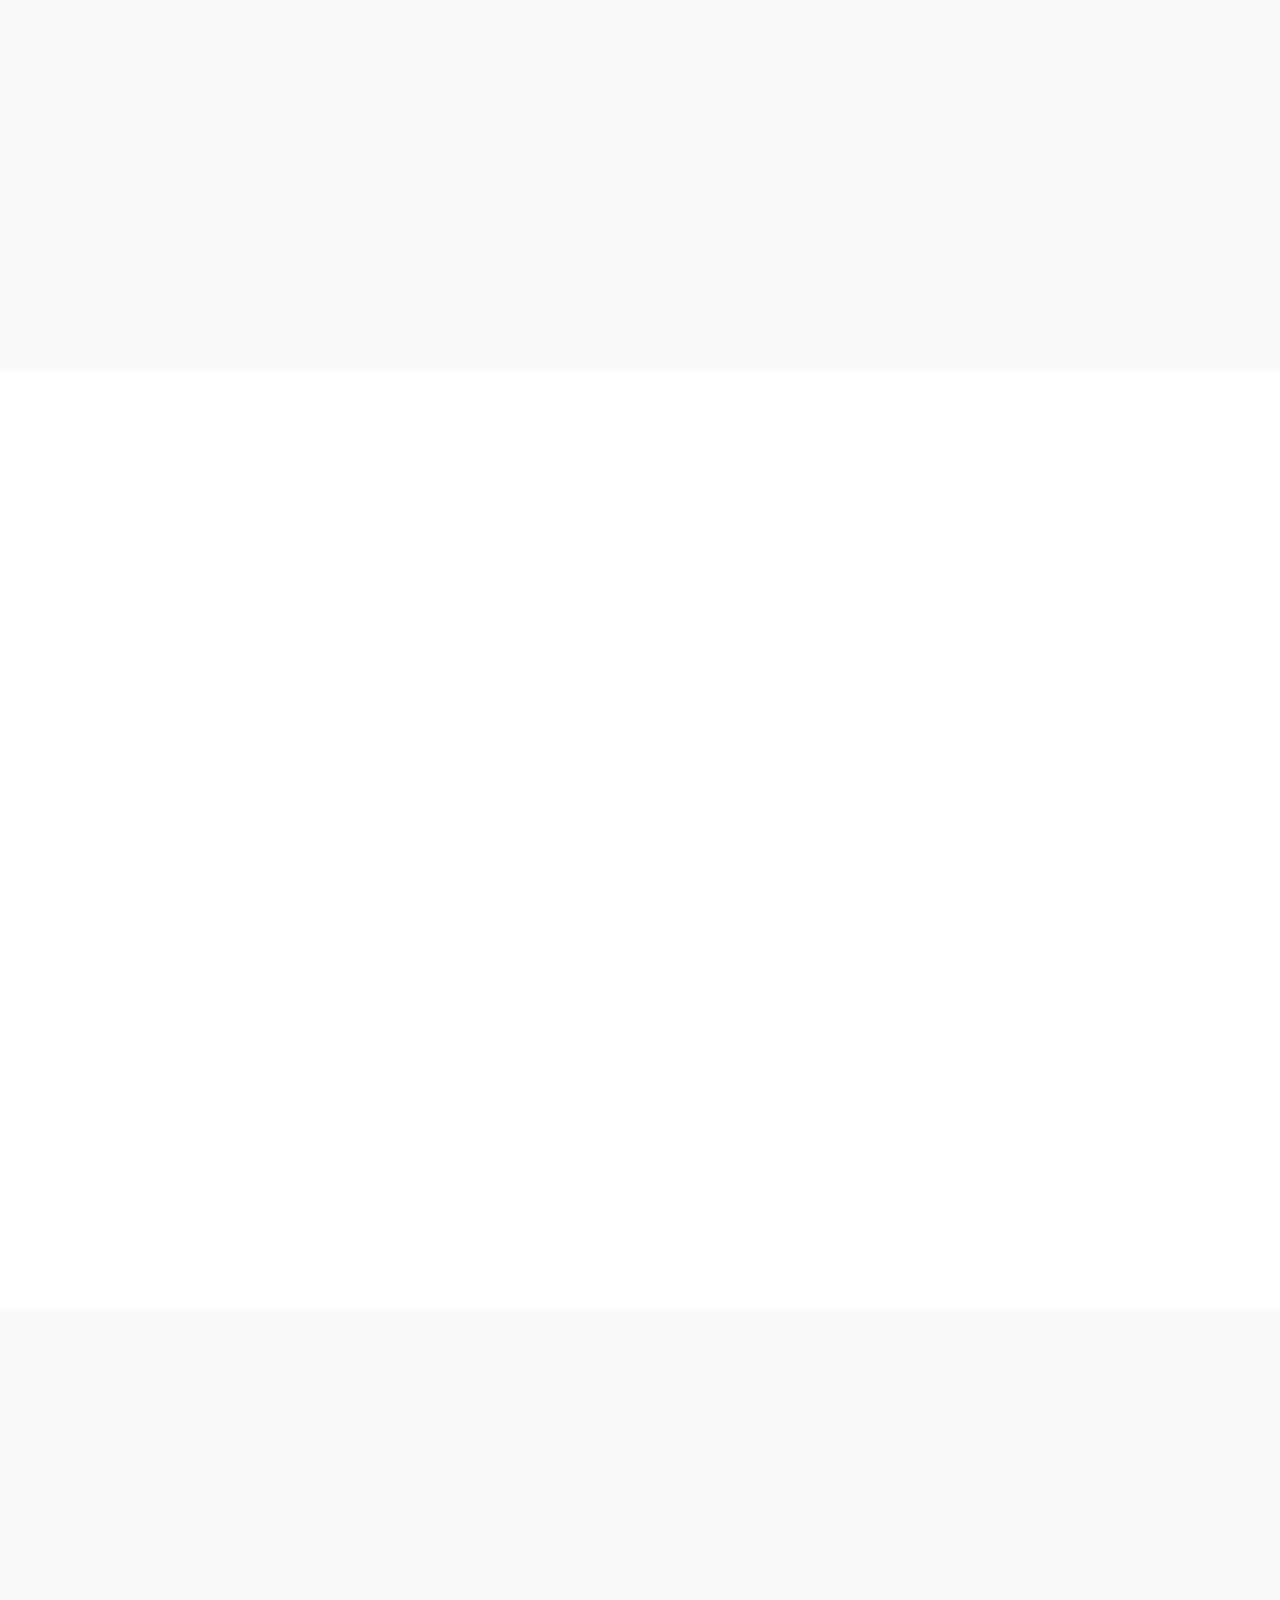
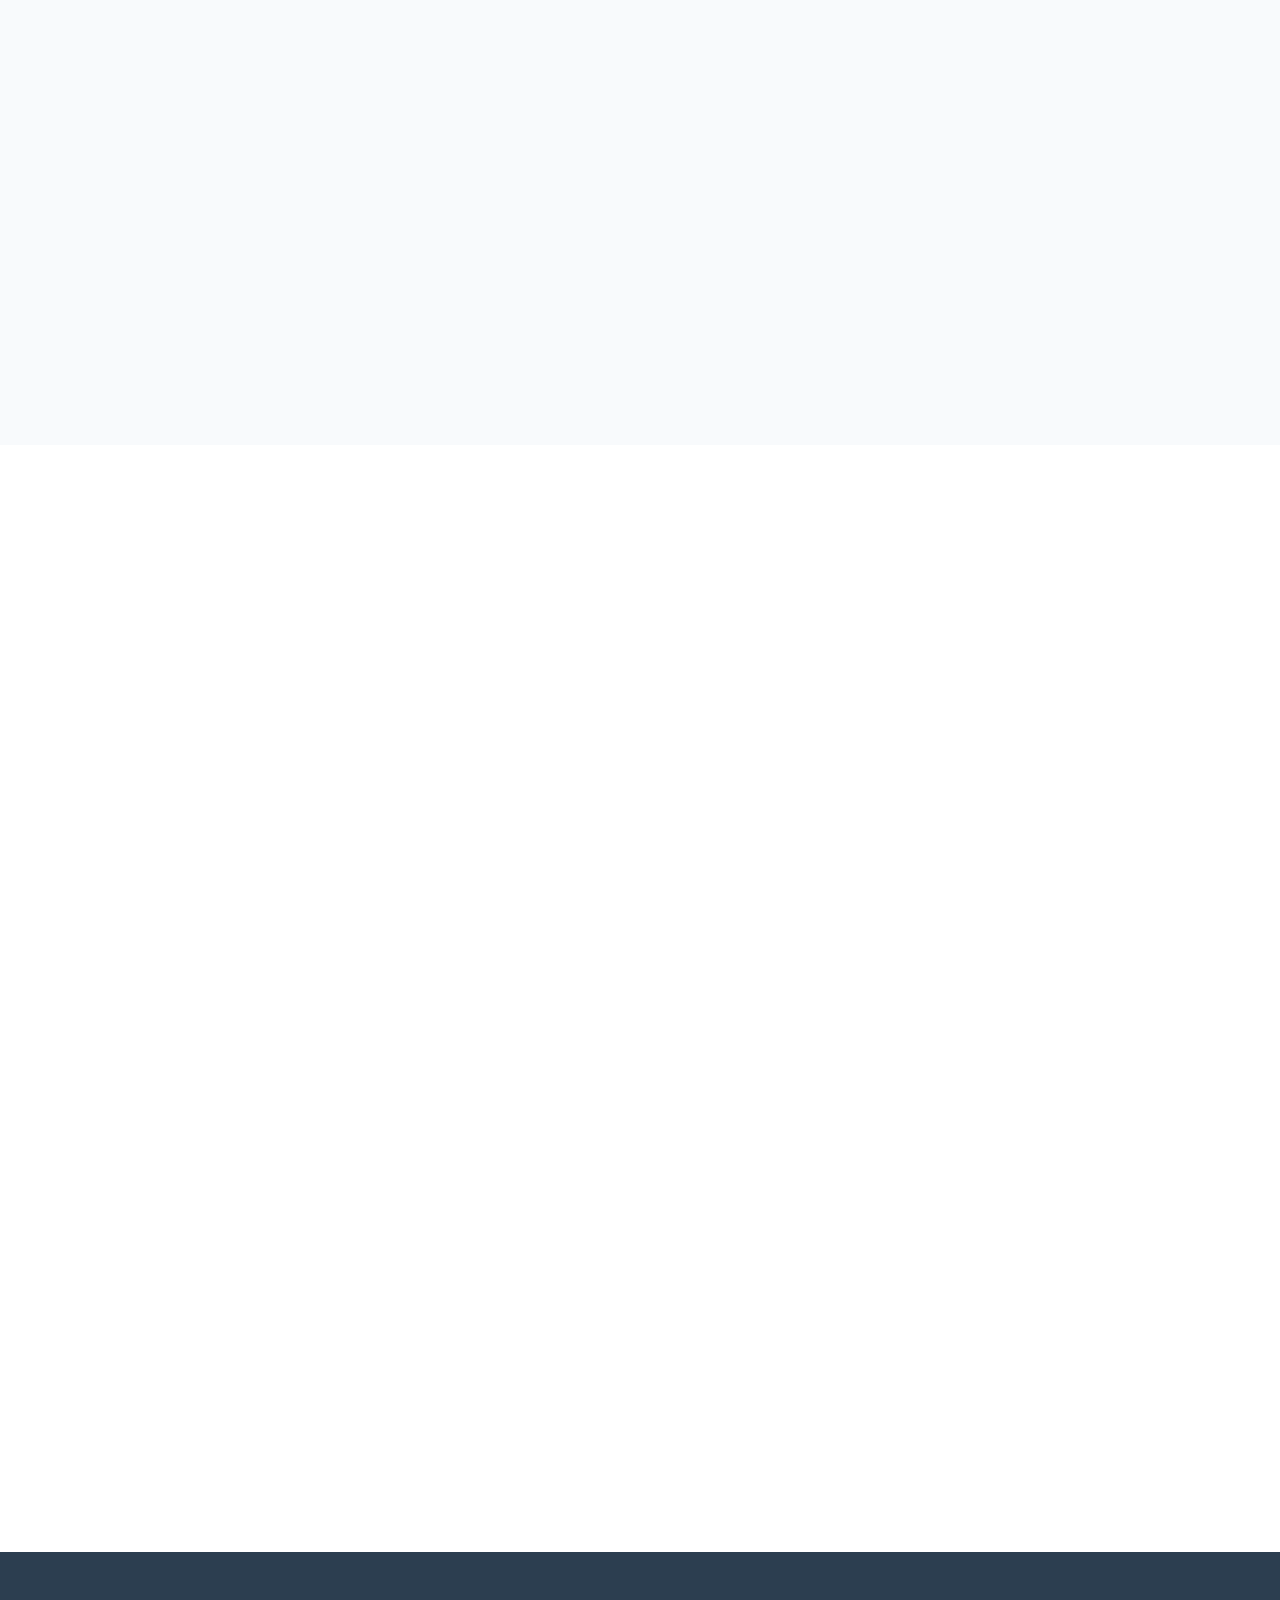
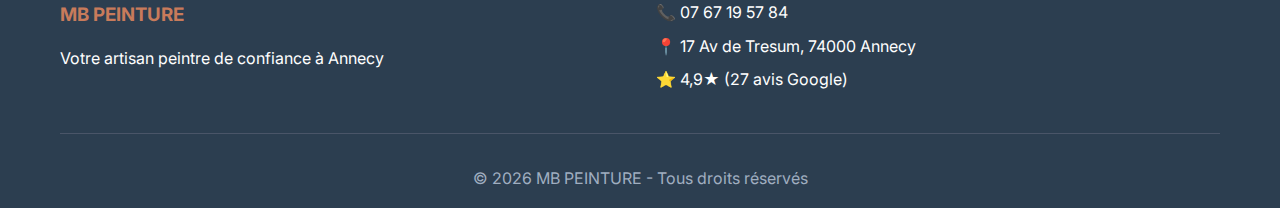
<file: mb-peinture/index.html>
<!DOCTYPE html>
<html lang="fr">
<head>
    <meta charset="UTF-8">
    <meta name="viewport" content="width=device-width, initial-scale=1.0">
    <title>MB PEINTURE - Peintre en Bâtiment à Annecy</title>
    <meta name="description" content="MB PEINTURE, votre artisan peintre à Annecy. Peinture intérieure, extérieure, décoration et finitions de qualité. Devis gratuit.">
    
    <!-- AOS CSS -->
    <link href="https://unpkg.com/aos@2.3.1/dist/aos.css" rel="stylesheet">
    
    <!-- Custom CSS -->
    <link rel="stylesheet" href="style.css">
    
    <!-- Font -->
    <link rel="preconnect" href="https://fonts.googleapis.com">
    <link rel="preconnect" href="https://fonts.gstatic.com" crossorigin>
    <link href="https://fonts.googleapis.com/css2?family=Inter:wght@300;400;500;600;700&display=swap" rel="stylesheet">
</head>
<body>
    <!-- Navigation -->
    <nav class="navbar" id="navbar">
        <div class="nav-container">
            <div class="nav-logo">
                <h3>MB PEINTURE</h3>
            </div>
            <div class="nav-menu" id="nav-menu">
                <a href="#accueil" class="nav-link">Accueil</a>
                <a href="#services" class="nav-link">Services</a>
                <a href="#realisations" class="nav-link">Réalisations</a>
                <a href="#avis" class="nav-link">Avis</a>
                <a href="#contact" class="nav-link">Contact</a>
            </div>
            <div class="nav-toggle" id="nav-toggle">
                <span></span>
                <span></span>
                <span></span>
            </div>
        </div>
    </nav>

    <!-- Hero Section -->
    <section id="accueil" class="hero">
        <div class="hero-content" data-aos="fade-up" data-aos-duration="1000">
            <h1>Votre Artisan Peintre de Confiance à Annecy</h1>
            <p>Peinture intérieure et extérieure de qualité professionnelle. Plus de 27 clients satisfaits nous font confiance avec une note de 4,9★.</p>
            <div class="hero-stats">
                <div class="stat" data-aos="fade-up" data-aos-delay="200">
                    <span class="stat-number">4.9★</span>
                    <span class="stat-label">Note moyenne</span>
                </div>
                <div class="stat" data-aos="fade-up" data-aos-delay="400">
                    <span class="stat-number">27+</span>
                    <span class="stat-label">Avis clients</span>
                </div>
            </div>
            <a href="#contact" class="cta-button" data-aos="fade-up" data-aos-delay="600">
                Devis Gratuit
            </a>
        </div>
        <div class="hero-image" data-aos="fade-left" data-aos-delay="400">
            <div class="image-placeholder">
                <span>🎨</span>
            </div>
        </div>
    </section>

    <!-- Services Section -->
    <section id="services" class="services">
        <div class="container">
            <div class="section-header" data-aos="fade-up">
                <h2>Nos Services</h2>
                <p>Des prestations complètes pour tous vos projets de peinture</p>
            </div>
            
            <div class="services-grid">
                <div class="service-card" data-aos="fade-up" data-aos-delay="100">
                    <div class="service-icon">🏠</div>
                    <h3>Peinture Intérieure</h3>
                    <p>Transformation complète de vos espaces intérieurs avec des finitions impeccables et des couleurs tendances.</p>
                </div>
                
                <div class="service-card" data-aos="fade-up" data-aos-delay="200">
                    <div class="service-icon">🌿</div>
                    <h3>Peinture Extérieure</h3>
                    <p>Protection et embellissement de vos façades avec des peintures adaptées au climat savoyard.</p>
                </div>
                
                <div class="service-card" data-aos="fade-up" data-aos-delay="300">
                    <div class="service-icon">✨</div>
                    <h3>Décoration</h3>
                    <p>Création d'ambiances uniques avec des techniques décoratives personnalisées selon vos goûts.</p>
                </div>
                
                <div class="service-card" data-aos="fade-up" data-aos-delay="400">
                    <div class="service-icon">🎯</div>
                    <h3>Finitions</h3>
                    <p>Soigneux dans les détails, nous apportons la touche finale qui fait toute la différence.</p>
                </div>
                
                <div class="service-card" data-aos="fade-up" data-aos-delay="500">
                    <div class="service-icon">🧱</div>
                    <h3>Enduits</h3>
                    <p>Application d'enduits décoratifs et de protection pour une finition durable et esthétique.</p>
                </div>
            </div>
        </div>
    </section>

    <!-- Réalisations Section -->
    <section id="realisations" class="realisations">
        <div class="container">
            <div class="section-header" data-aos="fade-up">
                <h2>Nos Réalisations</h2>
                <p>Découvrez quelques-unes de nos plus belles réalisations à Annecy et ses environs</p>
            </div>
            
            <div class="gallery-grid">
                <div class="gallery-item" data-aos="fade-up" data-aos-delay="100">
                    <div class="gallery-placeholder">
                        <span>🏡</span>
                        <p>Rénovation intérieure complète</p>
                    </div>
                </div>
                <div class="gallery-item" data-aos="fade-up" data-aos-delay="200">
                    <div class="gallery-placeholder">
                        <span>🏢</span>
                        <p>Façade commerciale</p>
                    </div>
                </div>
                <div class="gallery-item" data-aos="fade-up" data-aos-delay="300">
                    <div class="gallery-placeholder">
                        <span>🎨</span>
                        <p>Décoration murale artistique</p>
                    </div>
                </div>
                <div class="gallery-item" data-aos="fade-up" data-aos-delay="400">
                    <div class="gallery-placeholder">
                        <span>🏠</span>
                        <p>Peinture extérieure villa</p>
                    </div>
                </div>
            </div>
        </div>
    </section>

    <!-- Avis Section -->
    <section id="avis" class="reviews">
        <div class="container">
            <div class="section-header" data-aos="fade-up">
                <h2>Ce que disent nos clients</h2>
                <p>4,9★ sur Google avec 27 avis authentiques</p>
            </div>
            
            <div class="reviews-grid">
                <div class="review-card" data-aos="fade-up" data-aos-delay="100">
                    <div class="stars">⭐⭐⭐⭐⭐</div>
                    <p>"Travail impeccable ! L'équipe MB PEINTURE a transformé notre salon avec un professionnalisme remarquable. Je recommande vivement."</p>
                    <div class="reviewer">- Marie L.</div>
                </div>
                
                <div class="review-card" data-aos="fade-up" data-aos-delay="200">
                    <div class="stars">⭐⭐⭐⭐⭐</div>
                    <p>"Ponctualité, propreté et qualité au rendez-vous. Notre façade n'a jamais été aussi belle. Merci MB PEINTURE !"</p>
                    <div class="reviewer">- Jean-Pierre M.</div>
                </div>
                
                <div class="review-card" data-aos="fade-up" data-aos-delay="300">
                    <div class="stars">⭐⭐⭐⭐⭐</div>
                    <p>"Excellent conseil pour le choix des couleurs et finition parfaite. Un vrai professionnel à l'écoute de ses clients."</p>
                    <div class="reviewer">- Sophie D.</div>
                </div>
            </div>
            
            <div class="google-link" data-aos="fade-up" data-aos-delay="400">
                <a href="https://www.google.com/maps/search/MB+PEINTURE+annecy" target="_blank" rel="noopener">
                    Voir tous nos avis Google
                </a>
            </div>
        </div>
    </section>

    <!-- Contact Section -->
    <section id="contact" class="contact">
        <div class="container">
            <div class="section-header" data-aos="fade-up">
                <h2>Contactez-nous</h2>
                <p>Demandez votre devis gratuit dès maintenant</p>
            </div>
            
            <div class="contact-content">
                <div class="contact-info" data-aos="fade-right">
                    <div class="contact-item">
                        <div class="contact-icon">📞</div>
                        <div>
                            <h4>Téléphone</h4>
                            <a href="tel:0767195784">07 67 19 57 84</a>
                        </div>
                    </div>
                    
                    <div class="contact-item">
                        <div class="contact-icon">📍</div>
                        <div>
                            <h4>Adresse</h4>
                            <p>17 Av de Tresum<br>74000 Annecy</p>
                        </div>
                    </div>
                    
                    <div class="contact-item">
                        <div class="contact-icon">⭐</div>
                        <div>
                            <h4>Note Google</h4>
                            <p>4,9★ (27 avis)</p>
                        </div>
                    </div>
                </div>
                
                <div class="contact-map" data-aos="fade-left">
                    <iframe 
                        src="https://www.google.com/maps/embed?pb=!1m18!1m12!1m3!1d2782.5!2d6.1282!3d45.9!2m3!1f0!2f0!3f0!3m2!1i1024!2i768!4f13.1!3m3!1m2!1s0x0%3A0x0!2zNDXCsDU0JzAwLjAiTiA2wrAwNyc0MS42IkU!5e0!3m2!1sfr!2sfr!4v1234567890" 
                        width="100%" 
                        height="300" 
                        style="border:0;" 
                        allowfullscreen="" 
                        loading="lazy" 
                        referrerpolicy="no-referrer-when-downgrade">
                    </iframe>
                </div>
            </div>
            
            <div class="cta-section" data-aos="fade-up" data-aos-delay="400">
                <h3>Prêt à commencer votre projet ?</h3>
                <a href="tel:0767195784" class="cta-button">Appelez Maintenant</a>
            </div>
        </div>
    </section>

    <!-- Footer -->
    <footer class="footer">
        <div class="container">
            <div class="footer-content">
                <div class="footer-info">
                    <h3>MB PEINTURE</h3>
                    <p>Votre artisan peintre de confiance à Annecy</p>
                </div>
                <div class="footer-contact">
                    <p>📞 07 67 19 57 84</p>
                    <p>📍 17 Av de Tresum, 74000 Annecy</p>
                    <p>⭐ 4,9★ (27 avis Google)</p>
                </div>
            </div>
            <div class="footer-bottom">
                <p>&copy; 2026 MB PEINTURE - Tous droits réservés</p>
            </div>
        </div>
    </footer>

    <!-- AOS JS -->
    <script src="https://unpkg.com/aos@2.3.1/dist/aos.js"></script>
    
    <!-- Custom JS -->
    <script src="script.js"></script>
</body>
</html>
</file>
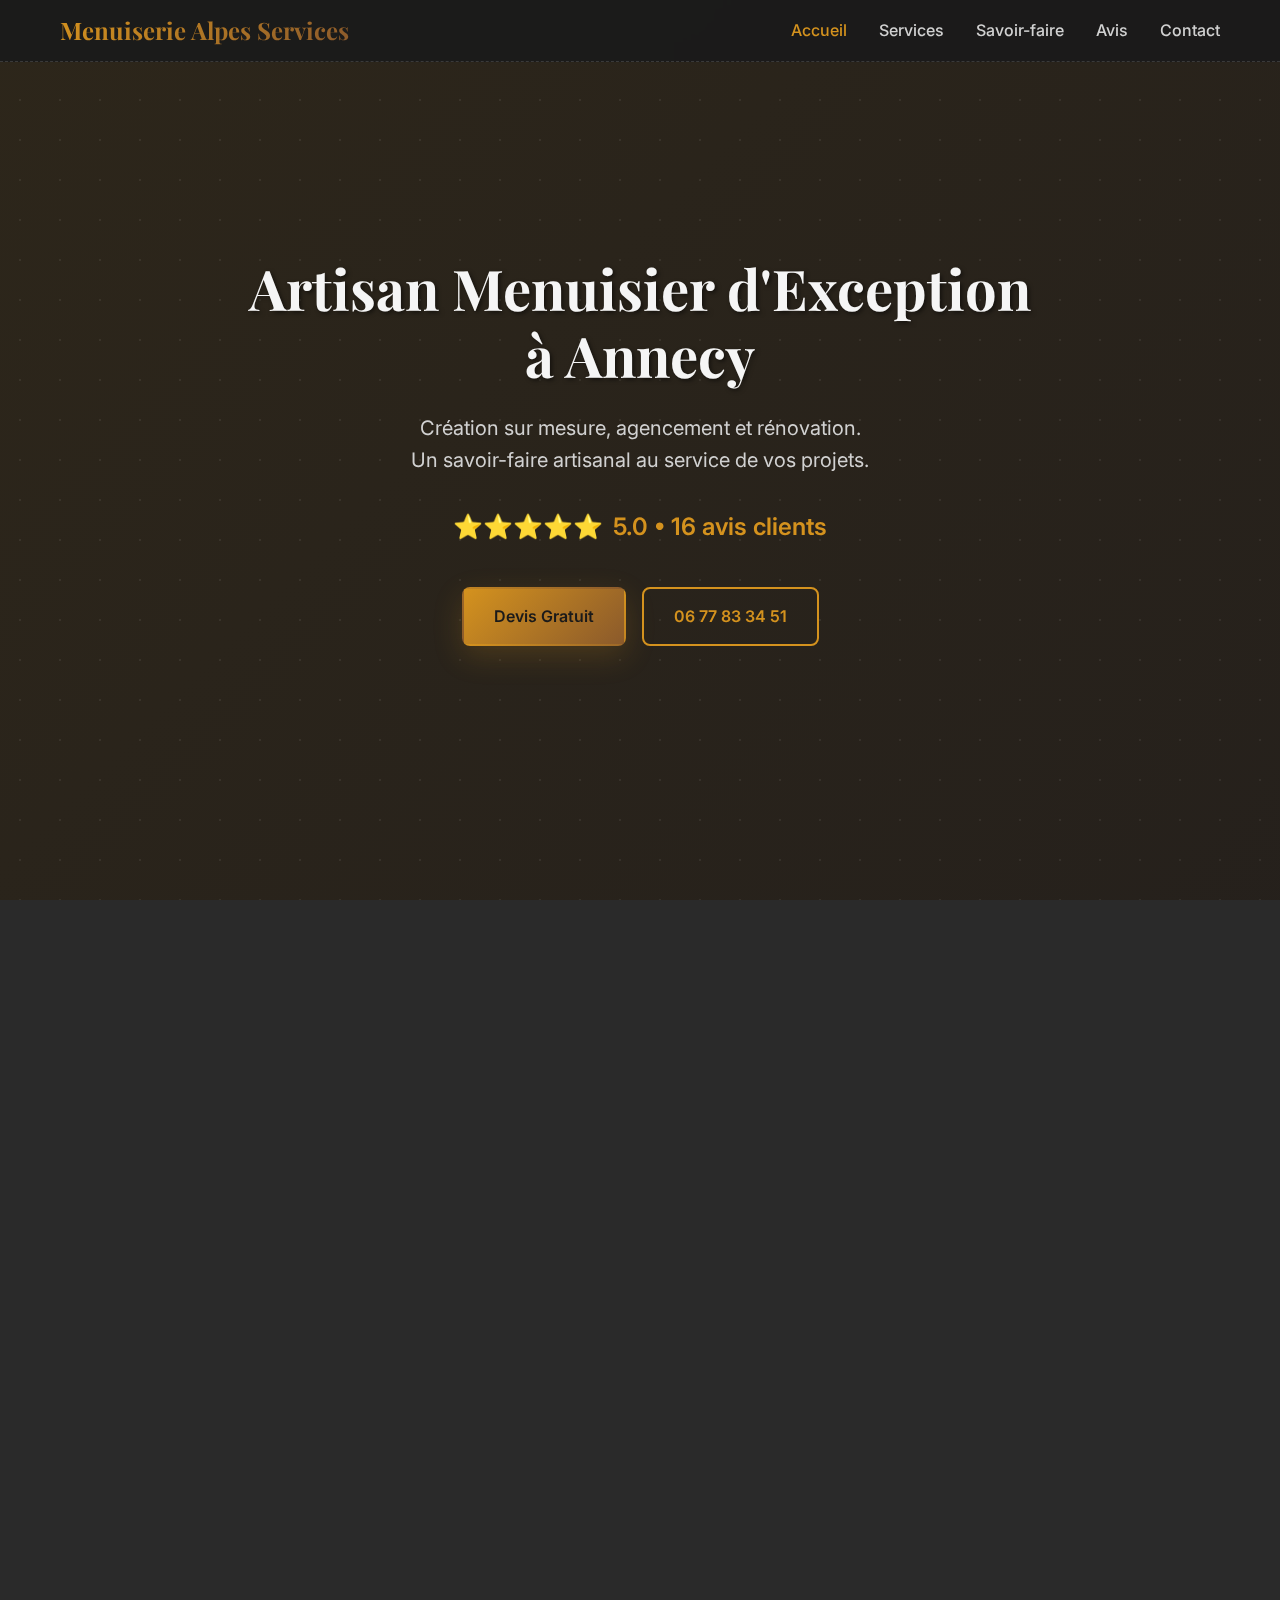
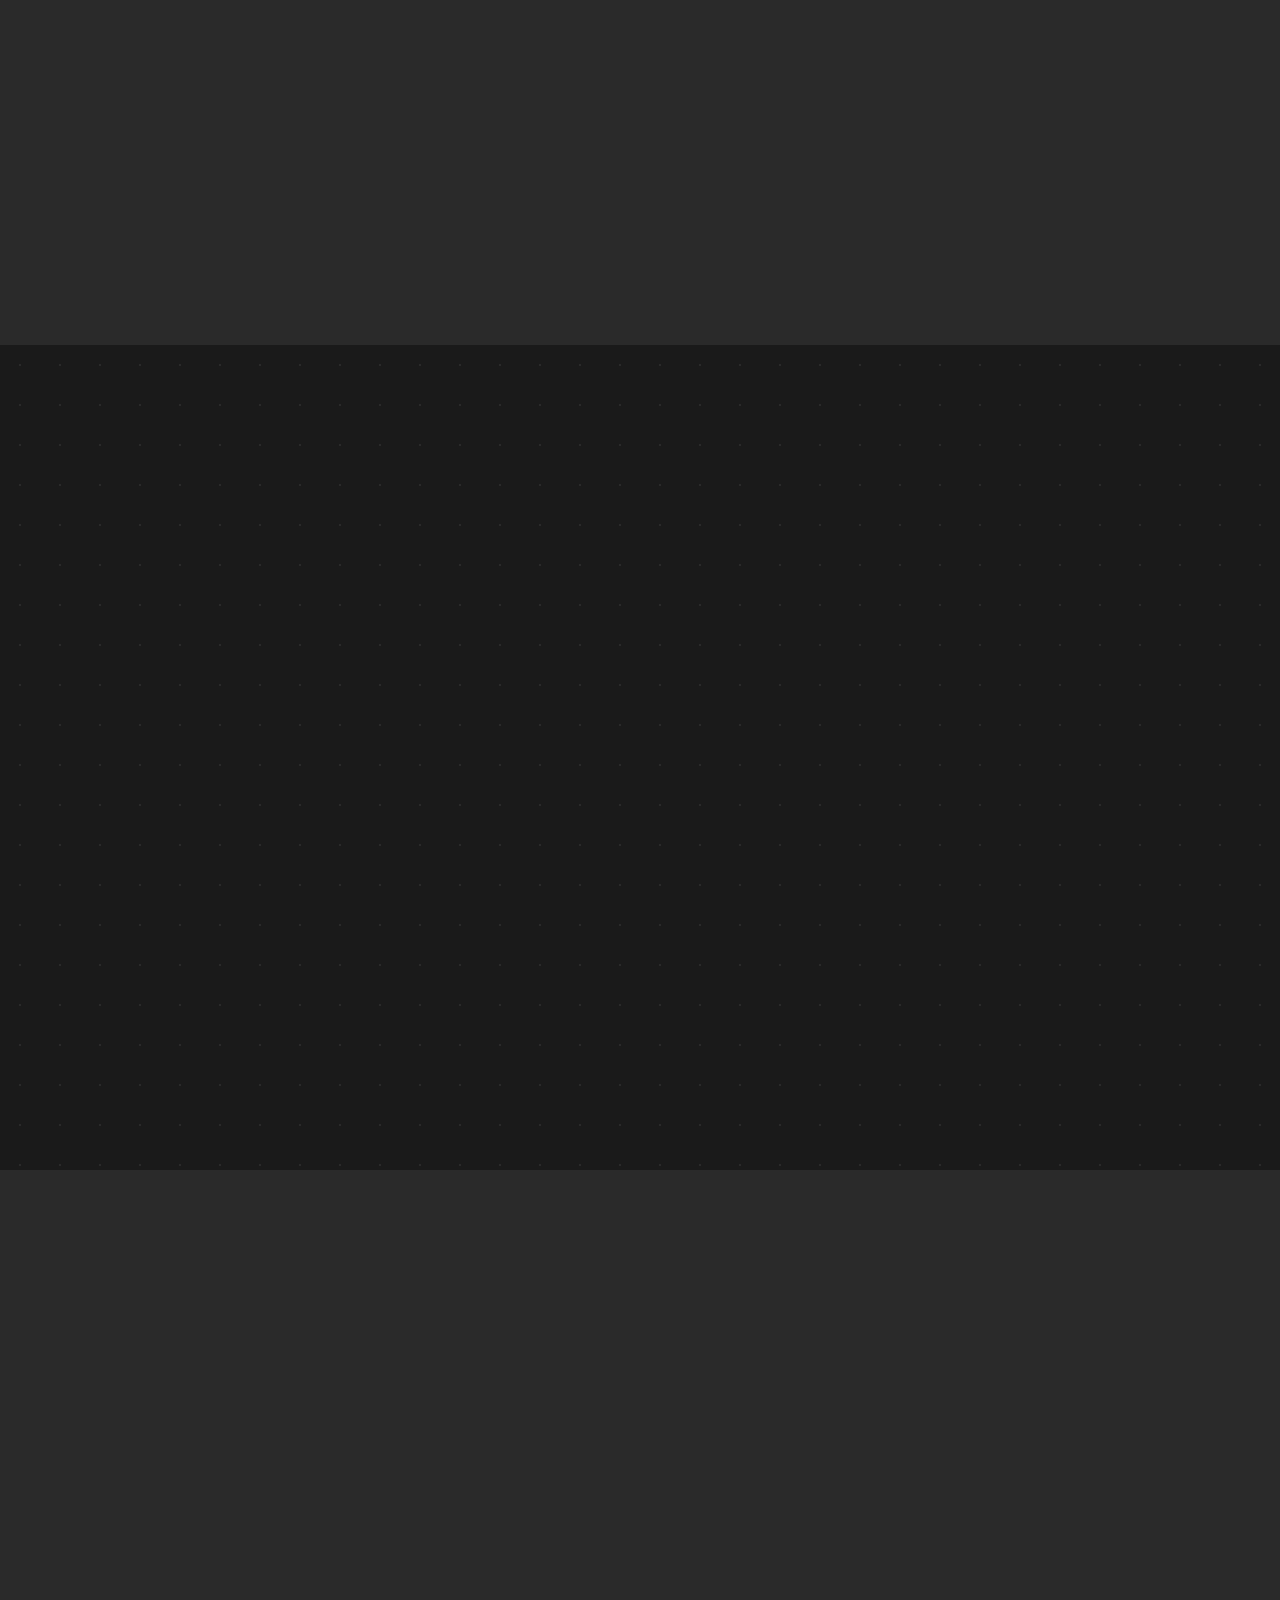
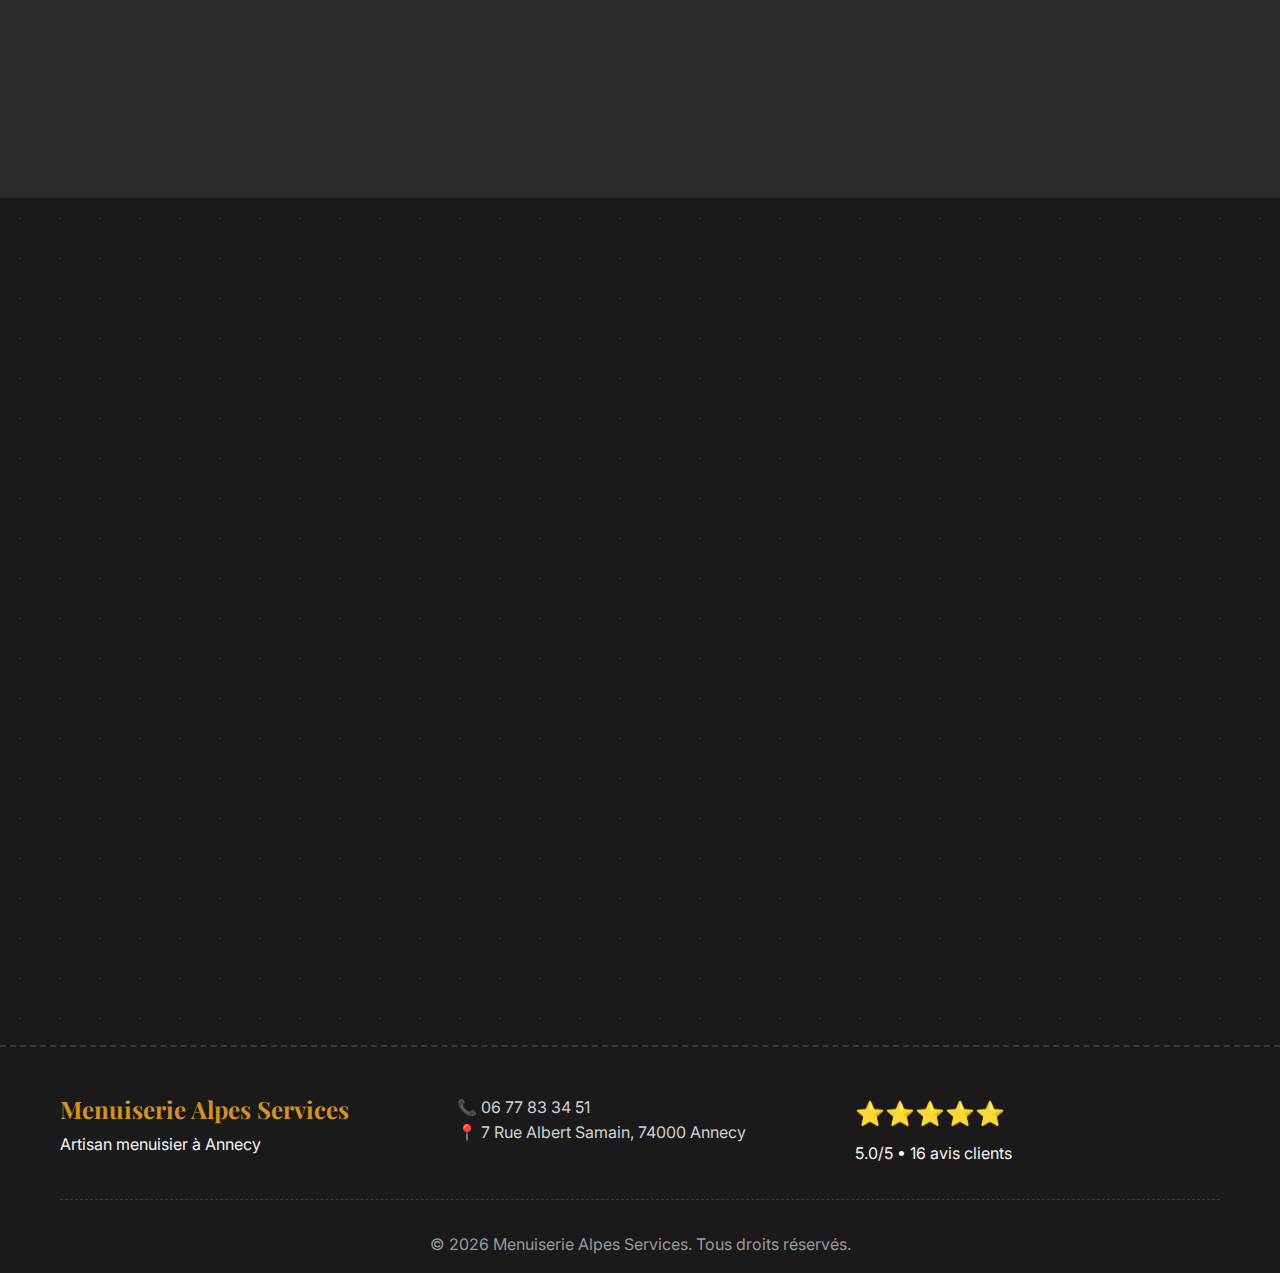
<file: menuiserie-alpes-services/index.html>
<!DOCTYPE html>
<html lang="fr">
<head>
    <meta charset="UTF-8">
    <meta name="viewport" content="width=device-width, initial-scale=1.0">
    <title>Menuiserie Alpes Services - Artisan Menuisier à Annecy</title>
    <meta name="description" content="Menuiserie Alpes Services, artisan menuisier à Annecy. Menuiserie sur mesure, agencement, cuisines, placards, escaliers. 5★ - 16 avis. Devis gratuit.">
    
    <!-- AOS Animation Library -->
    <link href="https://unpkg.com/aos@2.3.1/dist/aos.css" rel="stylesheet">
    
    <!-- Google Fonts -->
    <link rel="preconnect" href="https://fonts.googleapis.com">
    <link rel="preconnect" href="https://fonts.gstatic.com" crossorigin>
    <link href="https://fonts.googleapis.com/css2?family=Inter:wght@300;400;500;600;700&family=Playfair+Display:wght@400;500;700&display=swap" rel="stylesheet">
    
    <!-- CSS -->
    <link rel="stylesheet" href="style.css">
</head>
<body>
    <!-- Navigation -->
    <nav class="nav" id="navbar">
        <div class="container">
            <div class="nav-content">
                <div class="nav-brand">
                    <h2>Menuiserie Alpes Services</h2>
                </div>
                <div class="nav-menu" id="nav-menu">
                    <a href="#accueil" class="nav-link">Accueil</a>
                    <a href="#services" class="nav-link">Services</a>
                    <a href="#savoir-faire" class="nav-link">Savoir-faire</a>
                    <a href="#avis" class="nav-link">Avis</a>
                    <a href="#contact" class="nav-link">Contact</a>
                </div>
                <div class="nav-toggle" id="nav-toggle">
                    <span></span>
                    <span></span>
                    <span></span>
                </div>
            </div>
        </div>
    </nav>

    <!-- Hero Section -->
    <section id="accueil" class="hero">
        <div class="hero-background"></div>
        <div class="container">
            <div class="hero-content" data-aos="fade-up" data-aos-duration="1000">
                <h1>Artisan Menuisier d'Exception à Annecy</h1>
                <p class="hero-subtitle">Création sur mesure, agencement et rénovation. <br>Un savoir-faire artisanal au service de vos projets.</p>
                <div class="hero-rating" data-aos="fade-up" data-aos-delay="200">
                    <div class="stars">
                        <span>⭐⭐⭐⭐⭐</span>
                        <span class="rating-text">5.0 • 16 avis clients</span>
                    </div>
                </div>
                <div class="hero-cta" data-aos="fade-up" data-aos-delay="400">
                    <a href="#contact" class="btn btn-primary">Devis Gratuit</a>
                    <a href="tel:0677833451" class="btn btn-secondary">06 77 83 34 51</a>
                </div>
            </div>
        </div>
    </section>

    <!-- Services Section -->
    <section id="services" class="services">
        <div class="container">
            <div class="section-header" data-aos="fade-up">
                <h2>Nos Services</h2>
                <p>Excellence artisanale pour tous vos projets de menuiserie</p>
            </div>
            <div class="services-grid">
                <div class="service-card" data-aos="fade-up" data-aos-delay="100">
                    <div class="service-icon">🔨</div>
                    <h3>Menuiserie Sur Mesure</h3>
                    <p>Création de meubles uniques adaptés à vos besoins et à votre espace. Chaque pièce est conçue avec passion et expertise.</p>
                </div>
                <div class="service-card" data-aos="fade-up" data-aos-delay="200">
                    <div class="service-icon">🏠</div>
                    <h3>Agencement</h3>
                    <p>Optimisation et aménagement de vos espaces. Solutions sur mesure pour transformer votre intérieur avec élégance.</p>
                </div>
                <div class="service-card" data-aos="fade-up" data-aos-delay="300">
                    <div class="service-icon">🍴</div>
                    <h3>Cuisines</h3>
                    <p>Conception et installation de cuisines sur mesure. Le cœur de votre maison mérite un traitement d'exception.</p>
                </div>
                <div class="service-card" data-aos="fade-up" data-aos-delay="100">
                    <div class="service-icon">📦</div>
                    <h3>Placards & Rangements</h3>
                    <p>Solutions de rangement intelligentes et esthétiques. Maximisez votre espace avec style et fonctionnalité.</p>
                </div>
                <div class="service-card" data-aos="fade-up" data-aos-delay="200">
                    <div class="service-icon">🔺</div>
                    <h3>Escaliers</h3>
                    <p>Création d'escaliers sur mesure, alliant sécurité et design. Chaque marche est une œuvre d'art fonctionnelle.</p>
                </div>
                <div class="service-card" data-aos="fade-up" data-aos-delay="300">
                    <div class="service-icon">🔧</div>
                    <h3>Rénovation</h3>
                    <p>Restauration et modernisation de vos éléments en bois. Redonnez vie à votre patrimoine avec respect.</p>
                </div>
            </div>
        </div>
    </section>

    <!-- Savoir-faire Section -->
    <section id="savoir-faire" class="craftsmanship">
        <div class="container">
            <div class="craftsmanship-content">
                <div class="craftsmanship-text" data-aos="fade-right">
                    <h2>Savoir-Faire Artisanal</h2>
                    <p>Fort d'une expérience solide dans la menuiserie traditionnelle et contemporaine, notre atelier allie techniques ancestrales et outils modernes pour créer des pièces d'exception.</p>
                    
                    <div class="features">
                        <div class="feature">
                            <div class="feature-icon">✨</div>
                            <div>
                                <h4>Matériaux Nobles</h4>
                                <p>Sélection rigoureuse des bois pour garantir qualité et durabilité</p>
                            </div>
                        </div>
                        <div class="feature">
                            <div class="feature-icon">🎯</div>
                            <div>
                                <h4>Précision Artisanale</h4>
                                <p>Chaque assemblage est réalisé avec la minutie du maître artisan</p>
                            </div>
                        </div>
                        <div class="feature">
                            <div class="feature-icon">🌿</div>
                            <div>
                                <h4>Respect de l'Environnement</h4>
                                <p>Sourcing responsable et techniques de finition écologiques</p>
                            </div>
                        </div>
                    </div>
                </div>
                <div class="craftsmanship-visual" data-aos="fade-left">
                    <div class="craft-card">
                        <div class="craft-number">15+</div>
                        <div class="craft-label">Années d'expérience</div>
                    </div>
                    <div class="craft-card">
                        <div class="craft-number">100%</div>
                        <div class="craft-label">Sur mesure</div>
                    </div>
                    <div class="craft-card">
                        <div class="craft-number">5★</div>
                        <div class="craft-label">Satisfaction client</div>
                    </div>
                </div>
            </div>
        </div>
    </section>

    <!-- Reviews Section -->
    <section id="avis" class="reviews">
        <div class="container">
            <div class="section-header" data-aos="fade-up">
                <h2>Nos Clients Témoignent</h2>
                <p>16 avis • Note moyenne 5.0/5</p>
                <div class="overall-rating">
                    <span class="stars-large">⭐⭐⭐⭐⭐</span>
                </div>
            </div>
            <div class="reviews-grid">
                <div class="review-card" data-aos="fade-up" data-aos-delay="100">
                    <div class="review-header">
                        <div class="review-stars">⭐⭐⭐⭐⭐</div>
                        <div class="review-author">Marie L.</div>
                    </div>
                    <p>"Travail d'une qualité exceptionnelle ! Notre cuisine sur mesure dépasse toutes nos attentes. Un artisan passionné et minutieux."</p>
                </div>
                <div class="review-card" data-aos="fade-up" data-aos-delay="200">
                    <div class="review-header">
                        <div class="review-stars">⭐⭐⭐⭐⭐</div>
                        <div class="review-author">Jean-Pierre M.</div>
                    </div>
                    <p>"Professionnalisme exemplaire pour la rénovation de nos escaliers en chêne. Respect des délais et finitions parfaites."</p>
                </div>
                <div class="review-card" data-aos="fade-up" data-aos-delay="300">
                    <div class="review-header">
                        <div class="review-stars">⭐⭐⭐⭐⭐</div>
                        <div class="review-author">Sophie R.</div>
                    </div>
                    <p>"Aménagement de placards sur mesure. Optimisation parfaite de l'espace et finitions soignées. Je recommande vivement !"</p>
                </div>
            </div>
        </div>
    </section>

    <!-- Contact Section -->
    <section id="contact" class="contact">
        <div class="container">
            <div class="contact-content">
                <div class="contact-info" data-aos="fade-right">
                    <h2>Contactez-nous</h2>
                    <p>Parlons de votre projet. Devis gratuit et sans engagement.</p>
                    
                    <div class="contact-details">
                        <div class="contact-item">
                            <div class="contact-icon">📞</div>
                            <div>
                                <h4>Téléphone</h4>
                                <a href="tel:0677833451">06 77 83 34 51</a>
                            </div>
                        </div>
                        <div class="contact-item">
                            <div class="contact-icon">📍</div>
                            <div>
                                <h4>Adresse</h4>
                                <p>7 Rue Albert Samain<br>74000 Annecy</p>
                            </div>
                        </div>
                        <div class="contact-item">
                            <div class="contact-icon">🕒</div>
                            <div>
                                <h4>Horaires</h4>
                                <p>Lun-Ven: 8h-17h<br>Sam: Sur rendez-vous</p>
                            </div>
                        </div>
                    </div>

                    <div class="contact-cta">
                        <a href="tel:0677833451" class="btn btn-primary">Appeler Maintenant</a>
                    </div>
                </div>
                
                <div class="contact-map" data-aos="fade-left">
                    <iframe 
                        src="https://www.google.com/maps/embed?pb=!1m18!1m12!1m3!1d2782.2847848!2d6.1287!3d45.8992!2m3!1f0!2f0!3f0!3m2!1i1024!2i768!4f13.1!3m3!1m2!1s0x478b8ff6ee1f4e7b%3A0x1234567890abcdef!2s7%20Rue%20Albert%20Samain%2C%2074000%20Annecy!5e0!3m2!1sfr!2sfr!4v1234567890"
                        width="100%" 
                        height="400" 
                        style="border:0;" 
                        allowfullscreen="" 
                        loading="lazy" 
                        referrerpolicy="no-referrer-when-downgrade"
                        title="Localisation Menuiserie Alpes Services">
                    </iframe>
                </div>
            </div>
        </div>
    </section>

    <!-- Footer -->
    <footer class="footer">
        <div class="container">
            <div class="footer-content">
                <div class="footer-brand">
                    <h3>Menuiserie Alpes Services</h3>
                    <p>Artisan menuisier à Annecy</p>
                </div>
                <div class="footer-contact">
                    <p>📞 <a href="tel:0677833451">06 77 83 34 51</a></p>
                    <p>📍 7 Rue Albert Samain, 74000 Annecy</p>
                </div>
                <div class="footer-rating">
                    <div class="stars">⭐⭐⭐⭐⭐</div>
                    <p>5.0/5 • 16 avis clients</p>
                </div>
            </div>
            <div class="footer-bottom">
                <p>&copy; 2026 Menuiserie Alpes Services. Tous droits réservés.</p>
            </div>
        </div>
    </footer>

    <!-- AOS Animation Library -->
    <script src="https://unpkg.com/aos@2.3.1/dist/aos.js"></script>
    <script src="script.js"></script>
</body>
</html>
</file>
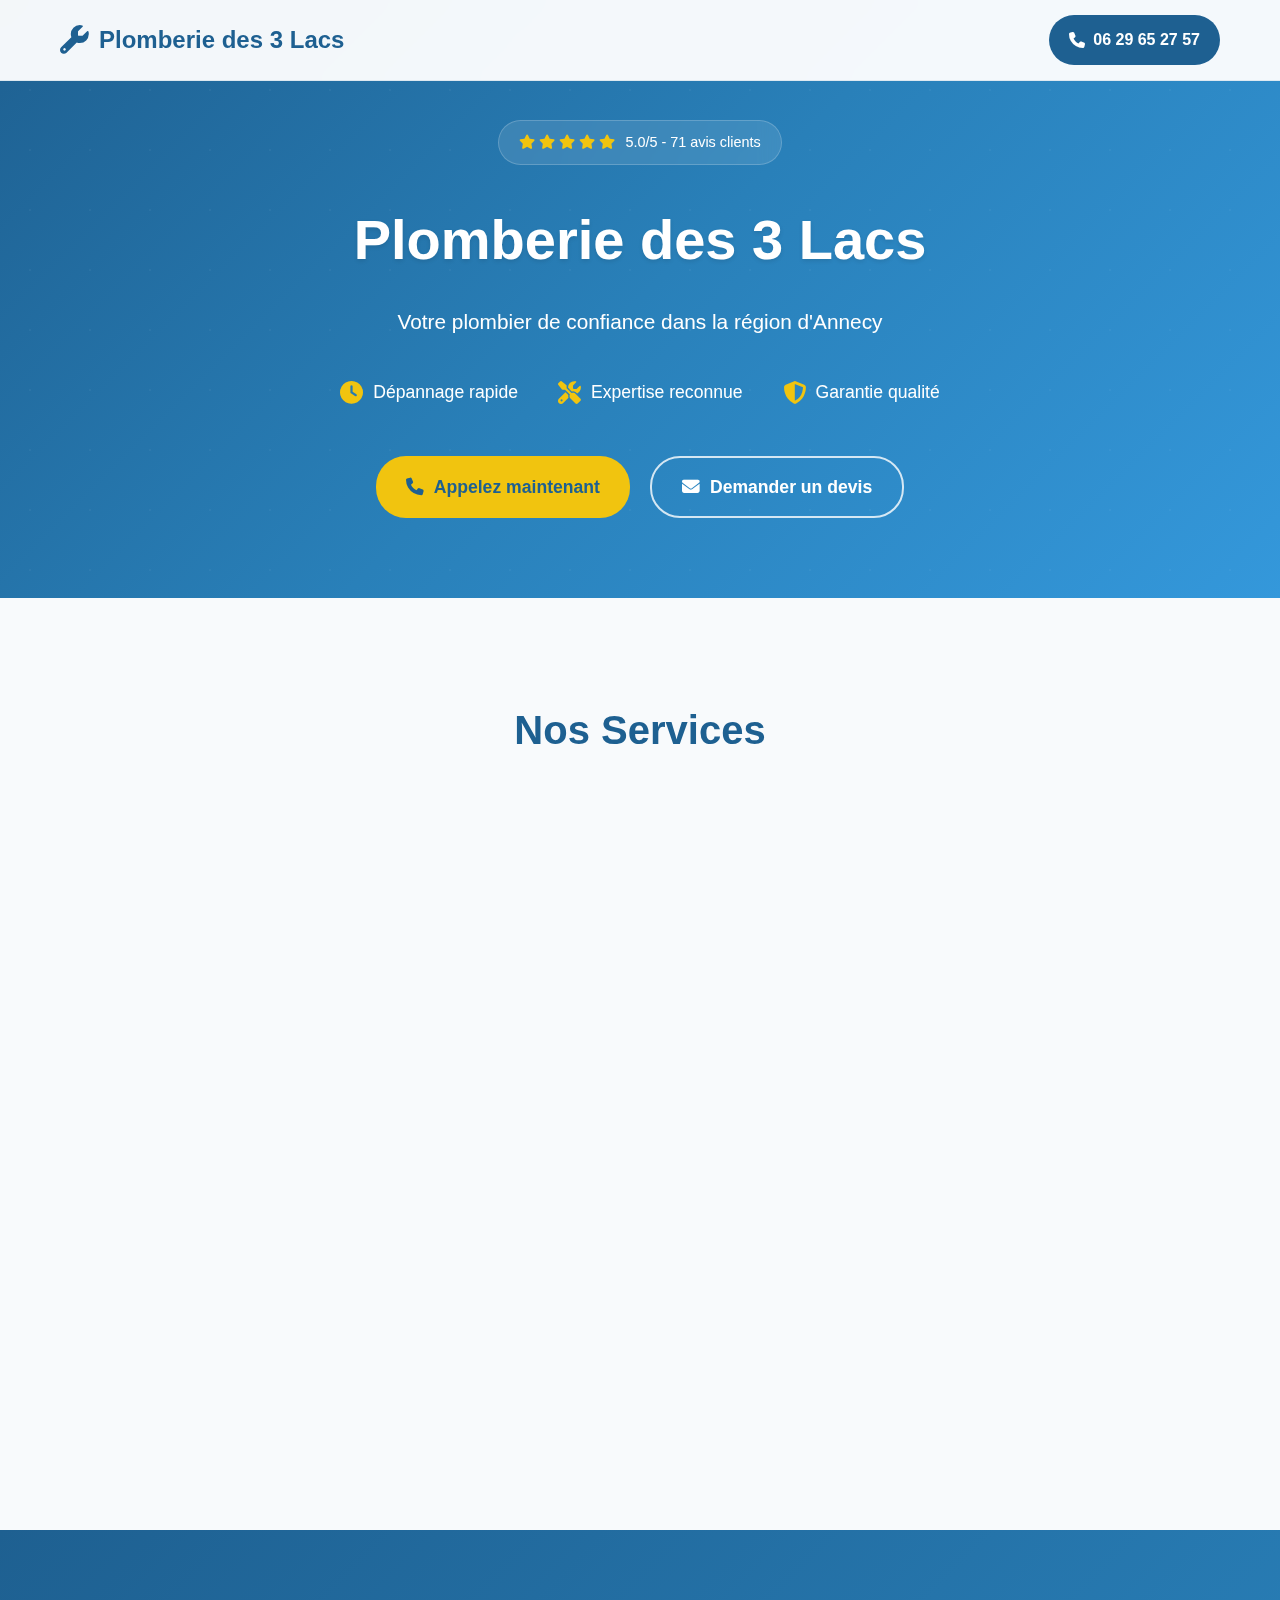
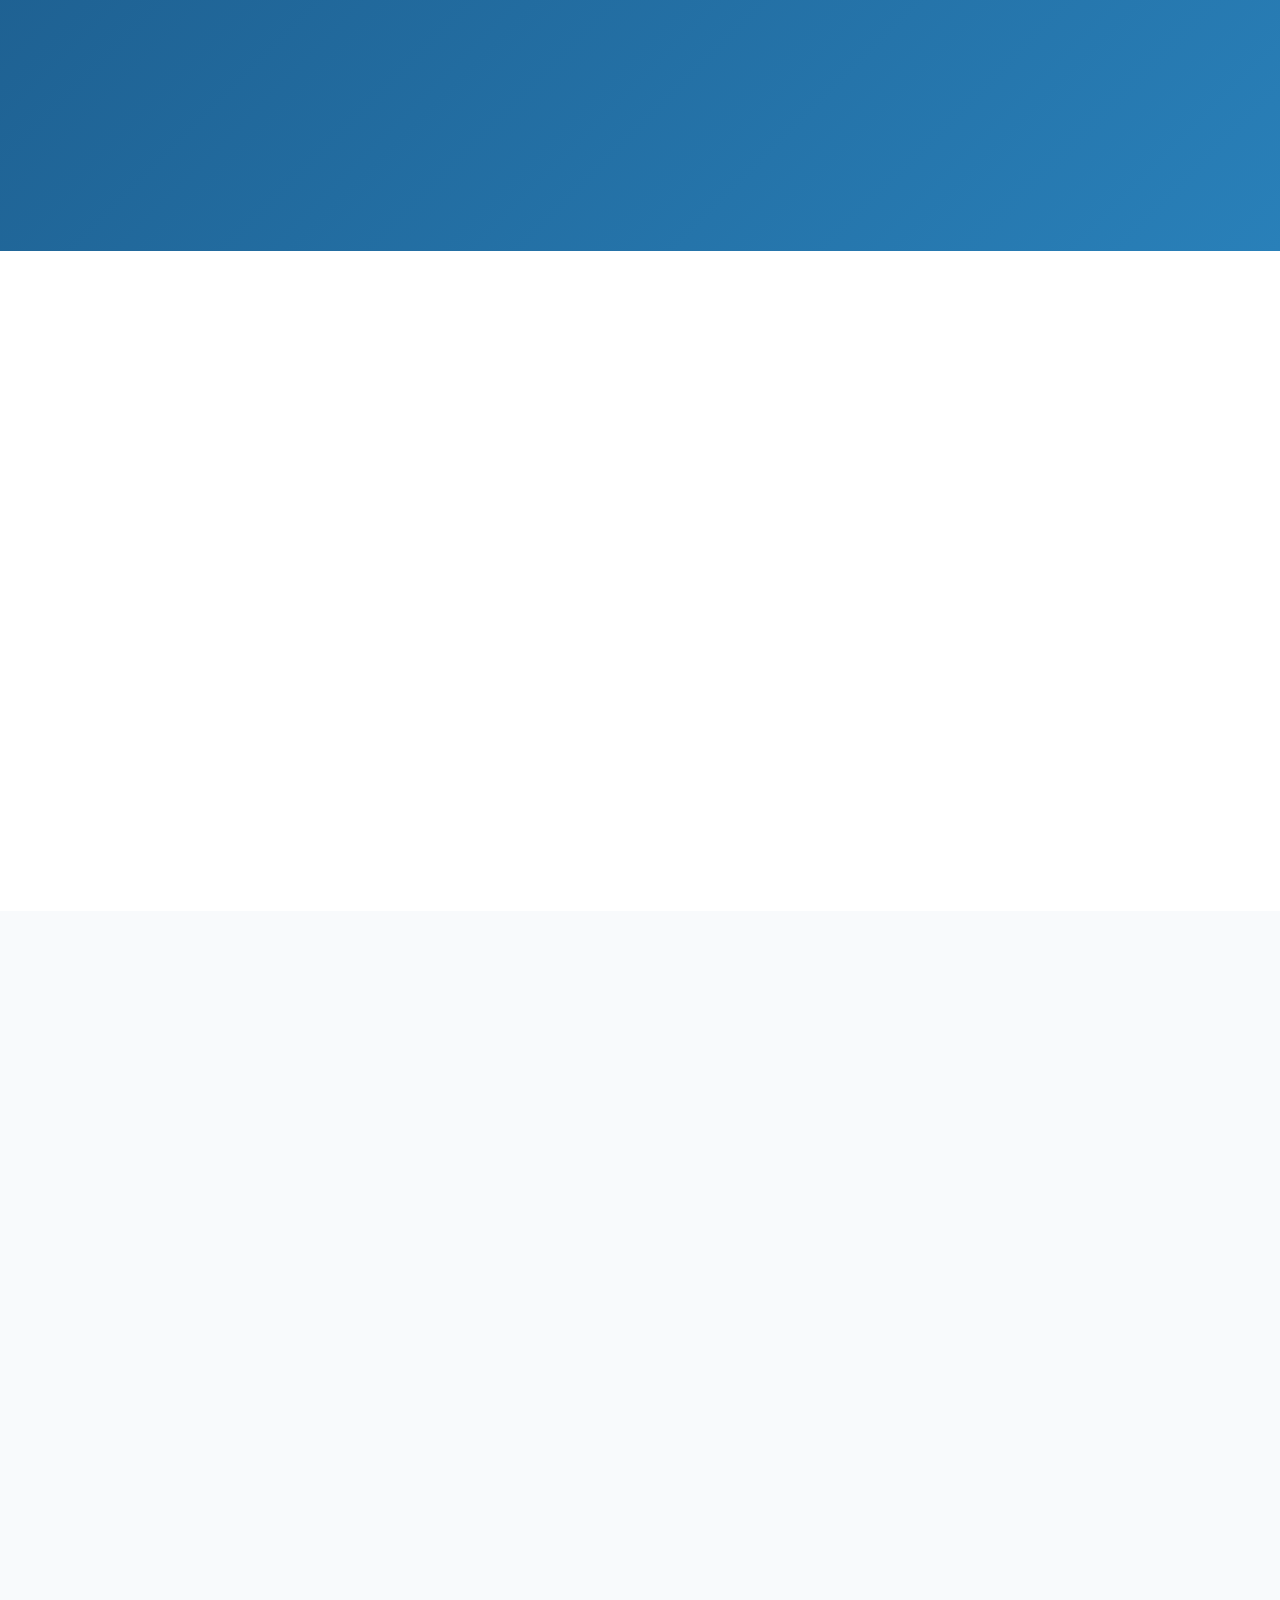
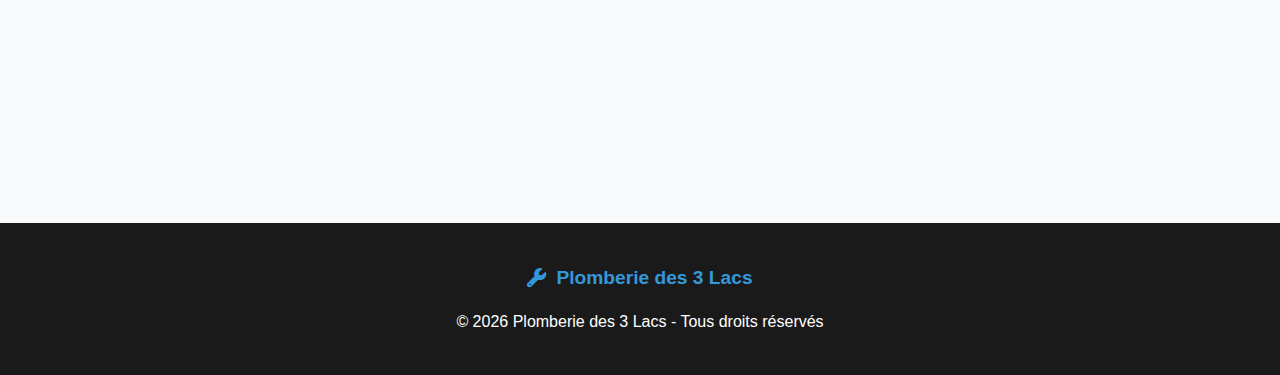
<file: plomberie-3-lacs/index.html>
<!DOCTYPE html>
<html lang="fr">
<head>
    <meta charset="UTF-8">
    <meta name="viewport" content="width=device-width, initial-scale=1.0">
    <title>Plomberie des 3 Lacs - Plombier à Annecy ⭐ 5/5 (71 avis)</title>
    <meta name="description" content="Plomberie des 3 Lacs - Plombier professionnel à Annecy. 5★ sur 71 avis. Services: plomberie, chauffage, dépannage, salle de bain. ☎ 06 29 65 27 57">
    
    <!-- AOS Animation Library -->
    <link href="https://unpkg.com/aos@2.3.1/dist/aos.css" rel="stylesheet">
    
    <!-- Font Icons -->
    <link rel="stylesheet" href="https://cdnjs.cloudflare.com/ajax/libs/font-awesome/6.4.0/css/all.min.css">
    
    <!-- Custom CSS -->
    <link rel="stylesheet" href="style.css">
</head>
<body>
    <!-- Header -->
    <header class="header">
        <nav class="nav">
            <div class="nav-container">
                <div class="nav-brand">
                    <i class="fas fa-wrench"></i>
                    <span>Plomberie des 3 Lacs</span>
                </div>
                <div class="nav-phone">
                    <a href="tel:0629652757" class="phone-btn">
                        <i class="fas fa-phone"></i>
                        06 29 65 27 57
                    </a>
                </div>
            </div>
        </nav>
    </header>

    <!-- Hero Section -->
    <section class="hero" data-aos="fade-up">
        <div class="hero-container">
            <div class="hero-content">
                <div class="trust-badge" data-aos="zoom-in" data-aos-delay="200">
                    <div class="stars">
                        <i class="fas fa-star"></i>
                        <i class="fas fa-star"></i>
                        <i class="fas fa-star"></i>
                        <i class="fas fa-star"></i>
                        <i class="fas fa-star"></i>
                    </div>
                    <span class="rating">5.0/5 - 71 avis clients</span>
                </div>
                
                <h1 data-aos="fade-up" data-aos-delay="300">
                    Plomberie des 3 Lacs
                </h1>
                
                <p class="hero-subtitle" data-aos="fade-up" data-aos-delay="400">
                    Votre plombier de confiance dans la région d'Annecy
                </p>
                
                <div class="hero-features" data-aos="fade-up" data-aos-delay="500">
                    <div class="feature">
                        <i class="fas fa-clock"></i>
                        <span>Dépannage rapide</span>
                    </div>
                    <div class="feature">
                        <i class="fas fa-tools"></i>
                        <span>Expertise reconnue</span>
                    </div>
                    <div class="feature">
                        <i class="fas fa-shield-alt"></i>
                        <span>Garantie qualité</span>
                    </div>
                </div>
                
                <div class="hero-cta" data-aos="fade-up" data-aos-delay="600">
                    <a href="tel:0629652757" class="cta-btn primary">
                        <i class="fas fa-phone"></i>
                        Appelez maintenant
                    </a>
                    <a href="#contact" class="cta-btn secondary">
                        <i class="fas fa-envelope"></i>
                        Demander un devis
                    </a>
                </div>
            </div>
        </div>
    </section>

    <!-- Services Section -->
    <section class="services" id="services">
        <div class="container">
            <h2 data-aos="fade-up">Nos Services</h2>
            <div class="services-grid">
                <div class="service-card" data-aos="fade-up" data-aos-delay="100">
                    <div class="service-icon">
                        <i class="fas fa-faucet"></i>
                    </div>
                    <h3>Plomberie générale</h3>
                    <p>Installation, réparation et maintenance de vos installations sanitaires</p>
                </div>
                
                <div class="service-card" data-aos="fade-up" data-aos-delay="200">
                    <div class="service-icon">
                        <i class="fas fa-fire"></i>
                    </div>
                    <h3>Chauffage</h3>
                    <p>Entretien, dépannage et installation de systèmes de chauffage</p>
                </div>
                
                <div class="service-card" data-aos="fade-up" data-aos-delay="300">
                    <div class="service-icon">
                        <i class="fas fa-tools"></i>
                    </div>
                    <h3>Dépannage d'urgence</h3>
                    <p>Intervention rapide pour tous vos problèmes de plomberie</p>
                </div>
                
                <div class="service-card" data-aos="fade-up" data-aos-delay="400">
                    <div class="service-icon">
                        <i class="fas fa-bath"></i>
                    </div>
                    <h3>Salle de bain</h3>
                    <p>Rénovation complète et aménagement de salles de bain</p>
                </div>
            </div>
        </div>
    </section>

    <!-- Trust Section -->
    <section class="trust">
        <div class="container">
            <div class="trust-content" data-aos="fade-up">
                <div class="trust-stats">
                    <div class="stat" data-aos="zoom-in" data-aos-delay="100">
                        <div class="stat-number">5.0</div>
                        <div class="stat-label">
                            <div class="stars">
                                <i class="fas fa-star"></i>
                                <i class="fas fa-star"></i>
                                <i class="fas fa-star"></i>
                                <i class="fas fa-star"></i>
                                <i class="fas fa-star"></i>
                            </div>
                            Note moyenne
                        </div>
                    </div>
                    
                    <div class="stat" data-aos="zoom-in" data-aos-delay="200">
                        <div class="stat-number">71</div>
                        <div class="stat-label">Avis clients</div>
                    </div>
                    
                    <div class="stat" data-aos="zoom-in" data-aos-delay="300">
                        <div class="stat-number">100%</div>
                        <div class="stat-label">Satisfaction</div>
                    </div>
                </div>
            </div>
        </div>
    </section>

    <!-- Reviews Section -->
    <section class="reviews" id="reviews">
        <div class="container">
            <h2 data-aos="fade-up">Avis de nos clients</h2>
            <div class="reviews-grid">
                <div class="review-card" data-aos="fade-up" data-aos-delay="100">
                    <div class="review-stars">
                        <i class="fas fa-star"></i>
                        <i class="fas fa-star"></i>
                        <i class="fas fa-star"></i>
                        <i class="fas fa-star"></i>
                        <i class="fas fa-star"></i>
                    </div>
                    <p>"Service impeccable ! Intervention rapide et professionnelle. Je recommande vivement."</p>
                    <div class="review-author">- Client satisfait</div>
                </div>
                
                <div class="review-card" data-aos="fade-up" data-aos-delay="200">
                    <div class="review-stars">
                        <i class="fas fa-star"></i>
                        <i class="fas fa-star"></i>
                        <i class="fas fa-star"></i>
                        <i class="fas fa-star"></i>
                        <i class="fas fa-star"></i>
                    </div>
                    <p>"Excellent travail, très professionnel. Prix honnête et délais respectés."</p>
                    <div class="review-author">- Client satisfait</div>
                </div>
                
                <div class="review-card" data-aos="fade-up" data-aos-delay="300">
                    <div class="review-stars">
                        <i class="fas fa-star"></i>
                        <i class="fas fa-star"></i>
                        <i class="fas fa-star"></i>
                        <i class="fas fa-star"></i>
                        <i class="fas fa-star"></i>
                    </div>
                    <p>"Dépannage d'urgence un dimanche, arrivé rapidement et a résolu le problème efficacement."</p>
                    <div class="review-author">- Client satisfait</div>
                </div>
            </div>
            
            <div class="reviews-cta" data-aos="fade-up" data-aos-delay="400">
                <a href="https://www.google.com/maps/search/Plomberie+des+3+Lacs+annecy" target="_blank" class="google-reviews-btn">
                    <i class="fab fa-google"></i>
                    Voir tous les avis Google
                </a>
            </div>
        </div>
    </section>

    <!-- Contact Section -->
    <section class="contact" id="contact">
        <div class="container">
            <h2 data-aos="fade-up">Contact</h2>
            <div class="contact-content">
                <div class="contact-info" data-aos="fade-right">
                    <div class="contact-item">
                        <div class="contact-icon">
                            <i class="fas fa-phone"></i>
                        </div>
                        <div class="contact-details">
                            <h3>Téléphone</h3>
                            <a href="tel:0629652757">06 29 65 27 57</a>
                        </div>
                    </div>
                    
                    <div class="contact-item">
                        <div class="contact-icon">
                            <i class="fas fa-map-marker-alt"></i>
                        </div>
                        <div class="contact-details">
                            <h3>Zone d'intervention</h3>
                            <p>Annecy et environs</p>
                        </div>
                    </div>
                    
                    <div class="contact-item">
                        <div class="contact-icon">
                            <i class="fab fa-instagram"></i>
                        </div>
                        <div class="contact-details">
                            <h3>Suivez-nous</h3>
                            <a href="#" target="_blank">@plomberie3lacs</a>
                        </div>
                    </div>
                </div>
                
                <div class="contact-map" data-aos="fade-left">
                    <iframe 
                        src="https://www.google.com/maps/embed?pb=!1m18!1m12!1m3!1d177953.85689716035!2d6.129384!3d45.8992!2m3!1f0!2f0!3f0!3m2!1i1024!2i768!4f13.1!3m3!1m2!1s0x478b9198ca8e0b81%3A0x8db6ec8478cae3ba!2sAnnecy!5e0!3m2!1sfr!2sfr!4v1645534852789!5m2!1sfr!2sfr"
                        width="100%" 
                        height="300" 
                        style="border:0;" 
                        allowfullscreen="" 
                        loading="lazy" 
                        referrerpolicy="no-referrer-when-downgrade">
                    </iframe>
                </div>
            </div>
            
            <div class="final-cta" data-aos="fade-up">
                <h3>Besoin d'un plombier à Annecy ?</h3>
                <a href="tel:0629652757" class="cta-btn primary large">
                    <i class="fas fa-phone"></i>
                    06 29 65 27 57
                </a>
            </div>
        </div>
    </section>

    <!-- Footer -->
    <footer class="footer">
        <div class="container">
            <div class="footer-content">
                <div class="footer-brand">
                    <i class="fas fa-wrench"></i>
                    <span>Plomberie des 3 Lacs</span>
                </div>
                <p>&copy; 2026 Plomberie des 3 Lacs - Tous droits réservés</p>
            </div>
        </div>
    </footer>

    <!-- AOS Animation Script -->
    <script src="https://unpkg.com/aos@2.3.1/dist/aos.js"></script>
    
    <!-- Custom JavaScript -->
    <script src="script.js"></script>
</body>
</html>
</file>
<file: city-auto/style.css>
/* Reset & Base Styles */
* {
    margin: 0;
    padding: 0;
    box-sizing: border-box;
}

:root {
    --primary-color: #0ea5e9;        /* Electric blue */
    --primary-dark: #0284c7;
    --secondary-color: #64748b;
    --accent-color: #06b6d4;
    --background-dark: #0f172a;      /* Very dark blue-gray */
    --background-card: #1e293b;      /* Dark card background */
    --background-light: #334155;     /* Lighter dark for contrast */
    --text-primary: #f1f5f9;         /* Light gray text */
    --text-secondary: #94a3b8;       /* Medium gray text */
    --text-muted: #64748b;           /* Muted gray text */
    --border-color: #334155;
    --success-color: #10b981;
    --warning-color: #f59e0b;
    
    /* Typography */
    --font-sans: 'Inter', -apple-system, BlinkMacSystemFont, sans-serif;
    --font-mono: 'JetBrains Mono', 'Monaco', monospace;
    
    /* Spacing */
    --section-padding: 80px 0;
    --container-padding: 0 20px;
}

body {
    font-family: var(--font-sans);
    background-color: var(--background-dark);
    color: var(--text-primary);
    line-height: 1.6;
    overflow-x: hidden;
}

/* Dot grid background */
body::before {
    content: '';
    position: fixed;
    top: 0;
    left: 0;
    width: 100%;
    height: 100%;
    background: 
        radial-gradient(circle, #334155 1px, transparent 1px);
    background-size: 40px 40px;
    opacity: 0.3;
    z-index: -1;
    pointer-events: none;
}

/* Container */
.container {
    max-width: 1200px;
    margin: 0 auto;
    padding: var(--container-padding);
}

/* Header */
.header {
    position: sticky;
    top: 0;
    background: rgba(15, 23, 42, 0.95);
    backdrop-filter: blur(10px);
    border-bottom: 1px dashed var(--border-color);
    padding: 20px 0;
    z-index: 100;
}

.nav {
    display: flex;
    justify-content: space-between;
    align-items: center;
}

.logo {
    display: flex;
    align-items: center;
    gap: 8px;
}

.logo-text {
    font-family: var(--font-mono);
    font-weight: 700;
    font-size: 24px;
    color: var(--text-primary);
    letter-spacing: -0.5px;
}

.logo-accent {
    font-family: var(--font-mono);
    font-weight: 400;
    font-size: 14px;
    color: var(--primary-color);
    background: rgba(14, 165, 233, 0.1);
    padding: 4px 8px;
    border: 1px dashed var(--primary-color);
    border-radius: 4px;
}

.rating {
    display: flex;
    align-items: center;
    gap: 8px;
}

.stars {
    color: #fbbf24;
    font-size: 16px;
}

.rating-text {
    color: var(--text-secondary);
    font-size: 14px;
    font-weight: 500;
}

/* Hero Section */
.hero {
    padding: 120px 0 80px;
    position: relative;
}

.hero .container {
    display: grid;
    grid-template-columns: 2fr 1fr;
    gap: 60px;
    align-items: center;
}

.hero-title {
    font-size: clamp(2.5rem, 5vw, 4rem);
    font-weight: 700;
    line-height: 1.1;
    margin-bottom: 24px;
    letter-spacing: -0.02em;
}

.hero-title .accent {
    color: var(--primary-color);
    position: relative;
}

.hero-title .accent::after {
    content: '';
    position: absolute;
    bottom: -4px;
    left: 0;
    width: 100%;
    height: 2px;
    background: linear-gradient(90deg, var(--primary-color), var(--accent-color));
    border-radius: 1px;
}

.hero-description {
    font-size: 18px;
    color: var(--text-secondary);
    margin-bottom: 40px;
    max-width: 500px;
    line-height: 1.7;
}

.hero-cta {
    display: flex;
    gap: 16px;
    flex-wrap: wrap;
}

.btn-primary, .btn-secondary {
    padding: 16px 32px;
    border-radius: 8px;
    font-weight: 600;
    font-size: 16px;
    text-decoration: none;
    display: inline-flex;
    align-items: center;
    gap: 8px;
    transition: all 0.3s ease;
    border: 1px dashed transparent;
}

.btn-primary {
    background: linear-gradient(135deg, var(--primary-color), var(--accent-color));
    color: white;
    border-color: var(--primary-color);
}

.btn-primary:hover {
    background: linear-gradient(135deg, var(--primary-dark), var(--primary-color));
    transform: translateY(-2px);
    box-shadow: 0 10px 25px rgba(14, 165, 233, 0.3);
}

.btn-secondary {
    background: transparent;
    color: var(--primary-color);
    border-color: var(--primary-color);
}

.btn-secondary:hover {
    background: rgba(14, 165, 233, 0.1);
    transform: translateY(-2px);
}

.hero-visual {
    display: flex;
    justify-content: center;
}

.hero-card {
    background: var(--background-card);
    padding: 40px;
    border-radius: 12px;
    border: 1px dashed var(--border-color);
    text-align: center;
    position: relative;
    overflow: hidden;
}

.hero-card::before {
    content: '';
    position: absolute;
    top: 0;
    left: 0;
    width: 100%;
    height: 2px;
    background: linear-gradient(90deg, var(--primary-color), var(--accent-color));
}

.card-icon {
    font-size: 48px;
    margin-bottom: 16px;
    display: block;
}

.card-text {
    color: var(--text-secondary);
    font-weight: 500;
    font-size: 18px;
}

/* Section Header */
.section-header {
    text-align: center;
    margin-bottom: 60px;
}

.section-header h2 {
    font-size: clamp(2rem, 4vw, 2.5rem);
    font-weight: 700;
    margin-bottom: 16px;
    color: var(--text-primary);
}

.section-header p {
    font-size: 18px;
    color: var(--text-secondary);
    max-width: 600px;
    margin: 0 auto;
}

/* Services Section */
.services {
    padding: var(--section-padding);
    background: linear-gradient(135deg, rgba(30, 41, 59, 0.3), rgba(15, 23, 42, 0.3));
}

.services-grid {
    display: grid;
    grid-template-columns: repeat(auto-fit, minmax(300px, 1fr));
    gap: 30px;
}

.service-card {
    background: var(--background-card);
    padding: 30px;
    border-radius: 12px;
    border: 1px dashed var(--border-color);
    transition: all 0.3s ease;
    position: relative;
    overflow: hidden;
}

.service-card::before {
    content: '';
    position: absolute;
    top: 0;
    left: 0;
    width: 100%;
    height: 2px;
    background: var(--primary-color);
    transform: scaleX(0);
    transition: transform 0.3s ease;
}

.service-card:hover {
    transform: translateY(-5px);
    border-color: var(--primary-color);
}

.service-card:hover::before {
    transform: scaleX(1);
}

.service-icon {
    font-size: 36px;
    margin-bottom: 16px;
    display: block;
}

.service-card h3 {
    font-size: 20px;
    font-weight: 600;
    margin-bottom: 12px;
    color: var(--text-primary);
}

.service-card p {
    color: var(--text-secondary);
    line-height: 1.6;
}

/* Why Us Section */
.why-us {
    padding: var(--section-padding);
}

.features-grid {
    display: flex;
    flex-direction: column;
    gap: 40px;
    max-width: 800px;
    margin: 0 auto;
}

.feature {
    display: flex;
    gap: 24px;
    align-items: flex-start;
    padding: 24px;
    background: rgba(30, 41, 59, 0.3);
    border-radius: 12px;
    border: 1px dashed var(--border-color);
    transition: all 0.3s ease;
}

.feature:hover {
    background: rgba(30, 41, 59, 0.5);
    border-color: var(--primary-color);
}

.feature-icon {
    font-size: 32px;
    flex-shrink: 0;
    padding: 12px;
    background: rgba(14, 165, 233, 0.1);
    border-radius: 8px;
    border: 1px dashed var(--primary-color);
}

.feature-content h3 {
    font-size: 20px;
    font-weight: 600;
    margin-bottom: 8px;
    color: var(--text-primary);
}

.feature-content p {
    color: var(--text-secondary);
    line-height: 1.6;
}

/* Reviews Section */
.reviews {
    padding: var(--section-padding);
    background: linear-gradient(135deg, rgba(30, 41, 59, 0.3), rgba(15, 23, 42, 0.3));
}

.rating-display {
    display: flex;
    align-items: center;
    justify-content: center;
    gap: 12px;
    margin-top: 16px;
}

.rating-stars {
    color: #fbbf24;
    font-size: 24px;
}

.rating-score {
    font-size: 24px;
    font-weight: 600;
    color: var(--text-primary);
}

.rating-count {
    color: var(--text-secondary);
}

.reviews-grid {
    display: grid;
    grid-template-columns: repeat(auto-fit, minmax(300px, 1fr));
    gap: 30px;
}

.review-card {
    background: var(--background-card);
    padding: 30px;
    border-radius: 12px;
    border: 1px dashed var(--border-color);
    transition: all 0.3s ease;
}

.review-card:hover {
    transform: translateY(-3px);
    border-color: var(--primary-color);
}

.review-stars {
    color: #fbbf24;
    font-size: 16px;
    margin-bottom: 16px;
}

.review-card p {
    color: var(--text-secondary);
    line-height: 1.7;
    margin-bottom: 16px;
    font-style: italic;
}

.review-author {
    color: var(--primary-color);
    font-weight: 500;
}

/* Contact Section */
.contact {
    padding: var(--section-padding);
}

.contact-content {
    display: grid;
    grid-template-columns: 1fr 1fr;
    gap: 60px;
    align-items: start;
}

.contact-info {
    display: flex;
    flex-direction: column;
    gap: 40px;
}

.contact-item {
    display: flex;
    gap: 20px;
    align-items: flex-start;
}

.contact-icon {
    font-size: 24px;
    padding: 12px;
    background: rgba(14, 165, 233, 0.1);
    border-radius: 8px;
    border: 1px dashed var(--primary-color);
    flex-shrink: 0;
}

.contact-item h3 {
    font-size: 18px;
    font-weight: 600;
    margin-bottom: 8px;
    color: var(--text-primary);
}

.contact-item p {
    color: var(--text-secondary);
    line-height: 1.6;
}

.contact-link {
    color: var(--primary-color);
    text-decoration: none;
    font-weight: 500;
    transition: color 0.3s ease;
}

.contact-link:hover {
    color: var(--accent-color);
}

.contact-map {
    border-radius: 12px;
    overflow: hidden;
    border: 1px dashed var(--border-color);
}

.contact-map iframe {
    filter: grayscale(100%) invert(92%) contrast(83%);
    border-radius: 12px;
}

/* Footer */
.footer {
    background: var(--background-card);
    border-top: 1px dashed var(--border-color);
    padding: 40px 0 20px;
}

.footer-content {
    display: flex;
    justify-content: space-between;
    align-items: center;
    margin-bottom: 20px;
}

.footer-brand p {
    color: var(--text-secondary);
    margin-top: 8px;
}

.footer-contact p {
    color: var(--text-secondary);
}

.footer-bottom {
    border-top: 1px dashed var(--border-color);
    padding-top: 20px;
    text-align: center;
    color: var(--text-muted);
}

/* Responsive Design */
@media (max-width: 768px) {
    :root {
        --section-padding: 60px 0;
        --container-padding: 0 16px;
    }
    
    .hero .container {
        grid-template-columns: 1fr;
        gap: 40px;
        text-align: center;
    }
    
    .hero {
        padding: 80px 0 60px;
    }
    
    .hero-cta {
        justify-content: center;
    }
    
    .btn-primary, .btn-secondary {
        padding: 14px 24px;
        font-size: 14px;
    }
    
    .contact-content {
        grid-template-columns: 1fr;
        gap: 40px;
    }
    
    .footer-content {
        flex-direction: column;
        gap: 20px;
        text-align: center;
    }
    
    .features-grid {
        gap: 24px;
    }
    
    .feature {
        flex-direction: column;
        text-align: center;
        gap: 16px;
    }
    
    .services-grid {
        grid-template-columns: 1fr;
        gap: 20px;
    }
    
    .reviews-grid {
        grid-template-columns: 1fr;
        gap: 20px;
    }
}

@media (max-width: 480px) {
    .nav {
        flex-direction: column;
        gap: 16px;
    }
    
    .logo-text {
        font-size: 20px;
    }
    
    .hero-title {
        font-size: 2rem;
    }
    
    .section-header h2 {
        font-size: 1.75rem;
    }
    
    .hero-cta {
        flex-direction: column;
        align-items: center;
    }
    
    .btn-primary, .btn-secondary {
        width: 100%;
        justify-content: center;
    }
}

/* AOS Animations Enhancement */
[data-aos] {
    pointer-events: none;
}

[data-aos].aos-animate {
    pointer-events: auto;
}

/* Smooth scrolling */
html {
    scroll-behavior: smooth;
}
</file>
<file: denis-peinture/style.css>
/* ===== CSS RESET ===== */
* {
    margin: 0;
    padding: 0;
    box-sizing: border-box;
}

/* ===== VARIABLES ===== */
:root {
    /* Colors */
    --primary-blue: #4A6FA5;
    --light-blue: #6B8CAE;
    --soft-blue: #8BA4C7;
    --pale-blue: #A8C0D6;
    --light-grey: #F8F9FA;
    --soft-grey: #E9ECEF;
    --text-dark: #2C3E50;
    --text-medium: #5A6C7D;
    --text-light: #7B8794;
    --white: #FFFFFF;
    --accent: #E74C3C;
    --success: #27AE60;
    
    /* Typography */
    --font-primary: 'Inter', -apple-system, BlinkMacSystemFont, 'Segoe UI', sans-serif;
    --font-weight-light: 300;
    --font-weight-regular: 400;
    --font-weight-medium: 500;
    --font-weight-semibold: 600;
    
    /* Spacing */
    --container-padding: 1.5rem;
    --section-padding: 4rem 0;
    --border-radius: 0.5rem;
    --border-radius-lg: 1rem;
    
    /* Shadows */
    --shadow-sm: 0 1px 3px rgba(0,0,0,0.1);
    --shadow-md: 0 4px 6px rgba(0,0,0,0.1);
    --shadow-lg: 0 10px 15px rgba(0,0,0,0.1);
    
    /* Transitions */
    --transition: all 0.3s ease;
}

/* ===== GLOBAL STYLES ===== */
html {
    scroll-behavior: smooth;
}

body {
    font-family: var(--font-primary);
    line-height: 1.6;
    color: var(--text-dark);
    background-color: var(--white);
}

.container {
    max-width: 1200px;
    margin: 0 auto;
    padding: 0 var(--container-padding);
}

/* ===== TYPOGRAPHY ===== */
h1, h2, h3, h4, h5, h6 {
    font-weight: var(--font-weight-semibold);
    line-height: 1.2;
    color: var(--text-dark);
}

h1 {
    font-size: clamp(2.5rem, 5vw, 3.5rem);
}

h2 {
    font-size: clamp(2rem, 4vw, 2.5rem);
    margin-bottom: 1rem;
}

h3 {
    font-size: 1.5rem;
    margin-bottom: 0.75rem;
}

p {
    color: var(--text-medium);
    margin-bottom: 1rem;
}

/* ===== BUTTONS ===== */
.btn-primary {
    display: inline-flex;
    align-items: center;
    gap: 0.5rem;
    padding: 1rem 2rem;
    background: linear-gradient(135deg, var(--primary-blue), var(--light-blue));
    color: var(--white);
    text-decoration: none;
    border-radius: var(--border-radius);
    font-weight: var(--font-weight-medium);
    transition: var(--transition);
    box-shadow: var(--shadow-md);
    border: none;
    cursor: pointer;
    font-size: 1rem;
}

.btn-primary:hover {
    transform: translateY(-2px);
    box-shadow: var(--shadow-lg);
    background: linear-gradient(135deg, var(--light-blue), var(--primary-blue));
}

.btn-secondary {
    display: inline-flex;
    align-items: center;
    gap: 0.5rem;
    padding: 1rem 2rem;
    background: var(--white);
    color: var(--primary-blue);
    text-decoration: none;
    border: 2px solid var(--primary-blue);
    border-radius: var(--border-radius);
    font-weight: var(--font-weight-medium);
    transition: var(--transition);
}

.btn-secondary:hover {
    background: var(--primary-blue);
    color: var(--white);
    transform: translateY(-2px);
}

/* ===== NAVIGATION ===== */
.navbar {
    position: fixed;
    top: 0;
    width: 100%;
    background: rgba(255, 255, 255, 0.95);
    backdrop-filter: blur(10px);
    border-bottom: 1px solid var(--soft-grey);
    z-index: 1000;
    transition: var(--transition);
}

.navbar.scrolled {
    background: rgba(255, 255, 255, 0.98);
    box-shadow: var(--shadow-md);
}

.nav-container {
    max-width: 1200px;
    margin: 0 auto;
    padding: 0 var(--container-padding);
    display: flex;
    justify-content: space-between;
    align-items: center;
    height: 70px;
}

.nav-logo h3 {
    color: var(--primary-blue);
    margin: 0;
}

.nav-menu {
    display: flex;
    list-style: none;
    gap: 2rem;
}

.nav-link {
    color: var(--text-dark);
    text-decoration: none;
    font-weight: var(--font-weight-medium);
    transition: var(--transition);
    position: relative;
}

.nav-link:hover {
    color: var(--primary-blue);
}

.nav-link::after {
    content: '';
    position: absolute;
    bottom: -5px;
    left: 0;
    width: 0;
    height: 2px;
    background: var(--primary-blue);
    transition: width 0.3s ease;
}

.nav-link:hover::after {
    width: 100%;
}

.hamburger {
    display: none;
    flex-direction: column;
    cursor: pointer;
}

.bar {
    width: 25px;
    height: 3px;
    background: var(--text-dark);
    margin: 3px 0;
    transition: var(--transition);
}

/* ===== HERO SECTION ===== */
.hero {
    padding: 8rem 0 4rem;
    background: linear-gradient(135deg, var(--light-grey) 0%, var(--pale-blue) 100%);
    min-height: 90vh;
    display: flex;
    align-items: center;
}

.hero-container {
    max-width: 1200px;
    margin: 0 auto;
    padding: 0 var(--container-padding);
    text-align: center;
}

.hero-title {
    margin-bottom: 1rem;
    background: linear-gradient(135deg, var(--primary-blue), var(--light-blue));
    -webkit-background-clip: text;
    -webkit-text-fill-color: transparent;
    background-clip: text;
}

.hero-subtitle {
    font-size: 1.5rem;
    color: var(--text-medium);
    margin-bottom: 1.5rem;
    font-weight: var(--font-weight-regular);
}

.hero-rating {
    display: flex;
    align-items: center;
    justify-content: center;
    gap: 0.75rem;
    margin-bottom: 2rem;
}

.stars {
    display: flex;
    gap: 0.25rem;
}

.stars i {
    color: #FFD700;
    font-size: 1.2rem;
}

.rating-text {
    color: var(--text-medium);
    font-weight: var(--font-weight-medium);
}

.hero-description {
    font-size: 1.2rem;
    max-width: 600px;
    margin: 0 auto 3rem;
    color: var(--text-medium);
}

.hero-cta {
    display: flex;
    gap: 1rem;
    justify-content: center;
    flex-wrap: wrap;
}

/* ===== SECTION HEADERS ===== */
.section-header {
    text-align: center;
    margin-bottom: 4rem;
}

.section-header h2 {
    margin-bottom: 1rem;
}

.section-header p {
    font-size: 1.2rem;
    max-width: 600px;
    margin: 0 auto;
}

.overall-rating {
    display: flex;
    align-items: center;
    justify-content: center;
    gap: 1rem;
    margin-top: 1rem;
}

/* ===== SERVICES SECTION ===== */
.services {
    padding: var(--section-padding);
    background: var(--white);
}

.services-grid {
    display: grid;
    grid-template-columns: repeat(auto-fit, minmax(350px, 1fr));
    gap: 2rem;
}

.service-card {
    background: var(--white);
    padding: 2.5rem;
    border-radius: var(--border-radius-lg);
    text-align: center;
    transition: var(--transition);
    box-shadow: var(--shadow-sm);
    border: 1px solid var(--soft-grey);
}

.service-card:hover {
    transform: translateY(-5px);
    box-shadow: var(--shadow-lg);
    border-color: var(--pale-blue);
}

.service-icon {
    width: 80px;
    height: 80px;
    margin: 0 auto 1.5rem;
    background: linear-gradient(135deg, var(--primary-blue), var(--light-blue));
    border-radius: 50%;
    display: flex;
    align-items: center;
    justify-content: center;
    color: var(--white);
    font-size: 2rem;
}

.service-card h3 {
    color: var(--primary-blue);
    margin-bottom: 1rem;
}

.service-card p {
    color: var(--text-medium);
    line-height: 1.6;
}

/* ===== PORTFOLIO SECTION ===== */
.portfolio {
    padding: var(--section-padding);
    background: var(--light-grey);
}

.portfolio-grid {
    display: grid;
    grid-template-columns: repeat(auto-fit, minmax(300px, 1fr));
    gap: 2rem;
}

.portfolio-item {
    background: var(--white);
    border-radius: var(--border-radius-lg);
    overflow: hidden;
    box-shadow: var(--shadow-sm);
    transition: var(--transition);
}

.portfolio-item:hover {
    transform: translateY(-5px);
    box-shadow: var(--shadow-lg);
}

.portfolio-image {
    height: 250px;
    background: linear-gradient(135deg, var(--soft-grey), var(--pale-blue));
    display: flex;
    align-items: center;
    justify-content: center;
}

.placeholder-image {
    text-align: center;
    color: var(--text-light);
}

.placeholder-image i {
    font-size: 3rem;
    margin-bottom: 1rem;
    color: var(--soft-blue);
}

.placeholder-image p {
    font-size: 1.1rem;
    font-weight: var(--font-weight-medium);
    color: var(--text-medium);
}

/* ===== REVIEWS SECTION ===== */
.reviews {
    padding: var(--section-padding);
    background: var(--white);
}

.reviews-grid {
    display: grid;
    grid-template-columns: repeat(auto-fit, minmax(350px, 1fr));
    gap: 2rem;
}

.review-card {
    background: var(--light-grey);
    padding: 2rem;
    border-radius: var(--border-radius-lg);
    border-left: 4px solid var(--primary-blue);
    transition: var(--transition);
}

.review-card:hover {
    transform: translateY(-3px);
    box-shadow: var(--shadow-md);
}

.review-stars {
    margin-bottom: 1rem;
}

.review-text {
    font-style: italic;
    margin-bottom: 1.5rem;
    color: var(--text-dark);
    font-size: 1.1rem;
}

.review-author strong {
    color: var(--primary-blue);
    font-weight: var(--font-weight-semibold);
}

.review-author span {
    color: var(--text-light);
    font-size: 0.9rem;
}

/* ===== CONTACT SECTION ===== */
.contact {
    padding: var(--section-padding);
    background: var(--light-grey);
}

.contact-content {
    display: grid;
    grid-template-columns: 1fr 1fr;
    gap: 3rem;
    align-items: start;
}

.contact-item {
    display: flex;
    gap: 1rem;
    margin-bottom: 2rem;
}

.contact-icon {
    width: 50px;
    height: 50px;
    background: linear-gradient(135deg, var(--primary-blue), var(--light-blue));
    color: var(--white);
    border-radius: 50%;
    display: flex;
    align-items: center;
    justify-content: center;
    font-size: 1.2rem;
    flex-shrink: 0;
}

.contact-item h3 {
    color: var(--primary-blue);
    margin-bottom: 0.5rem;
}

.contact-item p {
    margin: 0;
}

.contact-item a {
    color: var(--primary-blue);
    text-decoration: none;
    font-weight: var(--font-weight-medium);
}

.contact-item a:hover {
    text-decoration: underline;
}

.cta-section {
    background: var(--white);
    padding: 2rem;
    border-radius: var(--border-radius-lg);
    text-align: center;
    box-shadow: var(--shadow-sm);
    margin-top: 2rem;
}

.cta-section h3 {
    color: var(--primary-blue);
    margin-bottom: 1rem;
}

.cta-section p {
    margin-bottom: 1.5rem;
    color: var(--text-medium);
}

.contact-map {
    border-radius: var(--border-radius-lg);
    overflow: hidden;
    box-shadow: var(--shadow-md);
    height: 400px;
}

.contact-map iframe {
    filter: grayscale(20%);
    transition: var(--transition);
}

.contact-map:hover iframe {
    filter: grayscale(0%);
}

/* ===== FOOTER ===== */
.footer {
    background: var(--text-dark);
    color: var(--white);
    padding: 3rem 0 1rem;
}

.footer-content {
    display: flex;
    justify-content: space-between;
    align-items: start;
    margin-bottom: 2rem;
}

.footer-left h3 {
    color: var(--white);
    margin-bottom: 0.5rem;
}

.footer-left p {
    color: rgba(255, 255, 255, 0.8);
    margin-bottom: 1rem;
}

.footer-rating {
    display: flex;
    align-items: center;
    gap: 0.75rem;
}

.footer-rating span {
    color: rgba(255, 255, 255, 0.8);
}

.footer-contact p {
    display: flex;
    align-items: center;
    gap: 0.5rem;
    margin-bottom: 0.5rem;
    color: rgba(255, 255, 255, 0.8);
}

.footer-contact a {
    color: var(--white);
    text-decoration: none;
}

.footer-contact a:hover {
    text-decoration: underline;
}

.footer-bottom {
    text-align: center;
    padding-top: 2rem;
    border-top: 1px solid rgba(255, 255, 255, 0.1);
}

.footer-bottom p {
    color: rgba(255, 255, 255, 0.6);
    margin: 0;
}

/* ===== RESPONSIVE DESIGN ===== */
@media (max-width: 768px) {
    /* Navigation */
    .nav-menu {
        position: fixed;
        left: -100%;
        top: 70px;
        flex-direction: column;
        background: rgba(255, 255, 255, 0.98);
        width: 100%;
        text-align: center;
        transition: 0.3s;
        box-shadow: var(--shadow-md);
        padding: 2rem 0;
        gap: 1rem;
    }

    .nav-menu.active {
        left: 0;
    }

    .hamburger {
        display: flex;
    }

    .hamburger.active .bar:nth-child(2) {
        opacity: 0;
    }

    .hamburger.active .bar:nth-child(1) {
        transform: translateY(8px) rotate(45deg);
    }

    .hamburger.active .bar:nth-child(3) {
        transform: translateY(-8px) rotate(-45deg);
    }

    /* Hero */
    .hero {
        padding: 6rem 0 3rem;
        min-height: 80vh;
    }

    .hero-cta {
        flex-direction: column;
        align-items: center;
    }

    .btn-primary, .btn-secondary {
        width: 100%;
        max-width: 300px;
        justify-content: center;
    }

    /* Sections */
    :root {
        --section-padding: 3rem 0;
    }

    .services-grid {
        grid-template-columns: 1fr;
        gap: 1.5rem;
    }

    .service-card {
        padding: 2rem;
    }

    .portfolio-grid {
        grid-template-columns: 1fr;
        gap: 1.5rem;
    }

    .reviews-grid {
        grid-template-columns: 1fr;
        gap: 1.5rem;
    }

    /* Contact */
    .contact-content {
        grid-template-columns: 1fr;
        gap: 2rem;
    }

    .contact-map {
        height: 300px;
    }

    /* Footer */
    .footer-content {
        flex-direction: column;
        text-align: center;
        gap: 2rem;
    }

    .footer-rating {
        justify-content: center;
    }
}

@media (max-width: 480px) {
    .hero-title {
        font-size: 2rem;
    }

    .hero-subtitle {
        font-size: 1.2rem;
    }

    .service-card {
        padding: 1.5rem;
    }

    .contact-item {
        flex-direction: column;
        align-items: center;
        text-align: center;
    }

    .cta-section {
        padding: 1.5rem;
    }
}

/* ===== ANIMATIONS ===== */
@keyframes fadeInUp {
    from {
        opacity: 0;
        transform: translateY(30px);
    }
    to {
        opacity: 1;
        transform: translateY(0);
    }
}

@keyframes fadeInDown {
    from {
        opacity: 0;
        transform: translateY(-30px);
    }
    to {
        opacity: 1;
        transform: translateY(0);
    }
}

.fade-in-up {
    animation: fadeInUp 0.6s ease forwards;
}

.fade-in-down {
    animation: fadeInDown 0.6s ease forwards;
}

/* ===== UTILITY CLASSES ===== */
.text-center {
    text-align: center;
}

.mb-0 {
    margin-bottom: 0;
}

.mb-1 {
    margin-bottom: 1rem;
}

.mb-2 {
    margin-bottom: 2rem;
}

.mt-2 {
    margin-top: 2rem;
}

.hidden {
    display: none;
}

/* ===== ACCESSIBILITY ===== */
@media (prefers-reduced-motion: reduce) {
    * {
        animation-duration: 0.01ms !important;
        animation-iteration-count: 1 !important;
        transition-duration: 0.01ms !important;
    }
}

/* Focus styles for accessibility */
button:focus,
a:focus,
input:focus,
textarea:focus {
    outline: 2px solid var(--primary-blue);
    outline-offset: 2px;
}

/* Screen reader only content */
.sr-only {
    position: absolute;
    width: 1px;
    height: 1px;
    padding: 0;
    margin: -1px;
    overflow: hidden;
    clip: rect(0, 0, 0, 0);
    white-space: nowrap;
    border: 0;
}
</file>
<file: gabriel-coach/style.css>
/* Reset and Base Styles */
* {
    margin: 0;
    padding: 0;
    box-sizing: border-box;
}

:root {
    --primary-color: #ff4d00;
    --secondary-color: #ff6b35;
    --accent-color: #ff8f00;
    --bg-dark: #0f0f0f;
    --bg-dark-lighter: #1a1a1a;
    --bg-card: #252525;
    --text-primary: #ffffff;
    --text-secondary: #cccccc;
    --text-muted: #888888;
    --border-color: #333333;
    --gradient-primary: linear-gradient(135deg, var(--primary-color), var(--secondary-color));
    --gradient-dark: linear-gradient(135deg, var(--bg-dark), var(--bg-dark-lighter));
    --shadow-small: 0 4px 6px rgba(0, 0, 0, 0.3);
    --shadow-medium: 0 8px 20px rgba(0, 0, 0, 0.4);
    --shadow-large: 0 16px 40px rgba(0, 0, 0, 0.5);
    --transition: all 0.3s cubic-bezier(0.4, 0, 0.2, 1);
}

html {
    scroll-behavior: smooth;
}

body {
    font-family: 'Inter', -apple-system, BlinkMacSystemFont, 'Segoe UI', Roboto, sans-serif;
    line-height: 1.6;
    background: var(--bg-dark);
    color: var(--text-primary);
    font-weight: 400;
    overflow-x: hidden;
}

.container {
    max-width: 1200px;
    margin: 0 auto;
    padding: 0 20px;
}

/* Typography */
h1, h2, h3, h4, h5, h6 {
    font-weight: 600;
    line-height: 1.3;
    margin-bottom: 1rem;
}

h1 {
    font-size: clamp(2.5rem, 5vw, 4rem);
    font-weight: 700;
}

h2 {
    font-size: clamp(2rem, 4vw, 3rem);
    font-weight: 600;
}

h3 {
    font-size: clamp(1.5rem, 3vw, 2rem);
}

p {
    margin-bottom: 1rem;
    color: var(--text-secondary);
    line-height: 1.7;
}

/* Buttons */
.btn {
    display: inline-flex;
    align-items: center;
    gap: 0.5rem;
    padding: 12px 24px;
    font-size: 1rem;
    font-weight: 500;
    text-decoration: none;
    border: none;
    border-radius: 8px;
    cursor: pointer;
    transition: var(--transition);
    text-align: center;
    white-space: nowrap;
}

.btn-primary {
    background: var(--gradient-primary);
    color: white;
    box-shadow: var(--shadow-small);
}

.btn-primary:hover {
    transform: translateY(-2px);
    box-shadow: var(--shadow-medium);
}

.btn-secondary {
    background: transparent;
    color: var(--text-primary);
    border: 2px solid var(--border-color);
}

.btn-secondary:hover {
    border-color: var(--primary-color);
    color: var(--primary-color);
    transform: translateY(-2px);
}

.btn-large {
    padding: 16px 32px;
    font-size: 1.1rem;
}

/* Navigation */
.navbar {
    position: fixed;
    top: 0;
    width: 100%;
    background: rgba(15, 15, 15, 0.95);
    backdrop-filter: blur(20px);
    border-bottom: 1px solid var(--border-color);
    z-index: 1000;
    transition: var(--transition);
}

.nav-container {
    max-width: 1200px;
    margin: 0 auto;
    padding: 0 20px;
    display: flex;
    justify-content: space-between;
    align-items: center;
    height: 70px;
}

.nav-logo h2 {
    background: var(--gradient-primary);
    -webkit-background-clip: text;
    background-clip: text;
    -webkit-text-fill-color: transparent;
    margin: 0;
    font-size: 1.5rem;
    font-weight: 700;
}

.nav-menu {
    display: flex;
    align-items: center;
    gap: 2rem;
}

.nav-link {
    color: var(--text-secondary);
    text-decoration: none;
    font-weight: 500;
    transition: var(--transition);
    position: relative;
}

.nav-link:hover {
    color: var(--primary-color);
}

.nav-link::after {
    content: '';
    position: absolute;
    bottom: -5px;
    left: 0;
    width: 0;
    height: 2px;
    background: var(--gradient-primary);
    transition: width 0.3s ease;
}

.nav-link:hover::after {
    width: 100%;
}

.nav-cta {
    background: var(--gradient-primary);
    color: white;
    padding: 10px 20px;
    border-radius: 6px;
    text-decoration: none;
    font-weight: 500;
    transition: var(--transition);
}

.nav-cta:hover {
    transform: translateY(-2px);
    box-shadow: var(--shadow-medium);
}

.hamburger {
    display: none;
    flex-direction: column;
    gap: 4px;
    cursor: pointer;
}

.hamburger span {
    width: 25px;
    height: 3px;
    background: var(--text-primary);
    transition: var(--transition);
}

/* Hero Section */
.hero {
    min-height: 100vh;
    background: radial-gradient(circle at center, rgba(255, 77, 0, 0.1) 0%, transparent 70%),
                linear-gradient(135deg, var(--bg-dark) 0%, var(--bg-dark-lighter) 100%);
    display: flex;
    align-items: center;
    position: relative;
    overflow: hidden;
}

.hero::before {
    content: '';
    position: absolute;
    top: 0;
    left: 0;
    right: 0;
    bottom: 0;
    background: url('data:image/svg+xml,<svg xmlns="http://www.w3.org/2000/svg" viewBox="0 0 100 100"><defs><pattern id="grid" width="20" height="20" patternUnits="userSpaceOnUse"><path d="M 20 0 L 0 0 0 20" fill="none" stroke="%23333333" stroke-width="0.5" opacity="0.3"/></pattern></defs><rect width="100%" height="100%" fill="url(%23grid)"/></svg>');
    opacity: 0.3;
    pointer-events: none;
}

.hero-content {
    display: grid;
    grid-template-columns: 1fr 1fr;
    gap: 4rem;
    align-items: center;
    max-width: 1200px;
    margin: 0 auto;
    padding: 0 20px;
    position: relative;
    z-index: 2;
}

.hero-badge {
    display: inline-block;
    background: var(--gradient-primary);
    color: white;
    padding: 6px 12px;
    border-radius: 20px;
    font-size: 0.9rem;
    font-weight: 500;
    margin-bottom: 1.5rem;
}

.hero h1 {
    margin-bottom: 1.5rem;
    line-height: 1.2;
}

.highlight {
    background: var(--gradient-primary);
    -webkit-background-clip: text;
    background-clip: text;
    -webkit-text-fill-color: transparent;
    font-weight: 700;
}

.hero p {
    font-size: 1.2rem;
    margin-bottom: 2rem;
    max-width: 500px;
}

.hero-buttons {
    display: flex;
    gap: 1rem;
    margin-bottom: 2rem;
}

.hero-card {
    background: var(--bg-card);
    border: 1px solid var(--border-color);
    border-radius: 16px;
    padding: 2rem;
    display: flex;
    flex-direction: column;
    gap: 1.5rem;
    box-shadow: var(--shadow-large);
    backdrop-filter: blur(20px);
}

.achievement {
    text-align: center;
}

.achievement .number {
    display: block;
    font-size: 2.5rem;
    font-weight: 700;
    background: var(--gradient-primary);
    -webkit-background-clip: text;
    background-clip: text;
    -webkit-text-fill-color: transparent;
    line-height: 1;
}

.achievement .label {
    display: block;
    color: var(--text-muted);
    font-size: 0.9rem;
    margin-top: 0.5rem;
}

.scroll-indicator {
    position: absolute;
    bottom: 2rem;
    left: 50%;
    transform: translateX(-50%);
    color: var(--primary-color);
    font-size: 1.5rem;
    animation: bounce 2s infinite;
}

@keyframes bounce {
    0%, 20%, 50%, 80%, 100% { transform: translateX(-50%) translateY(0); }
    40% { transform: translateX(-50%) translateY(-10px); }
    60% { transform: translateX(-50%) translateY(-5px); }
}

/* Section Headers */
.section-header {
    text-align: center;
    max-width: 600px;
    margin: 0 auto 4rem;
}

.section-header h2 {
    margin-bottom: 1rem;
}

.section-header p {
    font-size: 1.1rem;
    color: var(--text-muted);
}

/* Services Section */
.services {
    padding: 6rem 0;
    background: var(--bg-dark-lighter);
    position: relative;
}

.services-grid {
    display: grid;
    grid-template-columns: repeat(auto-fit, minmax(280px, 1fr));
    gap: 2rem;
}

.service-card {
    background: var(--bg-card);
    border: 1px solid var(--border-color);
    border-radius: 16px;
    padding: 2rem;
    transition: var(--transition);
    position: relative;
    overflow: hidden;
}

.service-card::before {
    content: '';
    position: absolute;
    top: 0;
    left: 0;
    right: 0;
    height: 4px;
    background: var(--gradient-primary);
    transform: translateX(-100%);
    transition: var(--transition);
}

.service-card:hover {
    transform: translateY(-8px);
    box-shadow: var(--shadow-large);
    border-color: var(--primary-color);
}

.service-card:hover::before {
    transform: translateX(0);
}

.service-icon {
    width: 60px;
    height: 60px;
    background: var(--gradient-primary);
    border-radius: 12px;
    display: flex;
    align-items: center;
    justify-content: center;
    margin-bottom: 1.5rem;
}

.service-icon i {
    font-size: 1.5rem;
    color: white;
}

.service-card h3 {
    margin-bottom: 1rem;
    color: var(--text-primary);
}

.service-card p {
    margin-bottom: 1.5rem;
}

.service-card ul {
    list-style: none;
}

.service-card li {
    padding: 0.5rem 0;
    padding-left: 1.5rem;
    position: relative;
    color: var(--text-secondary);
}

.service-card li::before {
    content: '✓';
    position: absolute;
    left: 0;
    color: var(--primary-color);
    font-weight: bold;
}

/* Testimonials Section */
.testimonials {
    padding: 6rem 0;
    background: var(--bg-dark);
}

.testimonials-grid {
    display: grid;
    grid-template-columns: repeat(auto-fit, minmax(300px, 1fr));
    gap: 2rem;
    margin-bottom: 4rem;
}

.testimonial-card {
    background: var(--bg-card);
    border: 1px solid var(--border-color);
    border-radius: 16px;
    padding: 2rem;
    transition: var(--transition);
}

.testimonial-card:hover {
    transform: translateY(-4px);
    box-shadow: var(--shadow-medium);
}

.stars {
    color: var(--accent-color);
    font-size: 1.2rem;
    margin-bottom: 1rem;
}

.testimonial-card p {
    font-style: italic;
    margin-bottom: 1.5rem;
    font-size: 1.05rem;
}

.author strong {
    color: var(--text-primary);
    display: block;
}

.author span {
    color: var(--text-muted);
    font-size: 0.9rem;
}

.stats-row {
    display: grid;
    grid-template-columns: repeat(auto-fit, minmax(200px, 1fr));
    gap: 2rem;
    text-align: center;
}

.stat {
    padding: 1.5rem;
}

.stat-number {
    display: block;
    font-size: 3rem;
    font-weight: 700;
    background: var(--gradient-primary);
    -webkit-background-clip: text;
    background-clip: text;
    -webkit-text-fill-color: transparent;
    line-height: 1;
}

.stat-label {
    display: block;
    color: var(--text-muted);
    margin-top: 0.5rem;
    font-size: 1rem;
}

/* About Section */
.about {
    padding: 6rem 0;
    background: var(--bg-dark-lighter);
}

.about-content {
    display: grid;
    grid-template-columns: 1fr 1fr;
    gap: 4rem;
    align-items: center;
}

.about-image-placeholder {
    aspect-ratio: 1;
    background: var(--gradient-primary);
    border-radius: 16px;
    display: flex;
    flex-direction: column;
    align-items: center;
    justify-content: center;
    color: white;
    text-align: center;
}

.about-image-placeholder i {
    font-size: 4rem;
    margin-bottom: 1rem;
}

.about-image-placeholder span {
    font-size: 1.2rem;
    font-weight: 600;
}

.qualifications {
    display: flex;
    flex-direction: column;
    gap: 1rem;
    margin: 2rem 0;
}

.qualification {
    display: flex;
    align-items: center;
    gap: 1rem;
    color: var(--text-secondary);
}

.qualification i {
    color: var(--primary-color);
    font-size: 1.2rem;
    width: 20px;
    text-align: center;
}

/* Contact Section */
.contact {
    padding: 6rem 0;
    background: var(--bg-dark);
}

.contact-content {
    display: grid;
    grid-template-columns: 1fr 1fr;
    gap: 4rem;
    margin-bottom: 4rem;
}

.contact-info {
    display: flex;
    flex-direction: column;
    gap: 2rem;
}

.contact-item {
    display: flex;
    gap: 1.5rem;
    align-items: flex-start;
}

.contact-icon {
    width: 50px;
    height: 50px;
    background: var(--gradient-primary);
    border-radius: 10px;
    display: flex;
    align-items: center;
    justify-content: center;
    flex-shrink: 0;
}

.contact-icon i {
    color: white;
    font-size: 1.2rem;
}

.contact-details h3 {
    margin-bottom: 0.5rem;
    font-size: 1.2rem;
}

.contact-details p {
    margin-bottom: 0.5rem;
}

.contact-details a {
    color: var(--primary-color);
    text-decoration: none;
    font-weight: 500;
}

.contact-details span {
    color: var(--text-muted);
    font-size: 0.9rem;
}

.map-link {
    font-size: 0.9rem;
    text-decoration: underline;
}

.contact-map {
    position: relative;
    border-radius: 16px;
    overflow: hidden;
    border: 1px solid var(--border-color);
}

.contact-map iframe {
    width: 100%;
    height: 400px;
    border: none;
    filter: invert(90%) hue-rotate(180deg);
}

.map-overlay {
    position: absolute;
    top: 1rem;
    left: 1rem;
    background: var(--bg-card);
    padding: 1rem;
    border-radius: 8px;
    border: 1px solid var(--border-color);
}

.map-overlay p {
    margin: 0;
    font-weight: 500;
    color: var(--text-primary);
}

.map-overlay small {
    color: var(--text-muted);
}

.cta-final {
    text-align: center;
    background: var(--bg-card);
    padding: 3rem;
    border-radius: 16px;
    border: 1px solid var(--border-color);
}

.cta-final h3 {
    margin-bottom: 2rem;
    font-size: 1.8rem;
}

.cta-buttons {
    display: flex;
    gap: 1rem;
    justify-content: center;
}

/* Footer */
.footer {
    background: var(--bg-dark-lighter);
    border-top: 1px solid var(--border-color);
    padding: 3rem 0 1rem;
}

.footer-content {
    display: grid;
    grid-template-columns: repeat(auto-fit, minmax(250px, 1fr));
    gap: 2rem;
    margin-bottom: 2rem;
}

.footer-section h3, .footer-section h4 {
    margin-bottom: 1rem;
    color: var(--text-primary);
}

.footer-section p {
    margin-bottom: 0.5rem;
}

.footer-section a {
    color: var(--primary-color);
    text-decoration: none;
}

.rating {
    display: flex;
    align-items: center;
    gap: 0.5rem;
    margin-top: 1rem;
}

.rating .stars {
    color: var(--accent-color);
}

.footer-bottom {
    text-align: center;
    padding-top: 2rem;
    border-top: 1px solid var(--border-color);
    color: var(--text-muted);
}

/* Mobile Responsive */
@media (max-width: 768px) {
    .nav-menu {
        position: fixed;
        top: 70px;
        left: -100%;
        width: 100%;
        height: calc(100vh - 70px);
        background: rgba(15, 15, 15, 0.98);
        backdrop-filter: blur(20px);
        flex-direction: column;
        justify-content: center;
        transition: var(--transition);
    }
    
    .nav-menu.active {
        left: 0;
    }
    
    .hamburger {
        display: flex;
    }
    
    .hamburger.active span:nth-child(1) {
        transform: rotate(45deg) translate(5px, 5px);
    }
    
    .hamburger.active span:nth-child(2) {
        opacity: 0;
    }
    
    .hamburger.active span:nth-child(3) {
        transform: rotate(-45deg) translate(7px, -6px);
    }
    
    .hero-content {
        grid-template-columns: 1fr;
        gap: 2rem;
        text-align: center;
    }
    
    .hero-buttons {
        flex-direction: column;
        align-items: center;
    }
    
    .about-content {
        grid-template-columns: 1fr;
        gap: 2rem;
    }
    
    .contact-content {
        grid-template-columns: 1fr;
        gap: 2rem;
    }
    
    .cta-buttons {
        flex-direction: column;
        align-items: center;
    }
    
    .stats-row {
        grid-template-columns: repeat(2, 1fr);
    }
    
    .container {
        padding: 0 15px;
    }
    
    .services-grid {
        grid-template-columns: 1fr;
    }
    
    .testimonials-grid {
        grid-template-columns: 1fr;
    }
}

@media (max-width: 480px) {
    .hero-buttons {
        width: 100%;
    }
    
    .btn {
        width: 100%;
        justify-content: center;
    }
    
    .stats-row {
        grid-template-columns: 1fr;
    }
    
    .cta-buttons {
        width: 100%;
    }
    
    .cta-buttons .btn {
        width: 100%;
    }
}

/* Smooth scrolling and performance optimizations */
@media (prefers-reduced-motion: no-preference) {
    * {
        scroll-behavior: smooth;
    }
}

/* Loading states and animations */
.fade-in {
    opacity: 0;
    animation: fadeIn 0.6s ease forwards;
}

@keyframes fadeIn {
    to {
        opacity: 1;
    }
}

/* Focus states for accessibility */
button:focus,
.btn:focus,
.nav-link:focus,
a:focus {
    outline: 2px solid var(--primary-color);
    outline-offset: 2px;
}

/* Print styles */
@media print {
    .navbar,
    .hamburger,
    .scroll-indicator {
        display: none;
    }
    
    body {
        background: white;
        color: black;
    }
    
    .hero {
        page-break-after: always;
    }
}
</file>
<file: garage-du-rhone/style.css>
/* Reset and Base Styles */
* {
    margin: 0;
    padding: 0;
    box-sizing: border-box;
}

html {
    scroll-behavior: smooth;
}

body {
    font-family: 'Arial', 'Helvetica', sans-serif;
    line-height: 1.6;
    color: #e0e0e0;
    background-color: #121212;
}

.container {
    max-width: 1200px;
    margin: 0 auto;
    padding: 0 20px;
}

/* Header */
.header {
    background: rgba(15, 15, 15, 0.95);
    backdrop-filter: blur(10px);
    position: fixed;
    top: 0;
    left: 0;
    right: 0;
    z-index: 1000;
    padding: 1rem 0;
    border-bottom: 2px solid #333;
}

.header .container {
    display: flex;
    justify-content: space-between;
    align-items: center;
}

.logo h1 {
    font-size: 1.5rem;
    font-weight: bold;
    color: #ff6b35;
    letter-spacing: 2px;
}

.logo .tagline {
    font-size: 0.9rem;
    color: #888;
    text-transform: uppercase;
    letter-spacing: 1px;
}

.nav {
    display: flex;
    gap: 2rem;
}

.nav a {
    color: #e0e0e0;
    text-decoration: none;
    text-transform: uppercase;
    font-size: 0.9rem;
    font-weight: 500;
    transition: color 0.3s;
    letter-spacing: 1px;
}

.nav a:hover {
    color: #ff6b35;
}

.phone-header a {
    background: #ff6b35;
    color: white;
    padding: 0.5rem 1rem;
    text-decoration: none;
    border-radius: 4px;
    font-weight: bold;
    transition: background 0.3s;
}

.phone-header a:hover {
    background: #e55a2b;
}

/* Hero Section */
.hero {
    height: 100vh;
    background: linear-gradient(rgba(0,0,0,0.6), rgba(0,0,0,0.7)), 
                radial-gradient(circle, #2a2a2a 1px, transparent 1px);
    background-size: cover, 40px 40px;
    display: flex;
    align-items: center;
    position: relative;
    text-align: center;
}

.hero-overlay {
    position: absolute;
    top: 0;
    left: 0;
    right: 0;
    bottom: 0;
    background: linear-gradient(135deg, rgba(255, 107, 53, 0.1), rgba(0, 0, 0, 0.8));
}

.hero-content {
    position: relative;
    z-index: 2;
}

.hero h1 {
    font-size: clamp(2.5rem, 5vw, 4rem);
    font-weight: 700;
    margin-bottom: 1rem;
    line-height: 1.2;
}

.highlight {
    color: #ff6b35;
}

.hero-subtitle {
    font-size: 1.2rem;
    margin-bottom: 2rem;
    max-width: 600px;
    margin-left: auto;
    margin-right: auto;
    color: #ccc;
}

.hero-stats {
    display: flex;
    justify-content: center;
    gap: 3rem;
    margin-bottom: 2rem;
}

.stat {
    text-align: center;
}

.stat-number {
    display: block;
    font-size: 2rem;
    font-weight: bold;
    color: #ff6b35;
}

.stat-text {
    font-size: 0.9rem;
    color: #aaa;
    text-transform: uppercase;
    letter-spacing: 1px;
}

.cta-buttons {
    display: flex;
    justify-content: center;
    gap: 1rem;
    flex-wrap: wrap;
}

/* Buttons */
.btn {
    padding: 1rem 2rem;
    text-decoration: none;
    border-radius: 4px;
    font-weight: bold;
    text-transform: uppercase;
    letter-spacing: 1px;
    transition: all 0.3s;
    border: 2px solid;
}

.btn-primary {
    background: #ff6b35;
    color: white;
    border-color: #ff6b35;
}

.btn-primary:hover {
    background: #e55a2b;
    border-color: #e55a2b;
    transform: translateY(-2px);
}

.btn-secondary {
    background: transparent;
    color: #ff6b35;
    border-color: #ff6b35;
}

.btn-secondary:hover {
    background: #ff6b35;
    color: white;
    transform: translateY(-2px);
}

/* Sections */
section {
    padding: 5rem 0;
}

h2 {
    text-align: center;
    font-size: 2.5rem;
    margin-bottom: 3rem;
    color: #fff;
    position: relative;
}

h2::after {
    content: '';
    width: 60px;
    height: 3px;
    background: #ff6b35;
    position: absolute;
    bottom: -10px;
    left: 50%;
    transform: translateX(-50%);
}

/* Services Section */
.services {
    background: #1a1a1a;
    background-image: radial-gradient(circle, #2a2a2a 1px, transparent 1px);
    background-size: 40px 40px;
}

.services-grid {
    display: grid;
    grid-template-columns: repeat(auto-fit, minmax(300px, 1fr));
    gap: 2rem;
    max-width: 1000px;
    margin: 0 auto;
}

.service-card {
    background: rgba(30, 30, 30, 0.8);
    padding: 2rem;
    border-radius: 8px;
    text-align: center;
    border: 2px dashed #333;
    transition: all 0.3s;
}

.service-card:hover {
    transform: translateY(-5px);
    border-color: #ff6b35;
    background: rgba(40, 40, 40, 0.9);
}

.service-icon {
    font-size: 3rem;
    margin-bottom: 1rem;
}

.service-card h3 {
    font-size: 1.3rem;
    margin-bottom: 1rem;
    color: #ff6b35;
}

.service-card p {
    color: #ccc;
    line-height: 1.6;
}

/* Why Choose Section */
.why-choose {
    background: #0f0f0f;
}

.why-content {
    display: grid;
    grid-template-columns: 1fr 1fr;
    gap: 4rem;
    align-items: center;
}

.why-text h2 {
    text-align: left;
    margin-bottom: 2rem;
}

.why-text h2::after {
    left: 0;
    transform: none;
}

.why-points {
    display: flex;
    flex-direction: column;
    gap: 2rem;
}

.why-point strong {
    display: block;
    color: #ff6b35;
    font-size: 1.2rem;
    margin-bottom: 0.5rem;
}

.why-point p {
    color: #ccc;
    line-height: 1.6;
}

.workshop-preview {
    background: rgba(30, 30, 30, 0.8);
    padding: 3rem;
    border-radius: 12px;
    text-align: center;
    border: 2px dashed #444;
}

.tool-icon {
    font-size: 4rem;
    margin-bottom: 1rem;
}

.workshop-preview p {
    color: #ccc;
    font-size: 1.1rem;
    line-height: 1.6;
}

/* Reviews Section */
.reviews {
    background: #1a1a1a;
    background-image: radial-gradient(circle, #2a2a2a 1px, transparent 1px);
    background-size: 40px 40px;
}

.reviews-grid {
    display: grid;
    grid-template-columns: repeat(auto-fit, minmax(300px, 1fr));
    gap: 2rem;
    margin-bottom: 3rem;
}

.review-card {
    background: rgba(30, 30, 30, 0.8);
    padding: 2rem;
    border-radius: 8px;
    border: 2px dashed #333;
    transition: all 0.3s;
}

.review-card:hover {
    transform: translateY(-5px);
    border-color: #ff6b35;
}

.stars {
    color: #ffd700;
    font-size: 1.2rem;
    margin-bottom: 1rem;
}

.review-card p {
    color: #ccc;
    font-style: italic;
    margin-bottom: 1rem;
    line-height: 1.6;
}

.reviewer {
    color: #ff6b35;
    font-weight: bold;
    text-align: right;
}

.google-rating {
    text-align: center;
}

.rating-badge {
    display: inline-block;
    background: rgba(30, 30, 30, 0.9);
    padding: 1rem 2rem;
    border-radius: 50px;
    border: 2px solid #ff6b35;
    margin-bottom: 1rem;
}

.rating-score {
    font-size: 1.5rem;
    font-weight: bold;
    color: #ffd700;
    margin-right: 1rem;
}

.rating-text {
    color: #ccc;
}

/* Contact Section */
.contact {
    background: #0f0f0f;
}

.contact-content {
    display: grid;
    grid-template-columns: 1fr 1fr;
    gap: 4rem;
    align-items: start;
}

.contact-info h3 {
    color: #ff6b35;
    font-size: 1.5rem;
    margin-bottom: 2rem;
}

.contact-item {
    margin-bottom: 2rem;
}

.contact-item strong {
    display: block;
    color: #ff6b35;
    margin-bottom: 0.5rem;
    font-size: 1.1rem;
}

.contact-item p {
    color: #ccc;
    line-height: 1.6;
}

.contact-item a {
    color: #ff6b35;
    text-decoration: none;
    font-weight: bold;
}

.contact-item a:hover {
    text-decoration: underline;
}

.contact-map {
    border: 2px dashed #333;
    border-radius: 8px;
    overflow: hidden;
}

.contact-map iframe {
    filter: grayscale(100%) invert(92%) contrast(83%);
}

/* Footer */
.footer {
    background: #0a0a0a;
    border-top: 2px solid #333;
    padding: 2rem 0 1rem;
}

.footer-content {
    display: flex;
    justify-content: space-between;
    align-items: center;
    margin-bottom: 1rem;
}

.footer-brand h3 {
    color: #ff6b35;
    margin-bottom: 0.5rem;
}

.footer-brand p {
    color: #888;
}

.footer-contact p {
    color: #ccc;
    margin-bottom: 0.5rem;
}

.footer-contact a {
    color: #ff6b35;
    text-decoration: none;
}

.footer-contact a:hover {
    text-decoration: underline;
}

.footer-bottom {
    text-align: center;
    padding-top: 1rem;
    border-top: 1px solid #333;
    color: #666;
    font-size: 0.9rem;
}

/* Mobile Responsive */
@media (max-width: 768px) {
    .header .container {
        flex-direction: column;
        gap: 1rem;
    }
    
    .nav {
        order: 3;
        gap: 1rem;
    }
    
    .phone-header {
        order: 2;
    }
    
    .hero {
        padding-top: 140px;
        height: auto;
        min-height: 100vh;
    }
    
    .hero-stats {
        flex-direction: column;
        gap: 1rem;
    }
    
    .cta-buttons {
        flex-direction: column;
        align-items: center;
    }
    
    .btn {
        width: 100%;
        max-width: 300px;
    }
    
    .services-grid {
        grid-template-columns: 1fr;
    }
    
    .why-content {
        grid-template-columns: 1fr;
        gap: 2rem;
    }
    
    .contact-content {
        grid-template-columns: 1fr;
        gap: 2rem;
    }
    
    .footer-content {
        flex-direction: column;
        text-align: center;
        gap: 1rem;
    }
    
    section {
        padding: 3rem 0;
    }
}

@media (max-width: 480px) {
    .container {
        padding: 0 15px;
    }
    
    .hero h1 {
        font-size: 2rem;
    }
    
    .hero-subtitle {
        font-size: 1rem;
    }
    
    h2 {
        font-size: 2rem;
    }
    
    .service-card,
    .review-card {
        padding: 1.5rem;
    }
}

/* Animations */
@keyframes fadeInUp {
    from {
        opacity: 0;
        transform: translateY(30px);
    }
    to {
        opacity: 1;
        transform: translateY(0);
    }
}
</file>
<file: jardinons-ensemble/style.css>
/* Reset & Base Styles */
* {
    margin: 0;
    padding: 0;
    box-sizing: border-box;
}

body {
    font-family: 'Segoe UI', Tahoma, Geneva, Verdana, sans-serif;
    line-height: 1.6;
    color: #2c3e2e;
    background-color: #fefefe;
    scroll-behavior: smooth;
}

/* Color Palette - Natural Greens */
:root {
    --primary-green: #4a7c59;
    --secondary-green: #6fa77c;
    --light-green: #a4c99b;
    --accent-green: #7cb342;
    --dark-green: #2e4d37;
    --cream: #f9faf8;
    --light-cream: #fbfcfa;
    --shadow: rgba(76, 124, 89, 0.1);
    --border-light: rgba(164, 201, 155, 0.3);
}

/* Container */
.container {
    max-width: 1200px;
    margin: 0 auto;
    padding: 0 20px;
}

/* Navigation */
.navbar {
    background: rgba(255, 255, 255, 0.95);
    backdrop-filter: blur(10px);
    position: fixed;
    top: 0;
    width: 100%;
    z-index: 1000;
    padding: 1rem 0;
    border-bottom: 1px solid var(--border-light);
}

.nav-container {
    max-width: 1200px;
    margin: 0 auto;
    padding: 0 20px;
    display: flex;
    justify-content: space-between;
    align-items: center;
}

.nav-logo {
    display: flex;
    align-items: center;
    font-size: 1.5rem;
    font-weight: 600;
    color: var(--primary-green);
    text-decoration: none;
    gap: 8px;
}

.nav-menu {
    display: flex;
    gap: 2rem;
}

.nav-link {
    text-decoration: none;
    color: var(--dark-green);
    font-weight: 500;
    transition: color 0.3s ease;
    position: relative;
}

.nav-link:hover {
    color: var(--primary-green);
}

.nav-link::after {
    content: '';
    position: absolute;
    bottom: -5px;
    left: 0;
    width: 0;
    height: 2px;
    background: var(--accent-green);
    transition: width 0.3s ease;
}

.nav-link:hover::after {
    width: 100%;
}

.nav-toggle {
    display: none;
    flex-direction: column;
    cursor: pointer;
}

.nav-toggle span {
    width: 25px;
    height: 3px;
    background: var(--primary-green);
    margin: 3px 0;
    border-radius: 2px;
    transition: 0.3s;
}

/* Hero Section */
.hero {
    padding: 120px 0 80px;
    background: linear-gradient(135deg, var(--light-cream) 0%, var(--cream) 100%);
    position: relative;
    overflow: hidden;
}

.hero::before {
    content: '';
    position: absolute;
    top: 0;
    right: 0;
    width: 300px;
    height: 300px;
    background: radial-gradient(circle, rgba(164, 201, 155, 0.1) 2px, transparent 2px);
    background-size: 30px 30px;
    border-radius: 50%;
}

.hero-container {
    max-width: 1200px;
    margin: 0 auto;
    padding: 0 20px;
    display: grid;
    grid-template-columns: 1fr 1fr;
    gap: 60px;
    align-items: center;
}

.hero-content h1 {
    font-size: 3.2rem;
    color: var(--dark-green);
    margin-bottom: 1.5rem;
    line-height: 1.2;
    font-weight: 700;
}

.hero-content p {
    font-size: 1.2rem;
    color: var(--primary-green);
    margin-bottom: 2rem;
    opacity: 0.9;
}

.hero-stats {
    margin: 2rem 0;
    padding: 1.5rem;
    background: white;
    border-radius: 15px;
    box-shadow: 0 10px 30px var(--shadow);
    border: 1px solid var(--border-light);
    display: inline-block;
}

.stat {
    text-align: center;
}

.stat-number {
    font-size: 2rem;
    font-weight: bold;
    color: var(--accent-green);
}

.stars {
    margin: 0.5rem 0;
    font-size: 1.2rem;
}

.stat-label {
    color: var(--primary-green);
    font-size: 0.9rem;
}

.hero-buttons {
    display: flex;
    gap: 1rem;
    margin-top: 2rem;
}

.btn {
    padding: 15px 30px;
    border-radius: 50px;
    text-decoration: none;
    font-weight: 600;
    transition: all 0.3s ease;
    display: inline-block;
    border: 2px solid transparent;
}

.btn-primary {
    background: var(--accent-green);
    color: white;
    box-shadow: 0 5px 15px rgba(124, 179, 66, 0.4);
}

.btn-primary:hover {
    background: var(--primary-green);
    transform: translateY(-2px);
    box-shadow: 0 8px 25px rgba(124, 179, 66, 0.6);
}

.btn-secondary {
    background: transparent;
    color: var(--primary-green);
    border: 2px solid var(--primary-green);
}

.btn-secondary:hover {
    background: var(--primary-green);
    color: white;
    transform: translateY(-2px);
}

.hero-image {
    display: flex;
    justify-content: center;
    align-items: center;
}

.hero-visual {
    position: relative;
    width: 300px;
    height: 300px;
    background: linear-gradient(135deg, var(--light-green), var(--secondary-green));
    border-radius: 50%;
    display: flex;
    justify-content: center;
    align-items: center;
    box-shadow: 0 20px 40px var(--shadow);
}

.plant-icon {
    position: absolute;
    font-size: 3rem;
    animation: float 3s ease-in-out infinite;
}

.plant-icon:nth-child(1) { top: 20px; left: 50%; transform: translateX(-50%); animation-delay: 0s; }
.plant-icon:nth-child(2) { top: 50%; right: 20px; transform: translateY(-50%); animation-delay: 0.5s; }
.plant-icon:nth-child(3) { bottom: 20px; left: 50%; transform: translateX(-50%); animation-delay: 1s; }
.plant-icon:nth-child(4) { top: 50%; left: 20px; transform: translateY(-50%); animation-delay: 1.5s; }

@keyframes float {
    0%, 100% { transform: translate(-50%, -50%) translateY(0px); }
    50% { transform: translate(-50%, -50%) translateY(-10px); }
}

/* Services Section */
.services {
    padding: 100px 0;
    background: white;
}

.services h2 {
    text-align: center;
    font-size: 2.5rem;
    color: var(--dark-green);
    margin-bottom: 1rem;
}

.section-subtitle {
    text-align: center;
    font-size: 1.2rem;
    color: var(--primary-green);
    margin-bottom: 4rem;
    opacity: 0.8;
}

.services-grid {
    display: grid;
    grid-template-columns: repeat(auto-fit, minmax(280px, 1fr));
    gap: 2rem;
}

.service-card {
    background: var(--cream);
    padding: 2.5rem 2rem;
    border-radius: 20px;
    text-align: center;
    border: 2px dashed var(--border-light);
    transition: all 0.3s ease;
    position: relative;
    overflow: hidden;
}

.service-card::before {
    content: '';
    position: absolute;
    top: -50%;
    left: -50%;
    width: 200%;
    height: 200%;
    background: radial-gradient(circle, rgba(164, 201, 155, 0.05) 2px, transparent 2px);
    background-size: 20px 20px;
    opacity: 0;
    transition: opacity 0.3s ease;
}

.service-card:hover::before {
    opacity: 1;
}

.service-card:hover {
    transform: translateY(-5px);
    border-color: var(--accent-green);
    box-shadow: 0 15px 30px var(--shadow);
}

.service-icon {
    font-size: 3rem;
    margin-bottom: 1.5rem;
}

.service-card h3 {
    color: var(--dark-green);
    font-size: 1.4rem;
    margin-bottom: 1rem;
    font-weight: 600;
}

.service-card p {
    color: var(--primary-green);
    line-height: 1.7;
}

/* About Section */
.about {
    padding: 100px 0;
    background: var(--light-cream);
}

.about-content {
    display: grid;
    grid-template-columns: 1fr 1fr;
    gap: 60px;
    align-items: center;
}

.about-text h2 {
    font-size: 2.5rem;
    color: var(--dark-green);
    margin-bottom: 1.5rem;
    line-height: 1.3;
}

.about-text p {
    color: var(--primary-green);
    font-size: 1.1rem;
    margin-bottom: 1.5rem;
    line-height: 1.7;
}

.about-values {
    display: flex;
    flex-direction: column;
    gap: 1rem;
    margin-top: 2rem;
}

.value {
    display: flex;
    align-items: center;
    gap: 1rem;
    padding: 1rem;
    background: white;
    border-radius: 10px;
    border: 1px solid var(--border-light);
}

.value-icon {
    font-size: 1.5rem;
}

.about-visual {
    position: relative;
    width: 300px;
    height: 300px;
    background: linear-gradient(45deg, var(--secondary-green), var(--accent-green));
    border-radius: 30px;
    display: flex;
    justify-content: center;
    align-items: center;
    margin: 0 auto;
    box-shadow: 0 20px 40px var(--shadow);
}

.garden-elements {
    display: flex;
    flex-direction: column;
    gap: 2rem;
    align-items: center;
}

.element {
    font-size: 4rem;
    animation: gentle-bounce 2s ease-in-out infinite;
}

.element:nth-child(2) { animation-delay: 0.5s; }
.element:nth-child(3) { animation-delay: 1s; }

@keyframes gentle-bounce {
    0%, 100% { transform: translateY(0px); }
    50% { transform: translateY(-5px); }
}

/* Reviews Section */
.reviews {
    padding: 100px 0;
    background: white;
}

.reviews h2 {
    text-align: center;
    font-size: 2.5rem;
    color: var(--dark-green);
    margin-bottom: 1rem;
}

.reviews-header {
    text-align: center;
    margin-bottom: 4rem;
}

.rating-summary {
    display: inline-block;
    padding: 2rem;
    background: var(--cream);
    border-radius: 20px;
    border: 2px dashed var(--border-light);
}

.rating-score {
    font-size: 3rem;
    font-weight: bold;
    color: var(--accent-green);
    display: block;
}

.rating-stars {
    font-size: 1.5rem;
    margin: 0.5rem 0;
}

.rating-count {
    color: var(--primary-green);
    font-size: 1.1rem;
}

.reviews-grid {
    display: grid;
    grid-template-columns: repeat(auto-fit, minmax(350px, 1fr));
    gap: 2rem;
}

.review-card {
    background: var(--light-cream);
    padding: 2rem;
    border-radius: 20px;
    border: 2px dashed var(--border-light);
    transition: all 0.3s ease;
}

.review-card:hover {
    transform: translateY(-3px);
    box-shadow: 0 10px 25px var(--shadow);
    border-color: var(--accent-green);
}

.review-stars {
    font-size: 1.2rem;
    margin-bottom: 1rem;
}

.review-card p {
    color: var(--primary-green);
    font-style: italic;
    line-height: 1.7;
    margin-bottom: 1.5rem;
}

.review-author {
    color: var(--dark-green);
    font-weight: 600;
}

/* Contact Section */
.contact {
    padding: 100px 0;
    background: var(--cream);
}

.contact h2 {
    text-align: center;
    font-size: 2.5rem;
    color: var(--dark-green);
    margin-bottom: 4rem;
}

.contact-content {
    display: grid;
    grid-template-columns: 1fr 1fr;
    gap: 4rem;
}

.contact-item {
    display: flex;
    gap: 1.5rem;
    margin-bottom: 2.5rem;
    padding: 2rem;
    background: white;
    border-radius: 15px;
    border: 2px dashed var(--border-light);
    transition: all 0.3s ease;
}

.contact-item:hover {
    border-color: var(--accent-green);
    box-shadow: 0 5px 15px var(--shadow);
}

.contact-icon {
    font-size: 2rem;
    display: flex;
    align-items: center;
}

.contact-details h3 {
    color: var(--dark-green);
    margin-bottom: 0.5rem;
    font-size: 1.2rem;
}

.contact-details a {
    color: var(--accent-green);
    text-decoration: none;
    font-weight: 600;
    font-size: 1.1rem;
}

.contact-details a:hover {
    text-decoration: underline;
}

.contact-details p {
    color: var(--primary-green);
    font-size: 1.1rem;
}

.contact-map {
    border-radius: 15px;
    overflow: hidden;
    border: 2px dashed var(--border-light);
    box-shadow: 0 10px 25px var(--shadow);
}

.contact-map iframe {
    width: 100%;
    height: 100%;
    min-height: 400px;
}

/* Footer */
.footer {
    background: var(--dark-green);
    color: white;
    padding: 3rem 0;
    text-align: center;
}

.footer-logo {
    font-size: 1.5rem;
    font-weight: 600;
    margin-bottom: 1rem;
    display: flex;
    justify-content: center;
    align-items: center;
    gap: 8px;
}

.footer p {
    margin-bottom: 1rem;
    opacity: 0.9;
}

.footer-contact {
    display: flex;
    justify-content: center;
    align-items: center;
    gap: 1rem;
}

.footer-contact a {
    color: white;
    text-decoration: none;
}

.footer-contact a:hover {
    text-decoration: underline;
}

/* Responsive Design */
@media (max-width: 768px) {
    .nav-menu {
        position: fixed;
        left: -100%;
        top: 70px;
        flex-direction: column;
        background-color: white;
        width: 100%;
        text-align: center;
        transition: 0.3s;
        box-shadow: 0 10px 27px var(--shadow);
        padding: 2rem 0;
    }

    .nav-menu.active {
        left: 0;
    }

    .nav-toggle {
        display: flex;
    }

    .hero-container {
        grid-template-columns: 1fr;
        text-align: center;
        gap: 40px;
    }

    .hero-content h1 {
        font-size: 2.5rem;
    }

    .hero-buttons {
        flex-direction: column;
        align-items: center;
    }

    .about-content {
        grid-template-columns: 1fr;
        gap: 40px;
        text-align: center;
    }

    .contact-content {
        grid-template-columns: 1fr;
        gap: 2rem;
    }

    .services h2,
    .about-text h2,
    .reviews h2,
    .contact h2 {
        font-size: 2rem;
    }

    .hero-visual,
    .about-visual {
        width: 250px;
        height: 250px;
    }

    .reviews-grid {
        grid-template-columns: 1fr;
    }

    .footer-contact {
        flex-direction: column;
        gap: 0.5rem;
    }
}

@media (max-width: 480px) {
    .container {
        padding: 0 15px;
    }

    .hero {
        padding: 100px 0 60px;
    }

    .hero-content h1 {
        font-size: 2rem;
    }

    .hero-content p {
        font-size: 1.1rem;
    }

    .btn {
        padding: 12px 24px;
        font-size: 0.9rem;
    }

    .services,
    .about,
    .reviews,
    .contact {
        padding: 60px 0;
    }

    .service-card,
    .review-card {
        padding: 1.5rem;
    }

    .contact-item {
        padding: 1.5rem;
        flex-direction: column;
        text-align: center;
    }
}

/* Smooth animations */
* {
    transition: color 0.3s ease, background-color 0.3s ease, transform 0.3s ease;
}

/* AOS custom styles */
[data-aos] {
    pointer-events: none;
}

[data-aos].aos-animate {
    pointer-events: auto;
}
</file>
<file: mb-peinture/style.css>
/* Reset et variables */
* {
    margin: 0;
    padding: 0;
    box-sizing: border-box;
}

:root {
    --primary-color: #c87b5b; /* Terracotta */
    --primary-dark: #b86a4c;
    --primary-light: #e6b8a3;
    --text-dark: #2c3e50;
    --text-light: #6b7280;
    --white: #ffffff;
    --light-bg: #f8fafc;
    --border-color: #e5e7eb;
    --shadow: 0 4px 6px -1px rgba(0, 0, 0, 0.1);
    --shadow-lg: 0 20px 25px -5px rgba(0, 0, 0, 0.1);
}

body {
    font-family: 'Inter', sans-serif;
    line-height: 1.6;
    color: var(--text-dark);
    overflow-x: hidden;
}

.container {
    max-width: 1200px;
    margin: 0 auto;
    padding: 0 20px;
}

/* Navigation */
.navbar {
    position: fixed;
    top: 0;
    width: 100%;
    background: rgba(255, 255, 255, 0.95);
    backdrop-filter: blur(10px);
    z-index: 1000;
    transition: all 0.3s ease;
    border-bottom: 1px solid var(--border-color);
}

.navbar.scrolled {
    background: rgba(255, 255, 255, 0.98);
    box-shadow: var(--shadow);
}

.nav-container {
    max-width: 1200px;
    margin: 0 auto;
    padding: 0 20px;
    display: flex;
    justify-content: space-between;
    align-items: center;
    height: 70px;
}

.nav-logo h3 {
    color: var(--primary-color);
    font-weight: 700;
    font-size: 1.5rem;
}

.nav-menu {
    display: flex;
    gap: 2rem;
}

.nav-link {
    text-decoration: none;
    color: var(--text-dark);
    font-weight: 500;
    transition: color 0.3s ease;
    position: relative;
}

.nav-link:hover {
    color: var(--primary-color);
}

.nav-link::after {
    content: '';
    position: absolute;
    width: 0;
    height: 2px;
    bottom: -5px;
    left: 0;
    background: var(--primary-color);
    transition: width 0.3s ease;
}

.nav-link:hover::after {
    width: 100%;
}

.nav-toggle {
    display: none;
    flex-direction: column;
    cursor: pointer;
    gap: 4px;
}

.nav-toggle span {
    width: 25px;
    height: 3px;
    background: var(--text-dark);
    transition: 0.3s;
}

/* Hero Section */
.hero {
    display: flex;
    align-items: center;
    min-height: 100vh;
    padding: 100px 20px 80px;
    max-width: 1200px;
    margin: 0 auto;
    gap: 4rem;
}

.hero-content {
    flex: 1;
}

.hero h1 {
    font-size: 3.5rem;
    font-weight: 700;
    line-height: 1.2;
    margin-bottom: 1.5rem;
    color: var(--text-dark);
}

.hero p {
    font-size: 1.25rem;
    color: var(--text-light);
    margin-bottom: 2rem;
    max-width: 500px;
}

.hero-stats {
    display: flex;
    gap: 3rem;
    margin-bottom: 2.5rem;
}

.stat {
    text-align: center;
}

.stat-number {
    display: block;
    font-size: 2.5rem;
    font-weight: 700;
    color: var(--primary-color);
}

.stat-label {
    display: block;
    font-size: 0.9rem;
    color: var(--text-light);
    text-transform: uppercase;
    letter-spacing: 1px;
}

.cta-button {
    display: inline-block;
    background: var(--primary-color);
    color: white;
    padding: 1rem 2.5rem;
    text-decoration: none;
    border-radius: 50px;
    font-weight: 600;
    font-size: 1.1rem;
    transition: all 0.3s ease;
    box-shadow: var(--shadow);
}

.cta-button:hover {
    background: var(--primary-dark);
    transform: translateY(-2px);
    box-shadow: var(--shadow-lg);
}

.hero-image {
    flex: 1;
    display: flex;
    justify-content: center;
}

.image-placeholder {
    width: 400px;
    height: 400px;
    border-radius: 20px;
    display: flex;
    align-items: center;
    justify-content: center;
    font-size: 5.5rem;
    box-shadow: var(--shadow-lg);
}

/* Sections communes */
.section-header {
    text-align: center;
    margin-bottom: 4rem;
}

.section-header h2 {
    font-size: 2.5rem;
    font-weight: 700;
    margin-bottom: 1rem;
    color: var(--text-dark);
}

.section-header p {
    font-size: 1.2rem;
    color: var(--text-light);
    max-width: 600px;
    margin: 0 auto;
}

/* Services */
.services {
    padding: 100px 0;
    background: var(--light-bg);
}

.services-grid {
    display: grid;
    grid-template-columns: repeat(auto-fit, minmax(300px, 1fr));
    gap: 2rem;
    margin-top: 3rem;
}

.service-card {
    background: white;
    padding: 2.5rem;
    border-radius: 15px;
    text-align: center;
    transition: all 0.3s ease;
    box-shadow: var(--shadow);
    border: 1px solid var(--border-color);
}

.service-card:hover {
    transform: translateY(-5px);
    box-shadow: var(--shadow-lg);
}

.service-icon {
    font-size: 3rem;
    margin-bottom: 1.5rem;
}

.service-card h3 {
    font-size: 1.5rem;
    font-weight: 600;
    margin-bottom: 1rem;
    color: var(--text-dark);
}

.service-card p {
    color: var(--text-light);
    line-height: 1.7;
}

/* Réalisations */
.realisations {
    padding: 100px 0;
}

.gallery-grid {
    display: grid;
    grid-template-columns: repeat(auto-fit, minmax(280px, 1fr));
    gap: 2rem;
}

.gallery-item {
    border-radius: 15px;
    overflow: hidden;
    box-shadow: var(--shadow);
    transition: all 0.3s ease;
}

.gallery-item:hover {
    transform: translateY(-5px);
    box-shadow: var(--shadow-lg);
}

.gallery-placeholder {
    height: 250px;
    background: linear-gradient(135deg, var(--light-bg), var(--primary-light));
    display: flex;
    flex-direction: column;
    align-items: center;
    justify-content: center;
    gap: 1rem;
    border: 2px dashed var(--primary-color);
}

.gallery-placeholder span {
    font-size: 3rem;
}

.gallery-placeholder p {
    font-weight: 600;
    color: var(--text-dark);
    text-align: center;
}

/* Avis */
.reviews {
    padding: 100px 0;
    background: var(--light-bg);
}

.reviews-grid {
    display: grid;
    grid-template-columns: repeat(auto-fit, minmax(350px, 1fr));
    gap: 2rem;
}

.review-card {
    background: white;
    padding: 2rem;
    border-radius: 15px;
    box-shadow: var(--shadow);
    transition: all 0.3s ease;
}

.review-card:hover {
    transform: translateY(-3px);
    box-shadow: var(--shadow-lg);
}

.stars {
    font-size: 1.2rem;
    margin-bottom: 1rem;
}

.review-card p {
    color: var(--text-dark);
    font-style: italic;
    margin-bottom: 1rem;
    line-height: 1.7;
}

.reviewer {
    font-weight: 600;
    color: var(--primary-color);
}

.google-link {
    text-align: center;
    margin-top: 3rem;
}

.google-link a {
    color: var(--primary-color);
    text-decoration: none;
    font-weight: 600;
    padding: 1rem 2rem;
    border: 2px solid var(--primary-color);
    border-radius: 50px;
    transition: all 0.3s ease;
}

.google-link a:hover {
    background: var(--primary-color);
    color: white;
}

/* Contact */
.contact {
    padding: 100px 0;
}

.contact-content {
    display: grid;
    grid-template-columns: 1fr 1fr;
    gap: 4rem;
    margin-bottom: 4rem;
}

.contact-info {
    display: flex;
    flex-direction: column;
    gap: 2rem;
}

.contact-item {
    display: flex;
    align-items: center;
    gap: 1rem;
    padding: 1.5rem;
    background: var(--light-bg);
    border-radius: 15px;
}

.contact-icon {
    font-size: 2rem;
    width: 60px;
    text-align: center;
}

.contact-item h4 {
    font-size: 1.2rem;
    font-weight: 600;
    margin-bottom: 0.5rem;
    color: var(--text-dark);
}

.contact-item a {
    color: var(--primary-color);
    text-decoration: none;
    font-weight: 600;
    font-size: 1.1rem;
}

.contact-item a:hover {
    color: var(--primary-dark);
}

.contact-map {
    border-radius: 15px;
    overflow: hidden;
    box-shadow: var(--shadow);
}

.cta-section {
    text-align: center;
    padding: 3rem;
    background: linear-gradient(135deg, var(--primary-color), var(--primary-dark));
    border-radius: 20px;
    color: white;
}

.cta-section h3 {
    font-size: 2rem;
    margin-bottom: 1.5rem;
}

.cta-section .cta-button {
    background: white;
    color: var(--primary-color);
}

.cta-section .cta-button:hover {
    background: var(--light-bg);
    transform: translateY(-2px);
}

/* Footer */
.footer {
    background: var(--text-dark);
    color: white;
    padding: 3rem 0 1rem;
}

.footer-content {
    display: grid;
    grid-template-columns: 1fr 1fr;
    gap: 2rem;
    margin-bottom: 2rem;
}

.footer-info h3 {
    color: var(--primary-color);
    margin-bottom: 1rem;
}

.footer-contact p {
    margin-bottom: 0.5rem;
}

.footer-bottom {
    text-align: center;
    padding-top: 2rem;
    border-top: 1px solid #4a5568;
    color: #a0aec0;
}

/* Responsive */
@media (max-width: 768px) {
    .nav-menu {
        position: fixed;
        left: -100%;
        top: 70px;
        flex-direction: column;
        background: white;
        width: 100%;
        text-align: center;
        transition: 0.3s;
        box-shadow: var(--shadow);
        padding: 2rem 0;
    }

    .nav-menu.active {
        left: 0;
    }

    .nav-toggle {
        display: flex;
    }

    .hero {
        flex-direction: column;
        text-align: center;
        padding: 120px 20px 60px;
        gap: 2rem;
    }

    .hero h1 {
        font-size: 2.5rem;
    }

    .hero-stats {
        justify-content: center;
    }

    .image-placeholder {
        width: 300px;
        height: 300px;
        font-size: 5rem;
    }

    .contact-content {
        grid-template-columns: 1fr;
        gap: 2rem;
    }

    .footer-content {
        grid-template-columns: 1fr;
        text-align: center;
    }

    .services-grid {
        grid-template-columns: 1fr;
    }

    .reviews-grid {
        grid-template-columns: 1fr;
    }

    .gallery-grid {
        grid-template-columns: repeat(auto-fit, minmax(250px, 1fr));
    }
}

@media (max-width: 480px) {
    .hero h1 {
        font-size: 2rem;
    }

    .section-header h2 {
        font-size: 2rem;
    }

    .container {
        padding: 0 15px;
    }

    .service-card,
    .review-card {
        padding: 1.5rem;
    }
}
</file>
<file: menuiserie-alpes-services/style.css>
/* Reset and Base Styles */
* {
    margin: 0;
    padding: 0;
    box-sizing: border-box;
}

:root {
    /* Dark Theme with Wood/Amber Tones */
    --primary-dark: #1a1a1a;
    --secondary-dark: #2a2a2a;
    --tertiary-dark: #3a3a3a;
    --accent-amber: #d4921e;
    --accent-amber-light: #f4a843;
    --accent-amber-dark: #b8751a;
    --warm-wood: #8b5a2b;
    --wood-light: #a67c52;
    --text-primary: #f5f5f5;
    --text-secondary: #d1d1d1;
    --text-muted: #999999;
    --gradient-warm: linear-gradient(135deg, var(--accent-amber) 0%, var(--warm-wood) 100%);
    --gradient-dark: linear-gradient(135deg, var(--primary-dark) 0%, var(--secondary-dark) 100%);
    --shadow-warm: 0 10px 30px rgba(212, 146, 30, 0.2);
    --shadow-dark: 0 10px 30px rgba(0, 0, 0, 0.3);
    
    /* Blueprint/Dot Grid Pattern */
    --dot-grid: radial-gradient(circle, #2a2a2a 1px, transparent 1px);
    --dot-size: 40px;
}

body {
    font-family: 'Inter', sans-serif;
    background: var(--primary-dark);
    color: var(--text-primary);
    line-height: 1.6;
    scroll-behavior: smooth;
}

.container {
    max-width: 1200px;
    margin: 0 auto;
    padding: 0 20px;
}

/* Typography */
h1, h2, h3, h4 {
    font-family: 'Playfair Display', serif;
    font-weight: 700;
    line-height: 1.2;
    color: var(--text-primary);
}

h1 { font-size: 3.5rem; }
h2 { font-size: 2.5rem; }
h3 { font-size: 1.5rem; }
h4 { font-size: 1.25rem; }

/* Buttons */
.btn {
    display: inline-block;
    padding: 15px 30px;
    border-radius: 8px;
    text-decoration: none;
    font-weight: 600;
    font-size: 1rem;
    transition: all 0.3s ease;
    border: 2px solid transparent;
    cursor: pointer;
    text-align: center;
}

.btn-primary {
    background: var(--gradient-warm);
    color: var(--primary-dark);
    box-shadow: var(--shadow-warm);
}

.btn-primary:hover {
    transform: translateY(-2px);
    box-shadow: 0 15px 40px rgba(212, 146, 30, 0.3);
}

.btn-secondary {
    background: transparent;
    color: var(--accent-amber);
    border-color: var(--accent-amber);
}

.btn-secondary:hover {
    background: var(--accent-amber);
    color: var(--primary-dark);
    transform: translateY(-2px);
}

/* Navigation */
.nav {
    position: fixed;
    top: 0;
    width: 100%;
    z-index: 1000;
    background: rgba(26, 26, 26, 0.95);
    backdrop-filter: blur(10px);
    border-bottom: 1px dashed var(--tertiary-dark);
    transition: all 0.3s ease;
}

.nav.scrolled {
    background: rgba(26, 26, 26, 0.98);
    box-shadow: var(--shadow-dark);
}

.nav-content {
    display: flex;
    justify-content: space-between;
    align-items: center;
    padding: 1rem 0;
}

.nav-brand h2 {
    font-size: 1.5rem;
    background: var(--gradient-warm);
    -webkit-background-clip: text;
    -webkit-text-fill-color: transparent;
    background-clip: text;
}

.nav-menu {
    display: flex;
    gap: 2rem;
}

.nav-link {
    color: var(--text-secondary);
    text-decoration: none;
    font-weight: 500;
    position: relative;
    transition: color 0.3s ease;
}

.nav-link:hover,
.nav-link.active {
    color: var(--accent-amber);
}

.nav-link::after {
    content: '';
    position: absolute;
    width: 0;
    height: 2px;
    bottom: -5px;
    left: 50%;
    background: var(--accent-amber);
    transition: all 0.3s ease;
}

.nav-link:hover::after {
    width: 100%;
    left: 0;
}

.nav-toggle {
    display: none;
    flex-direction: column;
    cursor: pointer;
}

.nav-toggle span {
    width: 25px;
    height: 3px;
    background: var(--accent-amber);
    margin: 3px 0;
    transition: 0.3s;
}

/* Hero Section */
.hero {
    min-height: 100vh;
    position: relative;
    display: flex;
    align-items: center;
    background: var(--gradient-dark);
    background-image: var(--dot-grid);
    background-size: var(--dot-size) var(--dot-size);
}

.hero-background {
    position: absolute;
    top: 0;
    left: 0;
    width: 100%;
    height: 100%;
    background: linear-gradient(135deg, rgba(212, 146, 30, 0.1) 0%, rgba(139, 90, 43, 0.1) 100%);
    z-index: 1;
}

.hero-content {
    position: relative;
    z-index: 2;
    text-align: center;
    max-width: 800px;
    margin: 0 auto;
}

.hero h1 {
    margin-bottom: 1.5rem;
    text-shadow: 2px 2px 4px rgba(0, 0, 0, 0.5);
}

.hero-subtitle {
    font-size: 1.25rem;
    color: var(--text-secondary);
    margin-bottom: 2rem;
    line-height: 1.6;
}

.hero-rating {
    margin-bottom: 2.5rem;
}

.stars {
    display: flex;
    align-items: center;
    justify-content: center;
    gap: 10px;
    font-size: 1.5rem;
}

.rating-text {
    color: var(--accent-amber);
    font-weight: 600;
}

.hero-cta {
    display: flex;
    gap: 1rem;
    justify-content: center;
    flex-wrap: wrap;
}

/* Sections */
section {
    padding: 6rem 0;
}

.section-header {
    text-align: center;
    margin-bottom: 4rem;
}

.section-header h2 {
    margin-bottom: 1rem;
    background: var(--gradient-warm);
    -webkit-background-clip: text;
    -webkit-text-fill-color: transparent;
    background-clip: text;
}

.section-header p {
    font-size: 1.125rem;
    color: var(--text-secondary);
    max-width: 600px;
    margin: 0 auto;
}

/* Services Section */
.services {
    background: var(--secondary-dark);
    background-image: var(--dot-grid);
    background-size: var(--dot-size) var(--dot-size);
}

.services-grid {
    display: grid;
    grid-template-columns: repeat(auto-fit, minmax(350px, 1fr));
    gap: 2rem;
}

.service-card {
    background: var(--tertiary-dark);
    padding: 2.5rem;
    border-radius: 12px;
    border: 2px dashed var(--warm-wood);
    text-align: center;
    transition: all 0.3s ease;
    position: relative;
    overflow: hidden;
}

.service-card::before {
    content: '';
    position: absolute;
    top: 0;
    left: -100%;
    width: 100%;
    height: 100%;
    background: linear-gradient(90deg, transparent, rgba(212, 146, 30, 0.1), transparent);
    transition: all 0.5s ease;
}

.service-card:hover::before {
    left: 100%;
}

.service-card:hover {
    transform: translateY(-8px);
    box-shadow: var(--shadow-warm);
    border-color: var(--accent-amber);
}

.service-icon {
    font-size: 3rem;
    margin-bottom: 1.5rem;
}

.service-card h3 {
    color: var(--accent-amber);
    margin-bottom: 1rem;
}

.service-card p {
    color: var(--text-secondary);
    line-height: 1.6;
}

/* Craftsmanship Section */
.craftsmanship {
    background: var(--gradient-dark);
    background-image: var(--dot-grid);
    background-size: var(--dot-size) var(--dot-size);
}

.craftsmanship-content {
    display: grid;
    grid-template-columns: 1fr 1fr;
    gap: 4rem;
    align-items: center;
}

.craftsmanship-text h2 {
    margin-bottom: 2rem;
    background: var(--gradient-warm);
    -webkit-background-clip: text;
    -webkit-text-fill-color: transparent;
    background-clip: text;
}

.craftsmanship-text > p {
    font-size: 1.125rem;
    color: var(--text-secondary);
    margin-bottom: 2.5rem;
    line-height: 1.7;
}

.features {
    display: flex;
    flex-direction: column;
    gap: 1.5rem;
}

.feature {
    display: flex;
    align-items: flex-start;
    gap: 1rem;
    padding: 1.5rem;
    background: var(--secondary-dark);
    border-radius: 10px;
    border: 1px dashed var(--tertiary-dark);
}

.feature-icon {
    font-size: 1.5rem;
    margin-top: 0.25rem;
}

.feature h4 {
    color: var(--accent-amber);
    margin-bottom: 0.5rem;
}

.feature p {
    color: var(--text-muted);
}

.craftsmanship-visual {
    display: grid;
    grid-template-columns: 1fr 1fr;
    gap: 1.5rem;
}

.craft-card {
    background: var(--secondary-dark);
    padding: 2rem;
    border-radius: 12px;
    text-align: center;
    border: 2px dashed var(--warm-wood);
    transition: all 0.3s ease;
}

.craft-card:hover {
    transform: translateY(-5px);
    border-color: var(--accent-amber);
}

.craft-number {
    font-size: 2.5rem;
    font-weight: 700;
    color: var(--accent-amber);
    margin-bottom: 0.5rem;
}

.craft-label {
    color: var(--text-secondary);
    font-weight: 500;
}

.craft-card:nth-child(3) {
    grid-column: 1 / -1;
}

/* Reviews Section */
.reviews {
    background: var(--secondary-dark);
    background-image: var(--dot-grid);
    background-size: var(--dot-size) var(--dot-size);
}

.overall-rating {
    margin-top: 1rem;
}

.stars-large {
    font-size: 2rem;
}

.reviews-grid {
    display: grid;
    grid-template-columns: repeat(auto-fit, minmax(350px, 1fr));
    gap: 2rem;
}

.review-card {
    background: var(--tertiary-dark);
    padding: 2rem;
    border-radius: 12px;
    border: 2px dashed var(--warm-wood);
    transition: all 0.3s ease;
}

.review-card:hover {
    transform: translateY(-5px);
    border-color: var(--accent-amber);
    box-shadow: var(--shadow-warm);
}

.review-header {
    display: flex;
    justify-content: space-between;
    align-items: center;
    margin-bottom: 1rem;
}

.review-stars {
    color: var(--accent-amber);
}

.review-author {
    font-weight: 600;
    color: var(--accent-amber);
}

.review-card p {
    color: var(--text-secondary);
    font-style: italic;
    line-height: 1.6;
}

/* Contact Section */
.contact {
    background: var(--gradient-dark);
    background-image: var(--dot-grid);
    background-size: var(--dot-size) var(--dot-size);
}

.contact-content {
    display: grid;
    grid-template-columns: 1fr 1fr;
    gap: 4rem;
    align-items: start;
}

.contact-info h2 {
    margin-bottom: 1rem;
    background: var(--gradient-warm);
    -webkit-background-clip: text;
    -webkit-text-fill-color: transparent;
    background-clip: text;
}

.contact-info > p {
    font-size: 1.125rem;
    color: var(--text-secondary);
    margin-bottom: 2.5rem;
}

.contact-details {
    display: flex;
    flex-direction: column;
    gap: 1.5rem;
    margin-bottom: 2.5rem;
}

.contact-item {
    display: flex;
    align-items: flex-start;
    gap: 1rem;
    padding: 1.5rem;
    background: var(--secondary-dark);
    border-radius: 10px;
    border: 1px dashed var(--tertiary-dark);
}

.contact-icon {
    font-size: 1.5rem;
    margin-top: 0.25rem;
}

.contact-item h4 {
    color: var(--accent-amber);
    margin-bottom: 0.5rem;
}

.contact-item p,
.contact-item a {
    color: var(--text-secondary);
    text-decoration: none;
}

.contact-item a:hover {
    color: var(--accent-amber);
}

.contact-map {
    border-radius: 12px;
    overflow: hidden;
    border: 2px dashed var(--warm-wood);
}

.contact-map iframe {
    filter: grayscale(100%) contrast(120%) brightness(0.7);
    transition: all 0.3s ease;
}

.contact-map:hover iframe {
    filter: grayscale(50%) contrast(110%) brightness(0.8);
}

/* Footer */
.footer {
    background: var(--primary-dark);
    border-top: 2px dashed var(--tertiary-dark);
    padding: 3rem 0 1rem;
}

.footer-content {
    display: grid;
    grid-template-columns: repeat(auto-fit, minmax(250px, 1fr));
    gap: 2rem;
    margin-bottom: 2rem;
}

.footer-brand h3 {
    color: var(--accent-amber);
    margin-bottom: 0.5rem;
}

.footer-contact a,
.footer-contact p {
    color: var(--text-secondary);
    text-decoration: none;
}

.footer-contact a:hover {
    color: var(--accent-amber);
}

.footer-rating .stars {
    justify-content: flex-start;
    margin-bottom: 0.5rem;
}

.footer-bottom {
    text-align: center;
    padding-top: 2rem;
    border-top: 1px dashed var(--tertiary-dark);
    color: var(--text-muted);
}

/* Responsive Design */
@media (max-width: 768px) {
    .nav-menu {
        position: fixed;
        top: 70px;
        left: -100%;
        width: 100%;
        height: calc(100vh - 70px);
        background: rgba(26, 26, 26, 0.98);
        flex-direction: column;
        justify-content: center;
        align-items: center;
        gap: 2rem;
        transition: all 0.3s ease;
        backdrop-filter: blur(10px);
    }
    
    .nav-menu.active {
        left: 0;
    }
    
    .nav-toggle {
        display: flex;
    }
    
    h1 { font-size: 2.5rem; }
    h2 { font-size: 2rem; }
    
    .hero-cta {
        flex-direction: column;
        align-items: center;
    }
    
    .btn {
        width: 100%;
        max-width: 300px;
    }
    
    .services-grid {
        grid-template-columns: 1fr;
    }
    
    .craftsmanship-content,
    .contact-content {
        grid-template-columns: 1fr;
        gap: 2rem;
    }
    
    .craftsmanship-visual {
        grid-template-columns: 1fr;
    }
    
    .craft-card:nth-child(3) {
        grid-column: 1;
    }
    
    .reviews-grid {
        grid-template-columns: 1fr;
    }
    
    .footer-content {
        grid-template-columns: 1fr;
        text-align: center;
    }
    
    .footer-rating .stars {
        justify-content: center;
    }
}

@media (max-width: 480px) {
    .container {
        padding: 0 15px;
    }
    
    section {
        padding: 4rem 0;
    }
    
    h1 { font-size: 2rem; }
    
    .service-card,
    .review-card {
        padding: 1.5rem;
    }
    
    .craftsmanship-visual {
        gap: 1rem;
    }
}
</file>
<file: plomberie-3-lacs/style.css>
/* Reset and Base Styles */
* {
    margin: 0;
    padding: 0;
    box-sizing: border-box;
}

body {
    font-family: 'Segoe UI', Tahoma, Geneva, Verdana, sans-serif;
    line-height: 1.6;
    color: #333;
    overflow-x: hidden;
}

.container {
    max-width: 1200px;
    margin: 0 auto;
    padding: 0 20px;
}

/* Header */
.header {
    position: fixed;
    top: 0;
    left: 0;
    width: 100%;
    background: rgba(255, 255, 255, 0.95);
    backdrop-filter: blur(10px);
    z-index: 1000;
    padding: 15px 0;
    border-bottom: 1px solid rgba(30, 96, 145, 0.1);
}

.nav-container {
    max-width: 1200px;
    margin: 0 auto;
    padding: 0 20px;
    display: flex;
    justify-content: space-between;
    align-items: center;
}

.nav-brand {
    display: flex;
    align-items: center;
    font-size: 1.5em;
    font-weight: bold;
    color: #1e6091;
}

.nav-brand i {
    margin-right: 10px;
    font-size: 1.2em;
}

.phone-btn {
    background: #1e6091;
    color: white;
    padding: 12px 20px;
    border-radius: 25px;
    text-decoration: none;
    font-weight: 600;
    transition: all 0.3s ease;
    display: flex;
    align-items: center;
    gap: 8px;
}

.phone-btn:hover {
    background: #2980b9;
    transform: translateY(-2px);
    box-shadow: 0 5px 15px rgba(30, 96, 145, 0.3);
}

/* Hero Section */
.hero {
    background: linear-gradient(135deg, #1e6091 0%, #2980b9 50%, #3498db 100%);
    color: white;
    padding: 120px 0 80px;
    text-align: center;
    position: relative;
    overflow: hidden;
}

.hero::before {
    content: '';
    position: absolute;
    top: 0;
    left: 0;
    right: 0;
    bottom: 0;
    background: url("data:image/svg+xml,%3Csvg width='60' height='60' viewBox='0 0 60 60' xmlns='http://www.w3.org/2000/svg'%3E%3Cg fill='none' fill-rule='evenodd'%3E%3Cg fill='%23ffffff' fill-opacity='0.05'%3E%3Ccircle cx='30' cy='30' r='1'/%3E%3C/g%3E%3C/g%3E%3C/svg%3E");
}

.hero-container {
    max-width: 1200px;
    margin: 0 auto;
    padding: 0 20px;
    position: relative;
}

.trust-badge {
    background: rgba(255, 255, 255, 0.1);
    backdrop-filter: blur(10px);
    border: 1px solid rgba(255, 255, 255, 0.2);
    border-radius: 50px;
    padding: 10px 20px;
    display: inline-flex;
    align-items: center;
    gap: 10px;
    margin-bottom: 30px;
    font-size: 0.9em;
}

.stars {
    color: #f1c40f;
}

.hero h1 {
    font-size: 3.5em;
    font-weight: 700;
    margin-bottom: 20px;
    text-shadow: 0 2px 4px rgba(0,0,0,0.1);
}

.hero-subtitle {
    font-size: 1.3em;
    margin-bottom: 40px;
    opacity: 0.9;
    font-weight: 300;
}

.hero-features {
    display: flex;
    justify-content: center;
    gap: 40px;
    margin-bottom: 50px;
    flex-wrap: wrap;
}

.feature {
    display: flex;
    align-items: center;
    gap: 10px;
    font-size: 1.1em;
}

.feature i {
    font-size: 1.3em;
    color: #f1c40f;
}

.hero-cta {
    display: flex;
    gap: 20px;
    justify-content: center;
    flex-wrap: wrap;
}

.cta-btn {
    padding: 15px 30px;
    border-radius: 30px;
    text-decoration: none;
    font-weight: 600;
    font-size: 1.1em;
    transition: all 0.3s ease;
    display: inline-flex;
    align-items: center;
    gap: 10px;
}

.cta-btn.primary {
    background: #f1c40f;
    color: #1e6091;
}

.cta-btn.primary:hover {
    background: #f39c12;
    transform: translateY(-3px);
    box-shadow: 0 8px 25px rgba(241, 196, 15, 0.3);
}

.cta-btn.secondary {
    background: transparent;
    color: white;
    border: 2px solid rgba(255, 255, 255, 0.8);
}

.cta-btn.secondary:hover {
    background: rgba(255, 255, 255, 0.1);
    border-color: white;
    transform: translateY(-3px);
}

.cta-btn.large {
    font-size: 1.3em;
    padding: 18px 40px;
}

/* Services Section */
.services {
    padding: 100px 0;
    background: #f8fafc;
}

.services h2 {
    text-align: center;
    font-size: 2.5em;
    margin-bottom: 60px;
    color: #1e6091;
}

.services-grid {
    display: grid;
    grid-template-columns: repeat(auto-fit, minmax(280px, 1fr));
    gap: 30px;
}

.service-card {
    background: white;
    padding: 40px 30px;
    border-radius: 15px;
    text-align: center;
    box-shadow: 0 5px 20px rgba(0,0,0,0.08);
    transition: all 0.3s ease;
    border: 1px solid rgba(30, 96, 145, 0.1);
}

.service-card:hover {
    transform: translateY(-10px);
    box-shadow: 0 15px 40px rgba(30, 96, 145, 0.15);
}

.service-icon {
    width: 80px;
    height: 80px;
    background: linear-gradient(135deg, #1e6091, #2980b9);
    border-radius: 50%;
    display: flex;
    align-items: center;
    justify-content: center;
    margin: 0 auto 25px;
}

.service-icon i {
    font-size: 2em;
    color: white;
}

.service-card h3 {
    font-size: 1.4em;
    margin-bottom: 15px;
    color: #1e6091;
}

.service-card p {
    color: #666;
    line-height: 1.6;
}

/* Trust Section */
.trust {
    padding: 80px 0;
    background: linear-gradient(135deg, #1e6091, #2980b9);
    color: white;
}

.trust-stats {
    display: flex;
    justify-content: center;
    gap: 80px;
    flex-wrap: wrap;
}

.stat {
    text-align: center;
}

.stat-number {
    font-size: 3.5em;
    font-weight: 700;
    color: #f1c40f;
    margin-bottom: 10px;
}

.stat-label {
    font-size: 1.1em;
    opacity: 0.9;
}

.stat-label .stars {
    margin-bottom: 5px;
}

/* Reviews Section */
.reviews {
    padding: 100px 0;
    background: white;
}

.reviews h2 {
    text-align: center;
    font-size: 2.5em;
    margin-bottom: 60px;
    color: #1e6091;
}

.reviews-grid {
    display: grid;
    grid-template-columns: repeat(auto-fit, minmax(350px, 1fr));
    gap: 30px;
    margin-bottom: 50px;
}

.review-card {
    background: #f8fafc;
    padding: 30px;
    border-radius: 15px;
    border-left: 4px solid #1e6091;
    position: relative;
}

.review-stars {
    color: #f1c40f;
    margin-bottom: 15px;
}

.review-card p {
    font-style: italic;
    margin-bottom: 20px;
    font-size: 1.1em;
    color: #555;
}

.review-author {
    font-weight: 600;
    color: #1e6091;
}

.reviews-cta {
    text-align: center;
}

.google-reviews-btn {
    background: #4285f4;
    color: white;
    padding: 15px 30px;
    border-radius: 25px;
    text-decoration: none;
    font-weight: 600;
    display: inline-flex;
    align-items: center;
    gap: 10px;
    transition: all 0.3s ease;
}

.google-reviews-btn:hover {
    background: #357ae8;
    transform: translateY(-2px);
    box-shadow: 0 5px 15px rgba(66, 133, 244, 0.3);
}

/* Contact Section */
.contact {
    padding: 100px 0;
    background: #f8fafc;
}

.contact h2 {
    text-align: center;
    font-size: 2.5em;
    margin-bottom: 60px;
    color: #1e6091;
}

.contact-content {
    display: grid;
    grid-template-columns: 1fr 1fr;
    gap: 50px;
    margin-bottom: 60px;
}

.contact-item {
    display: flex;
    align-items: flex-start;
    gap: 20px;
    margin-bottom: 30px;
}

.contact-icon {
    width: 50px;
    height: 50px;
    background: linear-gradient(135deg, #1e6091, #2980b9);
    border-radius: 50%;
    display: flex;
    align-items: center;
    justify-content: center;
    flex-shrink: 0;
}

.contact-icon i {
    color: white;
    font-size: 1.2em;
}

.contact-details h3 {
    color: #1e6091;
    margin-bottom: 5px;
    font-size: 1.2em;
}

.contact-details a {
    color: #1e6091;
    text-decoration: none;
    font-weight: 600;
}

.contact-details a:hover {
    color: #2980b9;
}

.contact-map {
    border-radius: 15px;
    overflow: hidden;
    box-shadow: 0 10px 30px rgba(0,0,0,0.1);
}

.final-cta {
    text-align: center;
    padding: 40px;
    background: white;
    border-radius: 20px;
    box-shadow: 0 5px 20px rgba(0,0,0,0.1);
}

.final-cta h3 {
    color: #1e6091;
    font-size: 1.8em;
    margin-bottom: 25px;
}

/* Footer */
.footer {
    background: #1a1a1a;
    color: white;
    padding: 40px 0;
    text-align: center;
}

.footer-content {
    display: flex;
    flex-direction: column;
    align-items: center;
    gap: 15px;
}

.footer-brand {
    display: flex;
    align-items: center;
    gap: 10px;
    font-size: 1.2em;
    font-weight: 600;
    color: #3498db;
}

/* Responsive Design */
@media (max-width: 768px) {
    .nav-container {
        flex-direction: column;
        gap: 15px;
    }
    
    .nav-brand {
        font-size: 1.3em;
    }
    
    .phone-btn {
        padding: 10px 15px;
        font-size: 0.9em;
    }
    
    .hero {
        padding: 100px 0 60px;
    }
    
    .hero h1 {
        font-size: 2.5em;
    }
    
    .hero-features {
        flex-direction: column;
        gap: 20px;
    }
    
    .hero-cta {
        flex-direction: column;
        align-items: center;
    }
    
    .trust-stats {
        gap: 40px;
    }
    
    .stat-number {
        font-size: 2.5em;
    }
    
    .contact-content {
        grid-template-columns: 1fr;
        gap: 30px;
    }
    
    .services-grid {
        grid-template-columns: 1fr;
    }
    
    .reviews-grid {
        grid-template-columns: 1fr;
    }
}

@media (max-width: 480px) {
    .container {
        padding: 0 15px;
    }
    
    .hero h1 {
        font-size: 2em;
    }
    
    .hero-subtitle {
        font-size: 1.1em;
    }
    
    .service-card {
        padding: 30px 20px;
    }
    
    .trust-stats {
        gap: 30px;
    }
    
    .final-cta {
        padding: 30px 20px;
    }
    
    .final-cta h3 {
        font-size: 1.5em;
    }
}
</file>
